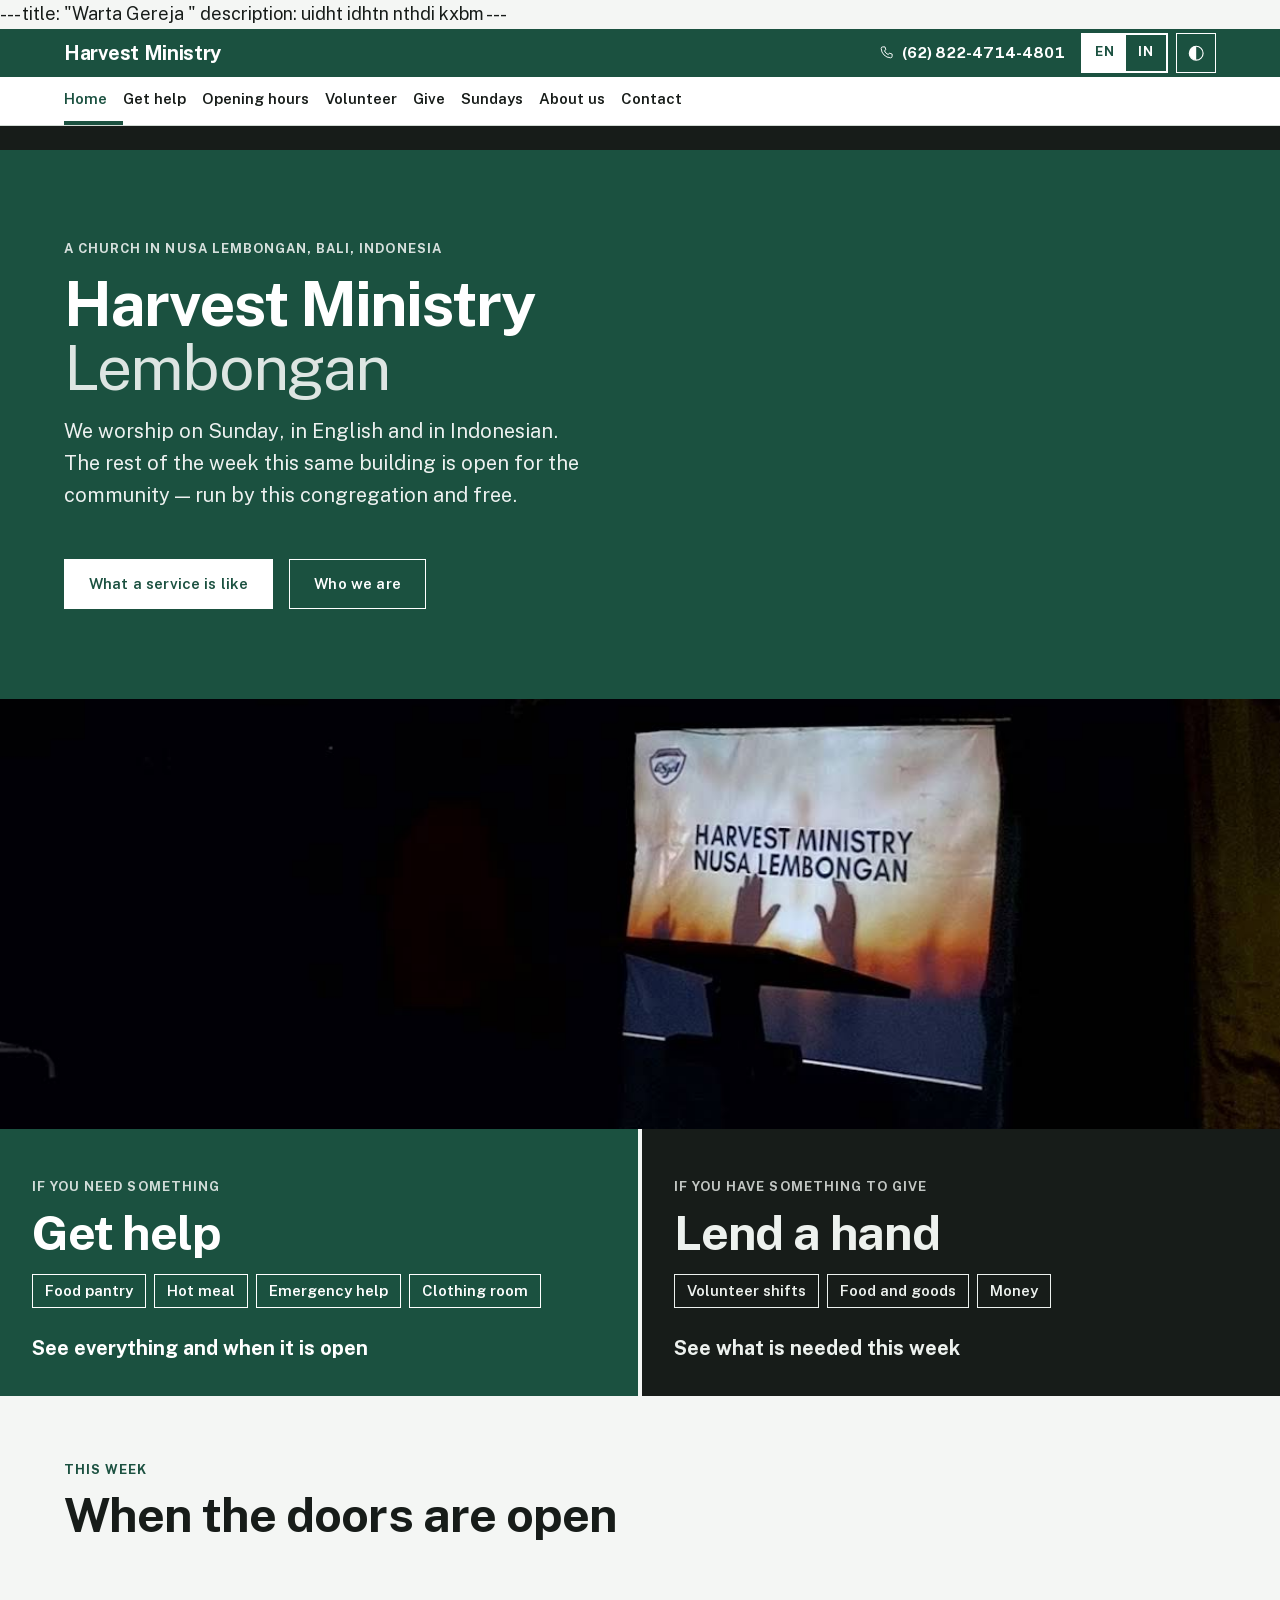
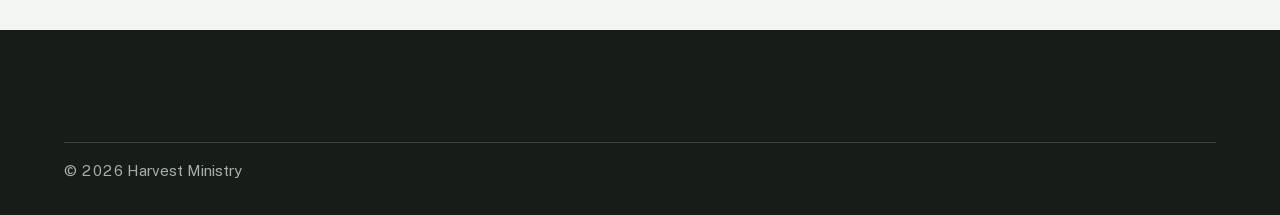
<file: index.html>
---
title: "Warta Gereja "
description: uidht idhtn nthdi kxbm
---
<!doctype html>
<html lang="en">
<head>
<meta charset="utf-8">
<meta name="viewport" content="width=device-width, initial-scale=1">
<title>Harvest Ministry, Nusa Lembongan — worship in Bahasa and English, and open all week</title>
<meta name="description" content="A church in Nusa Lembongan, Bali, Indonesia. Worship every Sunday, in Indonesian and English. Throughout the week, we offer community support and emergency assistance.">

<link rel="preload" href="./core/fonts/publicsans-var.woff2" as="font" type="font/woff2" crossorigin>
<link rel="stylesheet" href="./core/css/fonts.css">
<link rel="stylesheet" href="./core/css/tokens.css">
<link rel="stylesheet" href="./core/css/civic.css">
<link rel="stylesheet" href="./core/css/base.css">
<link rel="stylesheet" href="./core/css/components.css">
<link rel="stylesheet" href="./core/css/motion.css">
<link rel="stylesheet" href="assets/template.css">

<script type="module">
  const t = localStorage.getItem('theme');
  if (t) document.documentElement.dataset.theme = t;
  const l = localStorage.getItem('lang');
  if (l) document.documentElement.lang = l;
</script>
<script src="https://identity.netlify.com/v1/netlify-identity-widget.js"></script> 
</head>

<body>
<a class="skip-link" href="#main" data-en="Skip to content" data-in="Ir al contenido">Skip to content</a>
<svg class="icon-sprite" aria-hidden="true" focusable="false" width="0" height="0">
  <symbol id="i-contrast" viewBox="0 0 24 24"><circle cx="12" cy="12" r="9"/><path d="M12 3a9 9 0 0 0 0 18Z" fill="currentColor" stroke="none"/></symbol>
  <symbol id="i-menu" viewBox="0 0 24 24"><path d="M3 6h18M3 12h18M3 18h18"/></symbol>
  <symbol id="i-close" viewBox="0 0 24 24"><path d="M5 5l14 14M19 5L5 19"/></symbol>
  <symbol id="i-arrow-right" viewBox="0 0 24 24"><path d="M3 12h16M13 6l6 6-6 6"/></symbol>
  <symbol id="i-arrow-up-right" viewBox="0 0 24 24"><path d="M6 18L18 6M8 6h10v10"/></symbol>
  <symbol id="i-chevron-down" viewBox="0 0 24 24"><path d="M4 9l8 7 8-7"/></symbol>
  <symbol id="i-external" viewBox="0 0 24 24"><path d="M14 4h6v6M20 4L11 13M18 14v6H4V6h6"/></symbol>
  <symbol id="i-pin" viewBox="0 0 24 24"><path d="M12 21s7-6.4 7-11a7 7 0 1 0-14 0c0 4.6 7 11 7 11Z"/><circle cx="12" cy="10" r="2.5"/></symbol>
  <symbol id="i-phone" viewBox="0 0 24 24"><path d="M6 3h3.5L11 7.5 8.6 9.2a12.5 12.5 0 0 0 6.2 6.2L16.5 13l4.5 1.5V18a2.5 2.5 0 0 1-2.5 2.5A15.5 15.5 0 0 1 3.5 5.5 2.5 2.5 0 0 1 6 3Z"/></symbol>
  <symbol id="i-mail" viewBox="0 0 24 24"><path d="M3 5h18v14H3zM3 6l9 6.5L21 6"/></symbol>
  <symbol id="i-clock" viewBox="0 0 24 24"><circle cx="12" cy="12" r="9"/><path d="M12 6.5V12l4 2.5"/></symbol>
  <symbol id="i-calendar" viewBox="0 0 24 24"><path d="M4 6h16v15H4zM4 10.5h16M8.5 3v4M15.5 3v4"/></symbol>
  <symbol id="i-print" viewBox="0 0 24 24"><path d="M7 8V3h10v5M4 8h16v8h-3M7 16H4M7 13h10v8H7z"/></symbol>
  <symbol id="i-play" viewBox="0 0 24 24"><path d="M7 4l13 8-13 8Z"/></symbol>
  <symbol id="i-download" viewBox="0 0 24 24"><path d="M12 3v12M7 11l5 5 5-5M3 21h18"/></symbol>
  <symbol id="i-coin" viewBox="0 0 24 24"><path d="M2.5 7h19v10h-19z"/><circle cx="12" cy="12" r="2.6"/><path d="M5.5 7v10M18.5 7v10"/></symbol>
  <symbol id="i-book" viewBox="0 0 24 24"><path d="M12 6v15M12 6a5 5 0 0 0-5-3H3v15h4a5 5 0 0 1 5 3 5 5 0 0 1 5-3h4V3h-4a5 5 0 0 0-5 3Z"/></symbol>
  <symbol id="i-note" viewBox="0 0 24 24"><path d="M9 17V4l11-2v13"/><ellipse cx="6" cy="17.5" rx="3" ry="2.5"/><ellipse cx="17" cy="15.5" rx="3" ry="2.5"/></symbol>
</svg>

<header class="masthead">
  <div class="masthead__bar">
    <div class="frame">
      <a class="masthead__name" href="index.html" data-church="name">Commons Church</a>
      <div class="masthead__tools">
        <a class="masthead__phone" href="#" data-church-href="@tel">
          <svg class="icon" aria-hidden="true" focusable="false"><use href="#i-phone"/></svg><span data-church="phone">&nbsp;</span>
        </a>
        <!-- Tombol pilihan bahasa diubah dari ES ke IN -->
        <div class="lang-toggle" role="group" aria-label="Language / Bahasa">
          <button type="button" data-lang="en" aria-pressed="true">EN</button>
          <button type="button" data-lang="in" aria-pressed="false">IN</button>
        </div>
        <button class="theme-toggle" type="button" aria-label="Switch theme"><svg class="icon" aria-hidden="true" focusable="false"><use href="#i-contrast"/></svg></button>
      </div>
    </div>
  </div>

  <nav class="wayfinder" aria-label="Sections">
    <div class="frame">
      <button class="wayfinder-toggle" type="button" aria-expanded="false">
        <svg class="icon icon--menu" aria-hidden="true" focusable="false"><use href="#i-menu"/></svg><svg class="icon icon--close" aria-hidden="true" focusable="false"><use href="#i-close"/></svg>
        <span data-en="Menu" data-in="Menu">Menu</span>
      </button>
      <ul>
        <li><a href="index.html" data-en="Home" data-in="Beranda">Home</a></li>
        <li><a href="help.html" data-en="Get help" data-in="Bantuan">Get help</a></li>
        <li><a href="timetable.html" data-en="Opening hours" data-in="Jam Buka">Opening hours</a></li>
        <li><a href="volunteer.html" data-en="Volunteer" data-in="Relawan">Volunteer</a></li>
        <li><a href="give.html" data-en="Give" data-in="Donasi">Give</a></li>
        <li><a href="sundays.html" data-en="Sundays" data-in="Ibadah Minggu">Sundays</a></li>
        <li><a href="about.html" data-en="About us" data-in="Tentang Kami">About us</a></li>
        <li><a href="contact.html" data-en="Contact" data-in="Kontak">Contact</a></li>
      </ul>
    </div>
  </nav>
</header>

<div class="status">
  <div class="frame" data-status></div>
</div>

<main id="main">

  <section class="noticeboard">
    <div class="frame">
      <div class="noticeboard__say">
      <p class="noticeboard__kicker" data-en="A church in Nusa Lembongan, Bali, Indonesia" data-in="Sebuah Gereja di Nusa Lembongan, Bali, Indonesia">A church in Nusa Lembongan, Bali, Indonesia</p>
      <h1 class="noticeboard__name">
        <span data-church="name">Harvest Ministry</span>
        <span class="noticeboard__also" data-church="nameEs">Lembongan</span>
      </h1>
      <p class="noticeboard__where" data-en="We worship on Sunday, in English and in Indonesian. The rest of the week this same building is open for the community — run by this congregation and free." data-in="Kami beribadah pada hari Minggu, dalam bahasa Inggris dan Bahasa Indonesia. Selebihnya bangunan ini terbuka untuk melayani masyarakat secara gratis.">We worship on Sunday, in English and in Indonesian. The rest of the week this same building is open for the community — run by this congregation and free.</p>
      <p class="noticeboard__acts row">
        <a class="btn" href="sundays.html" data-en="What a service is like" data-in="Seperti apa ibadah kami">What a service is like</a>
        <a class="btn btn--ghost" href="about.html" data-en="Who we are" data-in="Siapa kami">Who we are</a>
      </p>
      </div>
      <div data-board></div>
    </div>
  </section>

  <picture class="frieze">
    <source type="image/avif" srcset="assets/img/frieze.avif">
    <img src="assets/img/frieze.jpg" data-slot="frieze" width="2000" height="520" fetchpriority="high"
         alt="Harvest Ministry Nusa Lembongan">
  </picture>

  <div class="doorways">
    <a class="door door--help" href="help.html">
      <span class="door__eyebrow" data-en="If you need something" data-in="Jika Anda memerlukan bantuan">If you need something</span>
      <span class="door__title" data-en="Get help" data-in="Minta Bantuan">Get help</span>
      <ul class="door__list">
        <li data-en="Food pantry" data-in="Pelayanan Sembako">Food pantry</li>
        <li data-en="Hot meal" data-in="Makanan Hangat">Hot meal</li>
        <li data-en="Emergency help" data-in="Bantuan Darurat">Emergency help</li>
        <li data-en="Clothing room" data-in="Ropero / Pakaian">Clothing room</li>
      </ul>
      <span class="door__go" data-en="See everything and when it is open" data-in="Lihat semua jadwal buka">See everything and when it is open</span>
    </a>

    <a class="door door--give" href="volunteer.html">
      <span class="door__eyebrow" data-en="If you have something to give" data-in="Jika Anda ingin berbagi">If you have something to give</span>
      <span class="door__title" data-en="Lend a hand" data-in="Ulurkan Tangan">Lend a hand</span>
      <ul class="door__list">
        <li data-en="Volunteer shifts" data-in="Jadwal Relawan">Volunteer shifts</li>
        <li data-en="Food and goods" data-in="Makanan &amp; Barang">Food and goods</li>
        <li data-en="Money" data-in="Donasi Dana">Money</li>
      </ul>
      <span class="door__go" data-en="See what is needed this week" data-in="Lihat kebutuhan minggu ini">See what is needed this week</span>
    </a>
  </div>

  <section class="band" data-reveal>
    <div class="frame">
      <p class="band__label" data-en="This week" data-in="Minggu ini">This week</p>
      <h2 class="band__title" data-en="When the doors are open" data-in="Jam Buka Pintu">When the doors are open</h2>
      <div data-timetable></div>
    </div>
  </section>

</main>

<footer class="signoff">
  <div class="frame">
    <p class="signoff__note">
      <span>&copy; <span data-church="@year">2026</span> <span data-church="name">&nbsp;</span></span>
    </p>
  </div>
</footer>

<script type="module">
  import { loadConfig, hydrate } from './core/js/config.js';
  import { injectSchema } from './core/js/schema.js';
  import { initTheme, initCurrentPage } from './core/js/ui.js';
  import { initReveal } from './core/js/reveal.js';
  import { initCommons } from './assets/commons.js';

  const config = await loadConfig();
  hydrate(config);
  injectSchema(config);
  initTheme();
  initCurrentPage('.wayfinder a');
  initCommons(config);
  initReveal();
</script>
<script>
  if (window.netlifyIdentity) {
    window.netlifyIdentity.on("init", user => {
      if (!user) {
        window.netlifyIdentity.on("login", () => {
          document.location.reload();
        });
      }
    });
  }
</script>
</body>
</html>
</file>
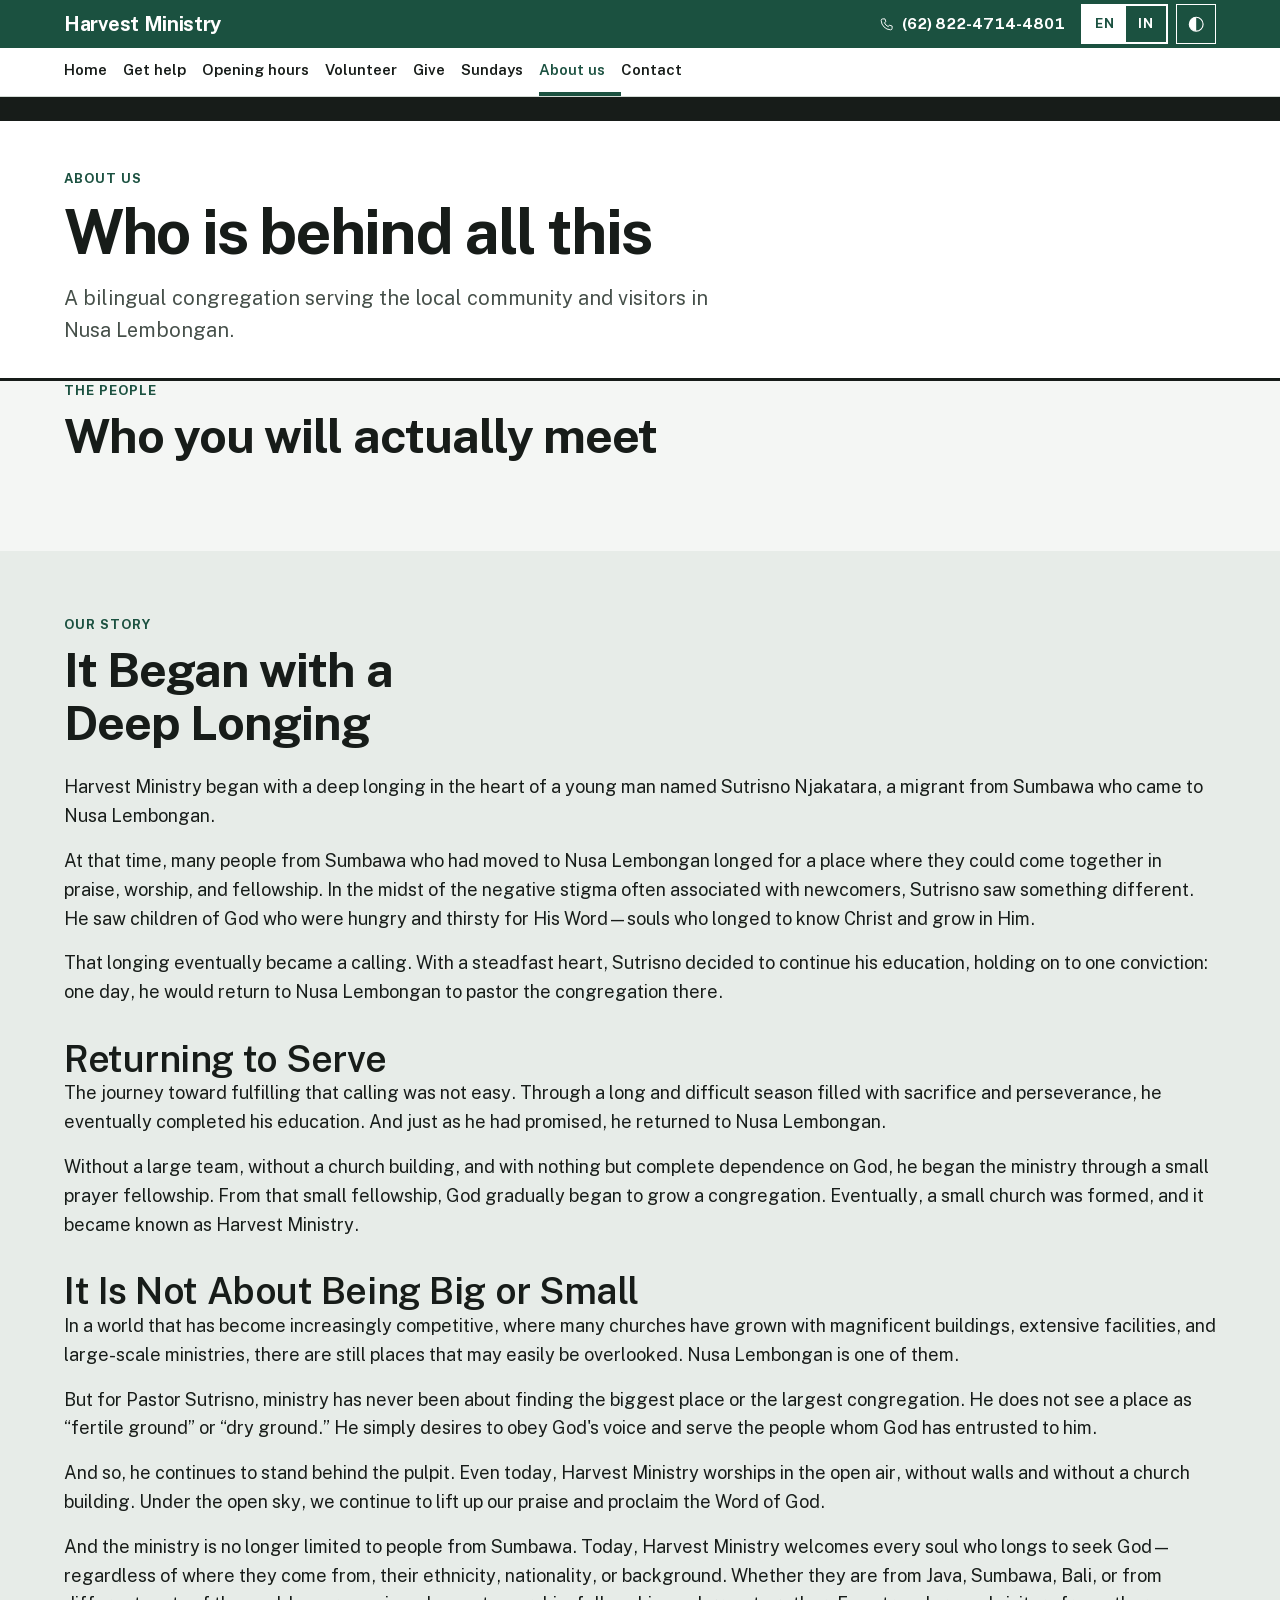
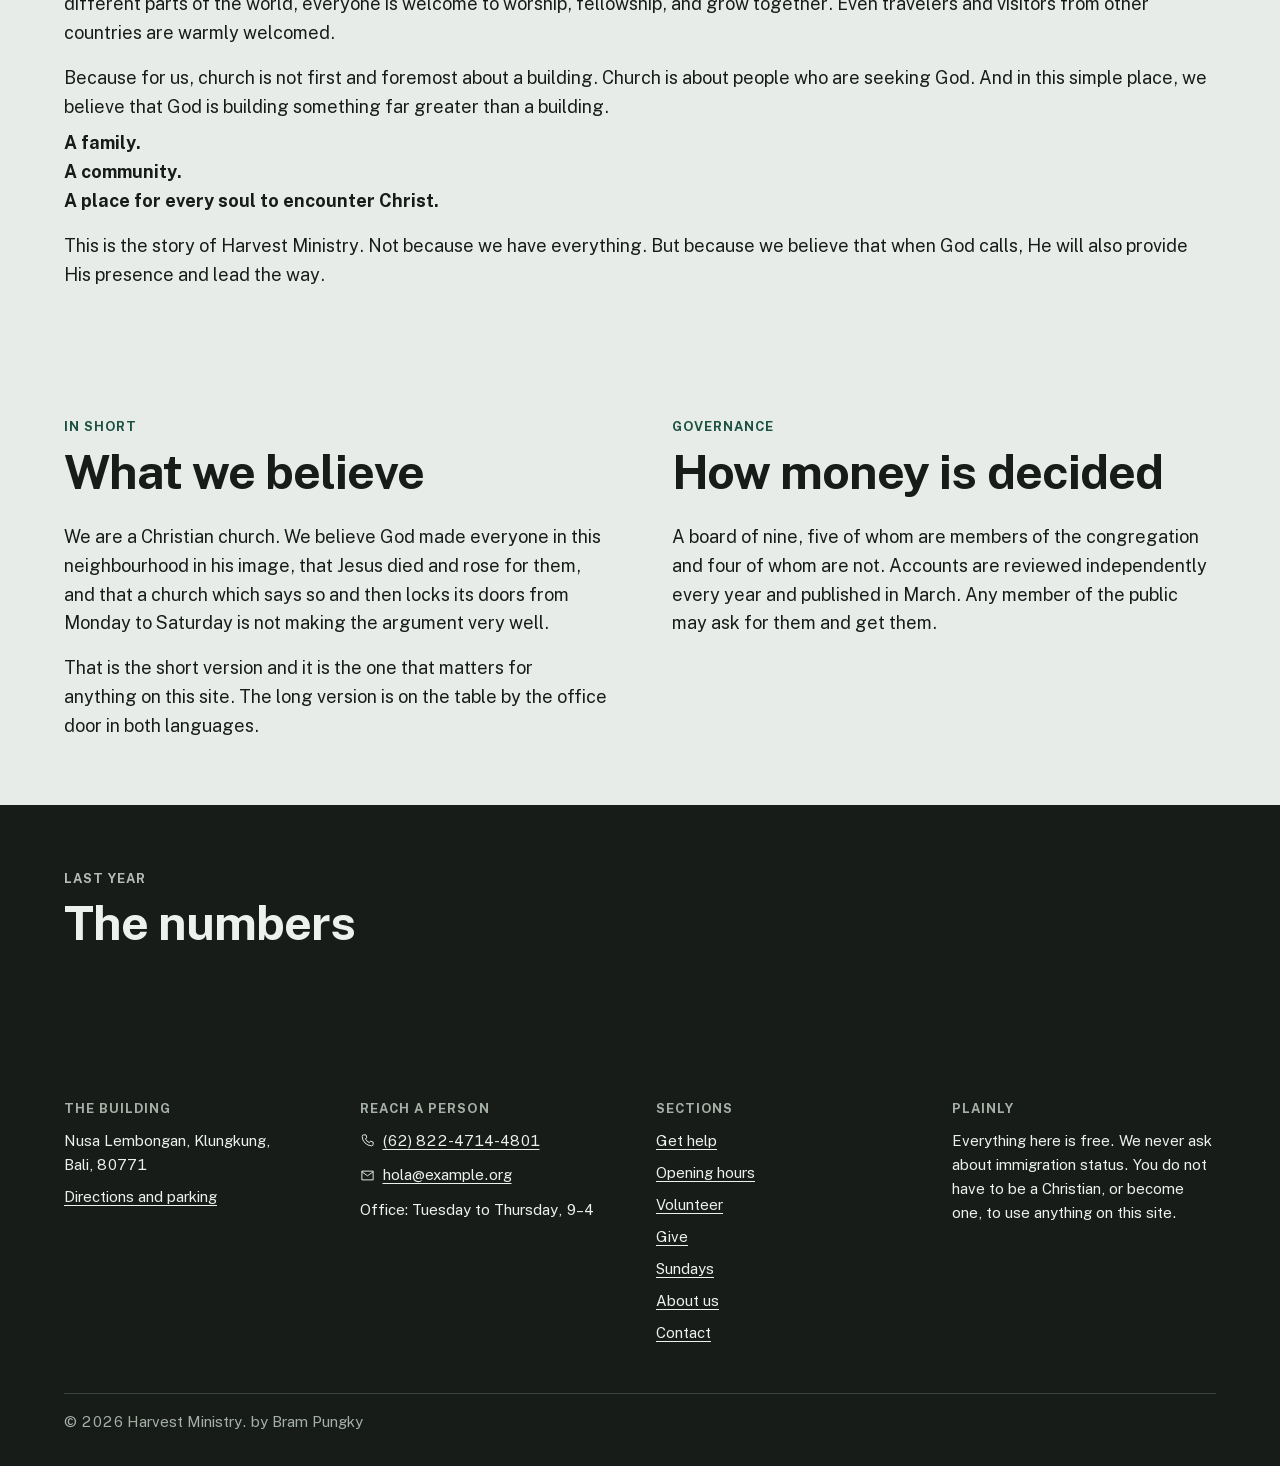
<file: about.html>
<!doctype html>
<html lang="en">
<head>
<meta charset="utf-8">
<meta name="viewport" content="width=device-width, initial-scale=1">
<title>About us — Harvest Ministry, Nusa Lembongan</title>
<meta name="description" content="Who runs Harvest Ministry, what we believe in short, and the numbers from last year. Serving the Nusa Lembongan community.">

<link rel="preload" href="./core/fonts/publicsans-var.woff2" as="font" type="font/woff2" crossorigin>
<link rel="stylesheet" href="./core/css/fonts.css">
<link rel="stylesheet" href="./core/css/tokens.css">
<link rel="stylesheet" href="./core/css/civic.css">
<link rel="stylesheet" href="./core/css/base.css">
<link rel="stylesheet" href="./core/css/components.css">
<link rel="stylesheet" href="./core/css/motion.css">
<link rel="stylesheet" href="assets/template.css">

<script type="module">
  const t = localStorage.getItem('theme');
  if (t) document.documentElement.dataset.theme = t;
  const l = localStorage.getItem('lang');
  if (l) document.documentElement.lang = l;
</script>
</head>

<body>
<a class="skip-link" href="#main" data-en="Skip to content" data-in="Lewati ke konten">Skip to content</a>
<svg class="icon-sprite" aria-hidden="true" focusable="false" width="0" height="0">
  <symbol id="i-contrast" viewBox="0 0 24 24"><circle cx="12" cy="12" r="9"/><path d="M12 3a9 9 0 0 0 0 18Z" fill="currentColor" stroke="none"/></symbol>
  <symbol id="i-menu" viewBox="0 0 24 24"><path d="M3 6h18M3 12h18M3 18h18"/></symbol>
  <symbol id="i-close" viewBox="0 0 24 24"><path d="M5 5l14 14M19 5L5 19"/></symbol>
  <symbol id="i-arrow-right" viewBox="0 0 24 24"><path d="M3 12h16M13 6l6 6-6 6"/></symbol>
  <symbol id="i-arrow-up-right" viewBox="0 0 24 24"><path d="M6 18L18 6M8 6h10v10"/></symbol>
  <symbol id="i-chevron-down" viewBox="0 0 24 24"><path d="M4 9l8 7 8-7"/></symbol>
  <symbol id="i-external" viewBox="0 0 24 24"><path d="M14 4h6v6M20 4L11 13M18 14v6H4V6h6"/></symbol>
  <symbol id="i-pin" viewBox="0 0 24 24"><path d="M12 21s7-6.4 7-11a7 7 0 1 0-14 0c0 4.6 7 11 7 11Z"/><circle cx="12" cy="10" r="2.5"/></symbol>
  <symbol id="i-phone" viewBox="0 0 24 24"><path d="M6 3h3.5L11 7.5 8.6 9.2a12.5 12.5 0 0 0 6.2 6.2L16.5 13l4.5 1.5V18a2.5 2.5 0 0 1-2.5 2.5A15.5 15.5 0 0 1 3.5 5.5 2.5 2.5 0 0 1 6 3Z"/></symbol>
  <symbol id="i-mail" viewBox="0 0 24 24"><path d="M3 5h18v14H3zM3 6l9 6.5L21 6"/></symbol>
  <symbol id="i-clock" viewBox="0 0 24 24"><circle cx="12" cy="12" r="9"/><path d="M12 6.5V12l4 2.5"/></symbol>
  <symbol id="i-calendar" viewBox="0 0 24 24"><path d="M4 6h16v15H4zM4 10.5h16M8.5 3v4M15.5 3v4"/></symbol>
  <symbol id="i-print" viewBox="0 0 24 24"><path d="M7 8V3h10v5M4 8h16v8h-3M7 16H4M7 13h10v8H7z"/></symbol>
  <symbol id="i-play" viewBox="0 0 24 24"><path d="M7 4l13 8-13 8Z"/></symbol>
  <symbol id="i-download" viewBox="0 0 24 24"><path d="M12 3v12M7 11l5 5 5-5M3 21h18"/></symbol>
  <symbol id="i-coin" viewBox="0 0 24 24"><path d="M2.5 7h19v10h-19z"/><circle cx="12" cy="12" r="2.6"/><path d="M5.5 7v10M18.5 7v10"/></symbol>
  <symbol id="i-book" viewBox="0 0 24 24"><path d="M12 6v15M12 6a5 5 0 0 0-5-3H3v15h4a5 5 0 0 1 5 3 5 5 0 0 1 5-3h4V3h-4a5 5 0 0 0-5 3Z"/></symbol>
  <symbol id="i-note" viewBox="0 0 24 24"><path d="M9 17V4l11-2v13"/><ellipse cx="6" cy="17.5" rx="3" ry="2.5"/><ellipse cx="17" cy="15.5" rx="3" ry="2.5"/></symbol>
</svg>

<header class="masthead">
  <div class="masthead__bar">
    <div class="frame">
      <a class="masthead__name" href="index.html" data-church="name">Harvest Ministry</a>
      <div class="masthead__tools">
        <a class="masthead__phone" href="#" data-church-href="@tel">
          <svg class="icon" aria-hidden="true" focusable="false"><use href="#i-phone"/></svg><span data-church="phone">&nbsp;</span>
        </a>
        <div class="lang-toggle" role="group" aria-label="Language / Bahasa">
          <button type="button" data-lang="en" aria-pressed="true">EN</button>
          <button type="button" data-lang="in" aria-pressed="false">IN</button>
        </div>
        <button class="theme-toggle" type="button" aria-label="Switch theme"><svg class="icon" aria-hidden="true" focusable="false"><use href="#i-contrast"/></svg></button>
      </div>
    </div>
  </div>

  <nav class="wayfinder" aria-label="Sections">
    <div class="frame">
      <button class="wayfinder-toggle" type="button" aria-expanded="false">
        <svg class="icon icon--menu" aria-hidden="true" focusable="false"><use href="#i-menu"/></svg><svg class="icon icon--close" aria-hidden="true" focusable="false"><use href="#i-close"/></svg>
        <span data-en="Menu" data-in="Menu">Menu</span>
      </button>
      <ul>
        <li><a href="index.html" data-en="Home" data-in="Beranda">Home</a></li>
        <li><a href="help.html" data-en="Get help" data-in="Bantuan">Get help</a></li>
        <li><a href="timetable.html" data-en="Opening hours" data-in="Jam Buka">Opening hours</a></li>
        <li><a href="volunteer.html" data-en="Volunteer" data-in="Relawan">Volunteer</a></li>
        <li><a href="give.html" data-en="Give" data-in="Donasi">Give</a></li>
        <li><a href="sundays.html" data-en="Sundays" data-in="Ibadah Minggu">Sundays</a></li>
        <li><a href="about.html" data-en="About us" data-in="Tentang Kami">About us</a></li>
        <li><a href="contact.html" data-en="Contact" data-in="Kontak">Contact</a></li>
      </ul>
    </div>
  </nav>
</header>

<div class="status">
  <div class="frame" data-status></div>
</div>

<main id="main">

  <div class="band pagehead">
    <div class="frame">
      <p class="band__label" data-en="About us" data-in="Tentang Kami">About us</p>
      <h1 data-en="Who is behind all this" data-in="Pihak di balik pelayanan ini">Who is behind all this</h1>
      <p class="pagehead__lede" data-en="A bilingual congregation serving the local community and visitors in Nusa Lembongan." data-in="Komunitas jemaat yang melayani masyarakat lokal dan pendatang di Nusa Lembongan dengan penuh kasih.">A bilingual congregation serving the local community and visitors in Nusa Lembongan.</p>
    </div>
  </div>

  <section class="band" data-reveal>
    <div class="frame">
      <p class="band__label" data-en="The people" data-in="Para Pelayan">The people</p>
      <h2 class="band__title" data-en="Who you will actually meet" data-in="Tim yang melayani Anda">Who you will actually meet</h2>
      <div data-staff></div>
    </div>
  </section>

  <!-- BAGIAN SEJARAH / HISTORY -->
  <section class="band band--tint" data-reveal>
    <div class="frame">
      <div class="history-content">
        <p class="band__label" data-en="Our Story" data-in="Kisah Kami">Our Story</p>
        
        <!-- Versi Inggris -->
        <div lang="en">
          <h2 class="band__title">It Began with a Deep Longing</h2>
          <p>Harvest Ministry began with a deep longing in the heart of a young man named Sutrisno Njakatara, a migrant from Sumbawa who came to Nusa Lembongan.</p>
          <p style="margin-block-start:var(--s-4)">At that time, many people from Sumbawa who had moved to Nusa Lembongan longed for a place where they could come together in praise, worship, and fellowship. In the midst of the negative stigma often associated with newcomers, Sutrisno saw something different. He saw children of God who were hungry and thirsty for His Word—souls who longed to know Christ and grow in Him.</p>
          <p style="margin-block-start:var(--s-4)">That longing eventually became a calling. With a steadfast heart, Sutrisno decided to continue his education, holding on to one conviction: one day, he would return to Nusa Lembongan to pastor the congregation there.</p>

          <h3 style="margin-block-start:var(--s-6)">Returning to Serve</h3>
          <p>The journey toward fulfilling that calling was not easy. Through a long and difficult season filled with sacrifice and perseverance, he eventually completed his education. And just as he had promised, he returned to Nusa Lembongan.</p>
          <p style="margin-block-start:var(--s-4)">Without a large team, without a church building, and with nothing but complete dependence on God, he began the ministry through a small prayer fellowship. From that small fellowship, God gradually began to grow a congregation. Eventually, a small church was formed, and it became known as Harvest Ministry.</p>

          <h3 style="margin-block-start:var(--s-6)">It Is Not About Being Big or Small</h3>
          <p>In a world that has become increasingly competitive, where many churches have grown with magnificent buildings, extensive facilities, and large-scale ministries, there are still places that may easily be overlooked. Nusa Lembongan is one of them.</p>
          <p style="margin-block-start:var(--s-4)">But for Pastor Sutrisno, ministry has never been about finding the biggest place or the largest congregation. He does not see a place as “fertile ground” or “dry ground.” He simply desires to obey God's voice and serve the people whom God has entrusted to him.</p>
          <p style="margin-block-start:var(--s-4)">And so, he continues to stand behind the pulpit. Even today, Harvest Ministry worships in the open air, without walls and without a church building. Under the open sky, we continue to lift up our praise and proclaim the Word of God.</p>
          <p style="margin-block-start:var(--s-4)">And the ministry is no longer limited to people from Sumbawa. Today, Harvest Ministry welcomes every soul who longs to seek God—regardless of where they come from, their ethnicity, nationality, or background. Whether they are from Java, Sumbawa, Bali, or from different parts of the world, everyone is welcome to worship, fellowship, and grow together. Even travelers and visitors from other countries are warmly welcomed.</p>
          <p style="margin-block-start:var(--s-4)">Because for us, church is not first and foremost about a building. Church is about people who are seeking God. And in this simple place, we believe that God is building something far greater than a building.</p>
          <p style="margin-block-start:var(--s-2)"><strong>A family.<br>A community.<br>A place for every soul to encounter Christ.</strong></p>
          <p style="margin-block-start:var(--s-4)">This is the story of Harvest Ministry. Not because we have everything. But because we believe that when God calls, He will also provide His presence and lead the way.</p>
        </div>

        <!-- Versi Indonesia -->
        <div lang="in" style="display:none; margin-block-start:var(--s-8);">
          <h2 class="band__title">Berawal dari Sebuah Kerinduan</h2>
          <p>Harvest Ministry berawal dari sebuah kerinduan yang mendalam dalam hati seorang pemuda bernama Sutrisno Njakatara, seorang perantau dari Sumbawa yang datang ke Nusa Lembongan.</p>
          <p style="margin-block-start:var(--s-4)">Pada waktu itu, banyak perantau dari Sumbawa yang memiliki kerinduan untuk berkumpul bersama dalam pujian, penyembahan, dan persekutuan. Di tengah berbagai stigma negatif yang sering melekat kepada para pendatang, Sutrisno justru melihat sesuatu yang berbeda. Ia melihat anak-anak Tuhan yang haus dan lapar akan Firman Tuhan—jiwa-jiwa yang rindu mengenal dan bertumbuh di dalam Kristus.</p>
          <p style="margin-block-start:var(--s-4)">Kerinduan itu kemudian menjadi sebuah panggilan. Dengan keteguhan hati, Sutrisno memutuskan untuk melanjutkan pendidikannya, dengan satu tekad: suatu hari ia akan kembali ke Nusa Lembongan untuk menggembalakan jemaat di sana.</p>

          <h3 style="margin-block-start:var(--s-6)">Kembali untuk Melayani</h3>
          <p>Perjalanan untuk mewujudkan tekad tersebut tidaklah mudah. Dengan perjuangan yang panjang dan penuh pengorbanan, ia akhirnya berhasil menyelesaikan pendidikannya. Dan sebagaimana yang telah ia tekadkan, ia kembali ke Nusa Lembongan.</p>
          <p style="margin-block-start:var(--s-4)">Tanpa sebuah tim besar, tanpa fasilitas yang memadai, dan hanya dengan berserah sepenuhnya kepada Tuhan, ia mengawali pelayanan melalui sebuah persekutuan doa. Dari sebuah persekutuan kecil itu, Tuhan perlahan menumbuhkan sebuah jemaat. Hingga akhirnya lahirlah sebuah gereja kecil yang kemudian dikenal sebagai Harvest Ministry.</p>

          <h3 style="margin-block-start:var(--s-6)">Bukan Tentang Besar atau Kecil</h3>
          <p>Di tengah zaman yang semakin kompetitif, ketika banyak gereja bertumbuh dengan gedung yang megah, berbagai fasilitas, dan pelayanan yang besar, masih ada tempat-tempat yang mungkin luput dari perhatian. Nusa Lembongan adalah salah satunya.</p>
          <p style="margin-block-start:var(--s-4)">Namun bagi Pdt. Sutrisno, pelayanan bukan tentang mencari tempat yang besar atau jemaat yang banyak. Ia tidak melihat sebuah tempat sebagai “lahan basah” atau “lahan kering”. Ia hanya ingin menaati suara Tuhan dan melayani jiwa-jiwa yang dipercayakan kepadanya.</p>
          <p style="margin-block-start:var(--s-4)">Karena itu, ia tetap berdiri di mimbar. Bahkan hingga hari ini, Harvest Ministry masih beribadah di ruang terbuka, tanpa dinding dan tanpa gedung gereja. Di bawah langit terbuka, pujian tetap dinaikkan dan Firman Tuhan tetap diberitakan.</p>
          <p style="margin-block-start:var(--s-4)">Dan pelayanan ini tidak lagi terbatas bagi para perantau dari Sumbawa. Hari ini, Harvest Ministry membuka pintunya bagi setiap jiwa yang rindu mencari Tuhan—tanpa memandang dari mana mereka berasal, suku, bangsa, maupun latar belakang mereka. Baik dari Jawa, Sumbawa, Bali, maupun dari berbagai belahan dunia. Bahkan siapa pun yang datang sebagai pendatang atau wisatawan, termasuk para foreigners, dipersilakan untuk bersekutu dan bertumbuh bersama.</p>
          <p style="margin-block-start:var(--s-4)">Sebab bagi kami, gereja bukan pertama-tama tentang bangunan. Gereja adalah tentang orang-orang yang mencari Tuhan. Dan di tempat yang sederhana ini, kami percaya Tuhan sedang membangun sesuatu yang jauh lebih besar daripada sebuah gedung.</p>
          <p style="margin-block-start:var(--s-2)"><strong>Sebuah keluarga.<br>Sebuah komunitas.<br>Sebuah tempat bagi setiap jiwa untuk mengenal Kristus.</strong></p>
          <p style="margin-block-start:var(--s-4)">Inilah perjalanan Harvest Ministry. Bukan karena kami memiliki segala sesuatu. Tetapi karena kami percaya bahwa ketika Tuhan memanggil, Ia juga akan menyertai.</p>
        </div>

      </div>
    </div>
  </section>

  <section class="band band--tint" data-reveal>
    <div class="frame">
      <div class="helpdesk">
        <div>
          <p class="band__label" data-en="In short" data-in="Sekilas">In short</p>
          <h2 class="band__title" data-en="What we believe" data-in="Kepercayaan Kami">What we believe</h2>
          <p data-en="We are a Christian church. We believe God made everyone in this neighbourhood in his image, that Jesus died and rose for them, and that a church which says so and then locks its doors from Monday to Saturday is not making the argument very well." data-in="Kami adalah gereja Kristen. Kami percaya Tuhan menciptakan setiap orang di komunitas ini menurut gambar-Nya, bahwa Yesus mati dan bangkit bagi mereka, dan gereja harus hadir melayani setiap hari, bukan hanya pada hari Minggu.">We are a Christian church. We believe God made everyone in this neighbourhood in his image, that Jesus died and rose for them, and that a church which says so and then locks its doors from Monday to Saturday is not making the argument very well.</p>
          <p style="margin-block-start:var(--s-4)" data-en="That is the short version and it is the one that matters for anything on this site. The long version is on the table by the office door in both languages." data-in="Itu adalah ringkasan singkatnya. Versi lengkap tersedia di meja dekat kantor gereja dalam berbagai bahasa.">That is the short version and it is the one that matters for anything on this site. The long version is on the table by the office door in both languages.</p>
        </div>
        <div>
          <p class="band__label" data-en="Governance" data-in="Tata Kelola">Governance</p>
          <h2 class="band__title" data-en="How money is decided" data-in="Pengelolaan Keuangan">How money is decided</h2>
          <p data-en="A board of nine, five of whom are members of the congregation and four of whom are not. Accounts are reviewed independently every year and published in March. Any member of the public may ask for them and get them." data-in="Dewan pengurus yang terdiri dari para pemimpin jemaat dan perwakilan masyarakat. Laporan keuangan ditinjau secara independen setiap tahun dan terbuka untuk umum.">A board of nine, five of whom are members of the congregation and four of whom are not. Accounts are reviewed independently every year and published in March. Any member of the public may ask for them and get them.</p>
        </div>
      </div>
    </div>
  </section>

  <section class="band band--ink" data-reveal>
    <div class="frame">
      <p class="band__label" data-en="Last year" data-in="Tahun Lalu">Last year</p>
      <h2 class="band__title" data-en="The numbers" data-in="Laporan Angka">The numbers</h2>
      <div data-impact></div>
    </div>
  </section>

</main>

<footer class="signoff">
  <div class="frame">
    <div class="signoff__grid">
      <div>
        <h2 data-en="The building" data-in="Lokasi Bangunan">The building</h2>
        <p data-church="@address">&nbsp;</p>
        <p style="margin-block-start:var(--s-2)">
          <a class="with-icon" href="#" data-church-href="@maps" data-en="Directions and parking" data-in="Petunjuk arah dan parkir">Directions and parking</a>
        </p>
      </div>
      <div>
        <h2 data-en="Reach a person" data-in="Hubungi Kami">Reach a person</h2>
        <ul>
          <li><a class="with-icon" href="#" data-church-href="@tel"><svg class="icon" aria-hidden="true" focusable="false"><use href="#i-phone"/></svg><span data-church="phone">&nbsp;</span></a></li>
          <li><a class="with-icon" href="#" data-church-href="@email"><svg class="icon" aria-hidden="true" focusable="false"><use href="#i-mail"/></svg><span data-church="email">&nbsp;</span></a></li>
          <li data-en="Office: Tuesday to Thursday, 9–4" data-in="Kantor: Selasa sampai Kamis, 09.00–16.00">Office: Tuesday to Thursday, 9–4</li>
        </ul>
      </div>
      <div>
        <h2 data-en="Sections" data-in="Bagian">Sections</h2>
        <ul>
          <li><a href="help.html" data-en="Get help" data-in="Minta Bantuan">Get help</a></li>
          <li><a href="timetable.html" data-en="Opening hours" data-in="Jam Buka">Opening hours</a></li>
          <li><a href="volunteer.html" data-en="Volunteer" data-in="Relawan">Volunteer</a></li>
          <li><a href="give.html" data-en="Give" data-in="Pemberian">Give</a></li>
          <li><a href="sundays.html" data-en="Sundays" data-in="Ibadah Minggu">Sundays</a></li>
          <li><a href="about.html" data-en="About us" data-in="Tentang Kami">About us</a></li>
          <li><a href="contact.html" data-en="Contact" data-in="Kontak">Contact</a></li>
        </ul>
      </div>
      <div>
        <h2 data-en="Plainly" data-in="Secara Terbuka">Plainly</h2>
        <p data-en="Everything here is free. We never ask about immigration status. You do not have to be a Christian, or become one, to use anything on this site." data-in="Semua layanan di sini gratis. Anda tidak harus menjadi seorang Kristen untuk menggunakan fasilitas yang tersedia.">Everything here is free. We never ask about immigration status. You do not have to be a Christian, or become one, to use anything on this site.</p>
      </div>
    </div>

    <p class="signoff__note">
      <span>&copy; <span data-church="@year">2026</span> <span data-church="name">&nbsp;</span>. by Bram Pungky</span>
    </p>
  </div>
</footer>

<script type="module">
  import { loadConfig, hydrate } from './core/js/config.js';
  import { injectSchema } from './core/js/schema.js';
  import { initTheme, initCurrentPage } from './core/js/ui.js';
  import { initReveal } from './core/js/reveal.js';
  import { initCommons } from './assets/commons.js';

  const config = await loadConfig();
  hydrate(config);
  injectSchema(config);
  initTheme();
  initCurrentPage('.wayfinder a');
  initCommons(config);
  initReveal();
</script>
<script>
  // Fungsi sederhana untuk menyembunyikan/menampilkan teks berdasarkan atribut lang di tag <html>
  function updateLanguageDisplay() {
    const currentLang = document.documentElement.lang || 'en';
    document.querySelectorAll('[lang]').forEach(el => {
      if (el.getAttribute('lang') === currentLang) {
        el.style.display = 'block';
      } else {
        el.style.display = 'none';
      }
    });
  }

  // Jalankan saat halaman dimuat
  document.addEventListener('DOMContentLoaded', updateLanguageDisplay);

  // Pantau jika tombol bahasa diklik
  document.querySelectorAll('.lang-toggle button').forEach(btn => {
    btn.addEventListener('click', () => {
      setTimeout(updateLanguageDisplay, 50); // Beri jeda sedikit agar atribut lang di html sempat berubah
    });
  });
</script>
</body>
</html>
</file>
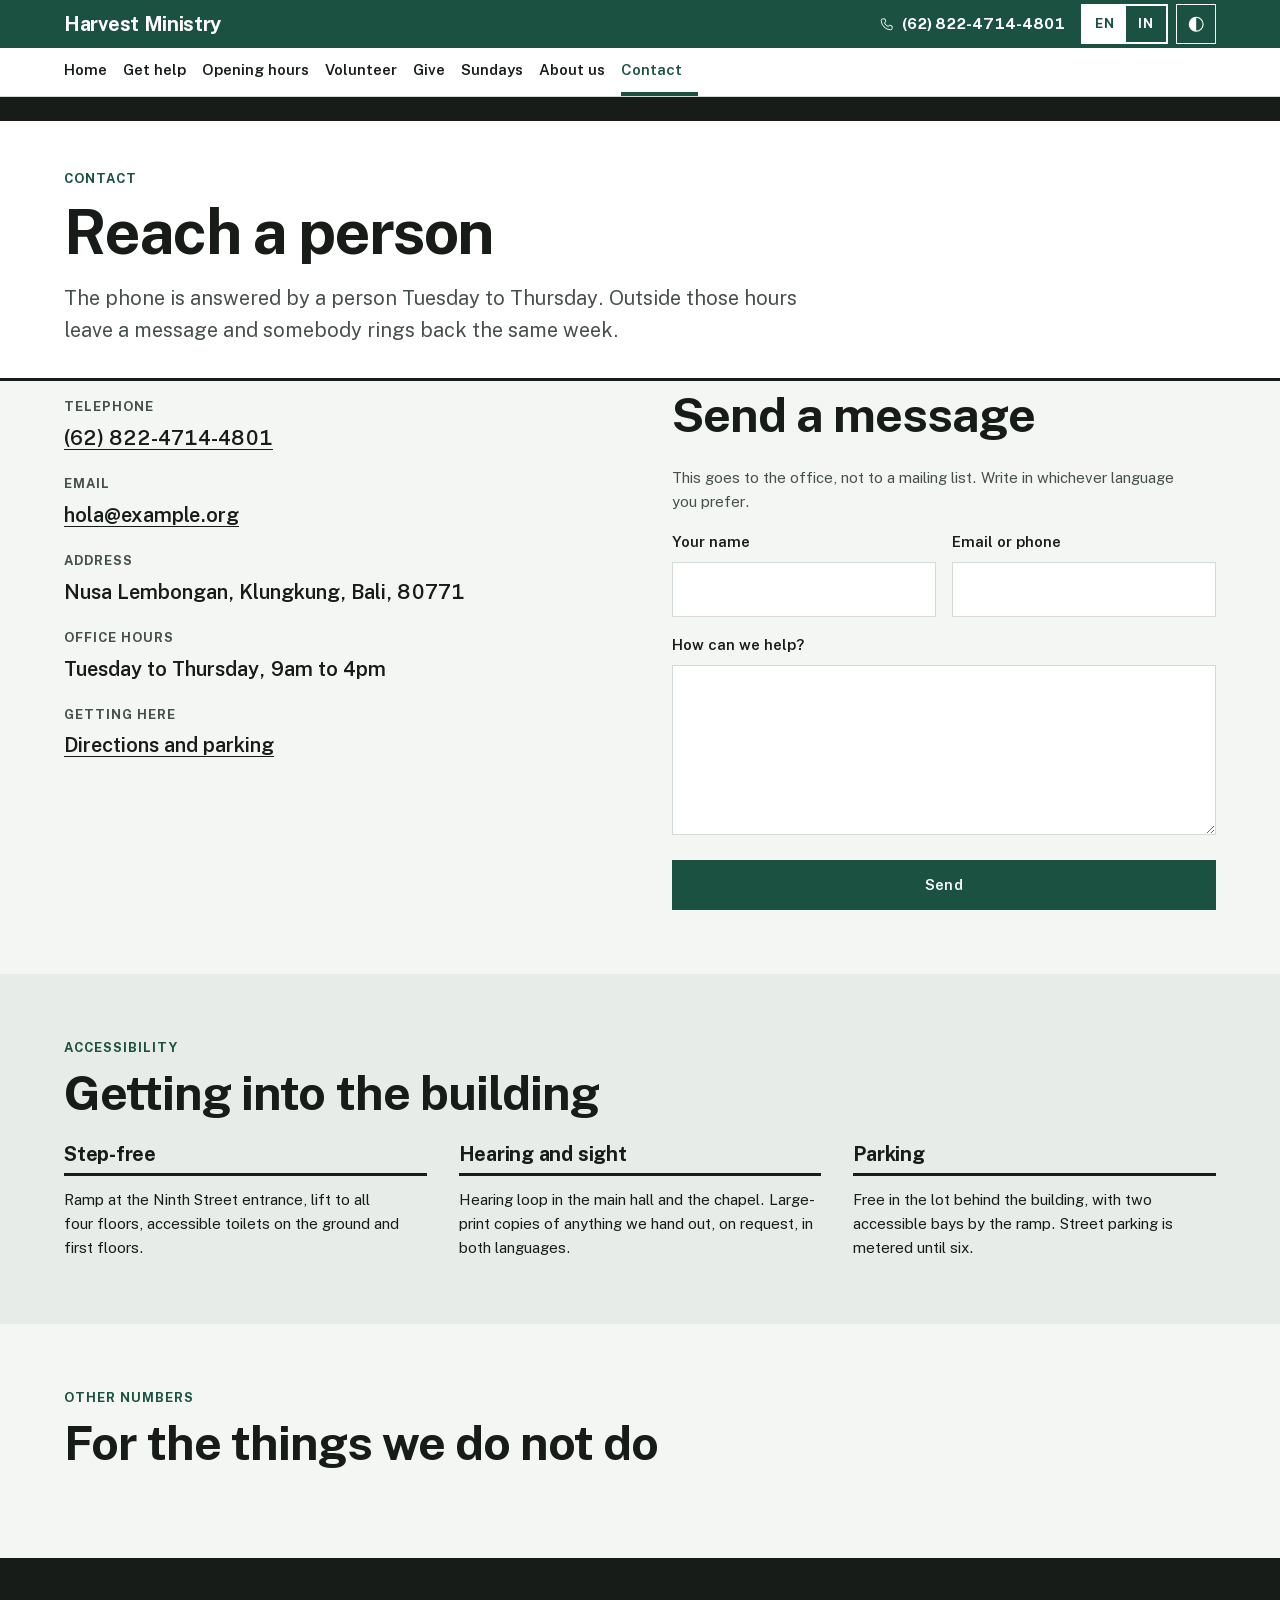
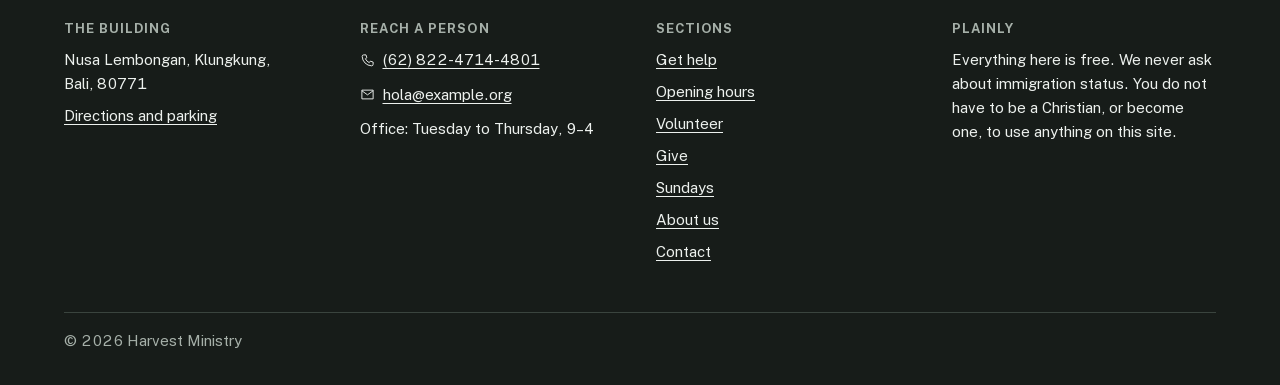
<file: contact.html>
<!doctype html>
<html lang="en">
<head>
<meta charset="utf-8">
<meta name="viewport" content="width=device-width, initial-scale=1">
<title>Contact — Harvest Ministry, Nusa Lembongan</title>
<meta name="description" content="Phone, email, address, office hours and accessibility for Harvest Ministry, Nusa Lembongan. Plus who to call for the things we do not do.">

<link rel="preload" href="./core/fonts/publicsans-var.woff2" as="font" type="font/woff2" crossorigin>
<link rel="stylesheet" href="./core/css/fonts.css">
<link rel="stylesheet" href="./core/css/tokens.css">
<link rel="stylesheet" href="./core/css/civic.css">
<link rel="stylesheet" href="./core/css/base.css">
<link rel="stylesheet" href="./core/css/components.css">
<link rel="stylesheet" href="./core/css/motion.css">
<link rel="stylesheet" href="assets/template.css">

<script type="module">
  const t = localStorage.getItem('theme');
  if (t) document.documentElement.dataset.theme = t;
  const l = localStorage.getItem('lang');
  if (l) document.documentElement.lang = l;
</script>
</head>

<body>
<a class="skip-link" href="#main" data-en="Skip to content" data-in="Lewati ke konten">Skip to content</a>
<svg class="icon-sprite" aria-hidden="true" focusable="false" width="0" height="0">
  <symbol id="i-contrast" viewBox="0 0 24 24"><circle cx="12" cy="12" r="9"/><path d="M12 3a9 9 0 0 0 0 18Z" fill="currentColor" stroke="none"/></symbol>
  <symbol id="i-menu" viewBox="0 0 24 24"><path d="M3 6h18M3 12h18M3 18h18"/></symbol>
  <symbol id="i-close" viewBox="0 0 24 24"><path d="M5 5l14 14M19 5L5 19"/></symbol>
  <symbol id="i-arrow-right" viewBox="0 0 24 24"><path d="M3 12h16M13 6l6 6-6 6"/></symbol>
  <symbol id="i-arrow-up-right" viewBox="0 0 24 24"><path d="M6 18L18 6M8 6h10v10"/></symbol>
  <symbol id="i-chevron-down" viewBox="0 0 24 24"><path d="M4 9l8 7 8-7"/></symbol>
  <symbol id="i-external" viewBox="0 0 24 24"><path d="M14 4h6v6M20 4L11 13M18 14v6H4V6h6"/></symbol>
  <symbol id="i-pin" viewBox="0 0 24 24"><path d="M12 21s7-6.4 7-11a7 7 0 1 0-14 0c0 4.6 7 11 7 11Z"/><circle cx="12" cy="10" r="2.5"/></symbol>
  <symbol id="i-phone" viewBox="0 0 24 24"><path d="M6 3h3.5L11 7.5 8.6 9.2a12.5 12.5 0 0 0 6.2 6.2L16.5 13l4.5 1.5V18a2.5 2.5 0 0 1-2.5 2.5A15.5 15.5 0 0 1 3.5 5.5 2.5 2.5 0 0 1 6 3Z"/></symbol>
  <symbol id="i-mail" viewBox="0 0 24 24"><path d="M3 5h18v14H3zM3 6l9 6.5L21 6"/></symbol>
  <symbol id="i-clock" viewBox="0 0 24 24"><circle cx="12" cy="12" r="9"/><path d="M12 6.5V12l4 2.5"/></symbol>
  <symbol id="i-calendar" viewBox="0 0 24 24"><path d="M4 6h16v15H4zM4 10.5h16M8.5 3v4M15.5 3v4"/></symbol>
  <symbol id="i-print" viewBox="0 0 24 24"><path d="M7 8V3h10v5M4 8h16v8h-3M7 16H4M7 13h10v8H7z"/></symbol>
  <symbol id="i-play" viewBox="0 0 24 24"><path d="M7 4l13 8-13 8Z"/></symbol>
  <symbol id="i-download" viewBox="0 0 24 24"><path d="M12 3v12M7 11l5 5 5-5M3 21h18"/></symbol>
  <symbol id="i-coin" viewBox="0 0 24 24"><path d="M2.5 7h19v10h-19z"/><circle cx="12" cy="12" r="2.6"/><path d="M5.5 7v10M18.5 7v10"/></symbol>
  <symbol id="i-book" viewBox="0 0 24 24"><path d="M12 6v15M12 6a5 5 0 0 0-5-3H3v15h4a5 5 0 0 1 5 3 5 5 0 0 1 5-3h4V3h-4a5 5 0 0 0-5 3Z"/></symbol>
  <symbol id="i-note" viewBox="0 0 24 24"><path d="M9 17V4l11-2v13"/><ellipse cx="6" cy="17.5" rx="3" ry="2.5"/><ellipse cx="17" cy="15.5" rx="3" ry="2.5"/></symbol>
</svg>

<header class="masthead">
  <div class="masthead__bar">
    <div class="frame">
      <a class="masthead__name" href="index.html" data-church="name">Harvest Ministry</a>
      <div class="masthead__tools">
        <a class="masthead__phone" href="#" data-church-href="@tel">
          <svg class="icon" aria-hidden="true" focusable="false"><use href="#i-phone"/></svg><span data-church="phone">&nbsp;</span>
        </a>
        <div class="lang-toggle" role="group" aria-label="Language / Bahasa">
          <button type="button" data-lang="en" aria-pressed="true">EN</button>
          <button type="button" data-lang="in" aria-pressed="false">IN</button>
        </div>
        <button class="theme-toggle" type="button" aria-label="Switch theme"><svg class="icon" aria-hidden="true" focusable="false"><use href="#i-contrast"/></svg></button>
      </div>
    </div>
  </div>

  <nav class="wayfinder" aria-label="Sections">
    <div class="frame">
      <button class="wayfinder-toggle" type="button" aria-expanded="false">
        <svg class="icon icon--menu" aria-hidden="true" focusable="false"><use href="#i-menu"/></svg><svg class="icon icon--close" aria-hidden="true" focusable="false"><use href="#i-close"/></svg>
        <span data-en="Menu" data-in="Menu">Menu</span>
      </button>
      <ul>
        <li><a href="index.html" data-en="Home" data-in="Beranda">Home</a></li>
        <li><a href="help.html" data-en="Get help" data-in="Bantuan">Get help</a></li>
        <li><a href="timetable.html" data-en="Opening hours" data-in="Jam Buka">Opening hours</a></li>
        <li><a href="volunteer.html" data-en="Volunteer" data-in="Relawan">Volunteer</a></li>
        <li><a href="give.html" data-en="Give" data-in="Donasi">Give</a></li>
        <li><a href="sundays.html" data-en="Sundays" data-in="Ibadah Minggu">Sundays</a></li>
        <li><a href="about.html" data-en="About us" data-in="Tentang Kami">About us</a></li>
        <li><a href="contact.html" data-en="Contact" data-in="Kontak">Contact</a></li>
      </ul>
    </div>
  </nav>
</header>

<div class="status">
  <div class="frame" data-status></div>
</div>

<main id="main">

  <div class="band pagehead">
    <div class="frame">
      <p class="band__label" data-en="Contact" data-in="Kontak">Contact</p>
      <h1 data-en="Reach a person" data-in="Hubungi Kami">Reach a person</h1>
      <p class="pagehead__lede" data-en="The phone is answered by a person Tuesday to Thursday. Outside those hours leave a message and somebody rings back the same week." data-in="Telepon akan dijawab oleh staf kami dari hari Selasa hingga Kamis. Di luar jam tersebut, silakan tinggalkan pesan dan kami akan segera menghubungi Anda kembali.">The phone is answered by a person Tuesday to Thursday. Outside those hours leave a message and somebody rings back the same week.</p>
    </div>
  </div>

  <section class="band" data-reveal>
    <div class="frame">
      <div class="helpdesk">
        <div>
          <dl>
            <dt data-en="Telephone" data-in="Telepon">Telephone</dt>
            <dd><a href="#" data-church-href="@tel" data-church="phone">&nbsp;</a></dd>
            <dt data-en="Email" data-in="Email">Email</dt>
            <dd><a href="#" data-church-href="@email" data-church="email">&nbsp;</a></dd>
            <dt data-en="Address" data-in="Alamat">Address</dt>
            <dd data-church="@address">&nbsp;</dd>
            <dt data-en="Office hours" data-in="Jam Kantor">Office hours</dt>
            <dd data-en="Tuesday to Thursday, 9am to 4pm" data-in="Selasa sampai Kamis, pukul 09.00 - 16.00">Tuesday to Thursday, 9am to 4pm</dd>
            <dt data-en="Getting here" data-in="Petunjuk Arah">Getting here</dt>
            <dd><a href="#" data-church-href="@maps" data-en="Directions and parking" data-in="Petunjuk arah dan area parkir">Directions and parking</a></dd>
          </dl>
        </div>
        <div>
          <h2 class="band__title" data-en="Send a message" data-in="Kirim Pesan">Send a message</h2>
          <form class="stack" action="#" method="post">
            <p style="font-size:var(--t-sm);color:var(--fg-muted)"
               data-en="This goes to the office, not to a mailing list. Write in whichever language you prefer." data-in="Pesan ini akan langsung dikirim ke kantor, bukan ke milis. Silakan tulis dalam bahasa pilihan Anda.">This goes to the office, not to a mailing list. Write in whichever language you prefer.</p>
            <div class="form-grid">
              <div><label for="n" data-en="Your name" data-in="Nama Anda">Your name</label><input id="n" name="name" type="text" autocomplete="name" required></div>
              <div><label for="e" data-en="Email or phone" data-in="Email atau nomor telepon">Email or phone</label><input id="e" name="contact" type="text" required></div>
              <div class="form-field--full"><label for="m" data-en="How can we help?" data-in="Ada yang bisa kami bantu?">How can we help?</label><textarea id="m" name="message" rows="5"></textarea></div>
            </div>
            <button class="btn" type="submit" data-en="Send" data-in="Kirim">Send</button>
          </form>
        </div>
      </div>
    </div>
  </section>

  <section class="band band--tint" data-reveal>
    <div class="frame">
      <p class="band__label" data-en="Accessibility" data-in="Aksesibilitas">Accessibility</p>
      <h2 class="band__title" data-en="Getting into the building" data-in="Akses Masuk Gedung">Getting into the building</h2>
      <div class="plainly">
        <div>
          <h3 data-en="Step-free" data-in="Bebas Tangga / Rampa">Step-free</h3>
          <p data-en="Ramp at the Ninth Street entrance, lift to all four floors, accessible toilets on the ground and first floors." data-in="Tersedia jalur rampa di akses utama, lift menuju lantai atas, serta toilet ramah disabilitas di area lantai dasar.">Ramp at the Ninth Street entrance, lift to all four floors, accessible toilets on the ground and first floors.</p>
        </div>
        <div>
          <h3 data-en="Hearing and sight" data-in="Pendengaran dan Penglihatan">Hearing and sight</h3>
          <p data-en="Hearing loop in the main hall and the chapel. Large-print copies of anything we hand out, on request, in both languages." data-en="Sistem pengeras suara dan loop pendengaran di aula utama. Salinan cetakan berhuruf besar tersedia atas permintaan dalam berbagai bahasa.">Hearing loop in the main hall and the chapel. Large-print copies of anything we hand out, on request, in both languages.</p>
        </div>
        <div>
          <h3 data-en="Parking" data-in="Parkir">Parking</h3>
          <p data-en="Free in the lot behind the building, with two accessible bays by the ramp. Street parking is metered until six." data-in="Area parkir gratis tersedia di bagian belakang gedung dengan slot khusus disabilitas dan kendaraan bermotor.">Free in the lot behind the building, with two accessible bays by the ramp. Street parking is metered until six.</p>
        </div>
      </div>
    </div>
  </section>

  <section class="band" data-reveal>
    <div class="frame">
      <p class="band__label" data-en="Other numbers" data-in="Kontak Lainnya">Other numbers</p>
      <h2 class="band__title" data-en="For the things we do not do" data-in="Untuk Layanan Lain di Luar Kapasitas Kami">For the things we do not do</h2>
      <div data-partners></div>
    </div>
  </section>

</main>

<footer class="signoff">
  <div class="frame">
    <div class="signoff__grid">
      <div>
        <h2 data-en="The building" data-in="Lokasi Bangunan">The building</h2>
        <p data-church="@address">&nbsp;</p>
        <p style="margin-block-start:var(--s-2)">
          <a class="with-icon" href="#" data-church-href="@maps" data-en="Directions and parking" data-in="Petunjuk arah dan parkir">Directions and parking</a>
        </p>
      </div>
      <div>
        <h2 data-en="Reach a person" data-in="Hubungi Kami">Reach a person</h2>
        <ul>
          <li><a class="with-icon" href="#" data-church-href="@tel"><svg class="icon" aria-hidden="true" focusable="false"><use href="#i-phone"/></svg><span data-church="phone">&nbsp;</span></a></li>
          <li><a class="with-icon" href="#" data-church-href="@email"><svg class="icon" aria-hidden="true" focusable="false"><use href="#i-mail"/></svg><span data-church="email">&nbsp;</span></a></li>
          <li data-en="Office: Tuesday to Thursday, 9–4" data-in="Kantor: Selasa sampai Kamis, 09.00–16.00">Office: Tuesday to Thursday, 9–4</li>
        </ul>
      </div>
      <div>
        <h2 data-en="Sections" data-in="Bagian">Sections</h2>
        <ul>
          <li><a href="help.html" data-en="Get help" data-in="Minta Bantuan">Get help</a></li>
          <li><a href="timetable.html" data-en="Opening hours" data-in="Jam Buka">Opening hours</a></li>
          <li><a href="volunteer.html" data-en="Volunteer" data-in="Relawan">Volunteer</a></li>
          <li><a href="give.html" data-en="Give" data-in="Pemberian">Give</a></li>
          <li><a href="sundays.html" data-en="Sundays" data-in="Ibadah Minggu">Sundays</a></li>
          <li><a href="about.html" data-en="About us" data-in="Tentang Kami">About us</a></li>
          <li><a href="contact.html" data-en="Contact" data-in="Kontak">Contact</a></li>
        </ul>
      </div>
      <div>
        <h2 data-en="Plainly" data-in="Secara Terbuka">Plainly</h2>
        <p data-en="Everything here is free. We never ask about immigration status. You do not have to be a Christian, or become one, to use anything on this site." data-in="Semua layanan di sini gratis. Anda tidak harus menjadi seorang Kristen untuk menggunakan fasilitas yang tersedia.">Everything here is free. We never ask about immigration status. You do not have to be a Christian, or become one, to use anything on this site.</p>
      </div>
    </div>

    <p class="signoff__note">
      <span>&copy; <span data-church="@year">2026</span> <span data-church="name">&nbsp;</span></span>
    </p>
  </div>
</footer>

<script type="module">
  import { loadConfig, hydrate } from './core/js/config.js';
  import { injectSchema } from './core/js/schema.js';
  import { initTheme, initCurrentPage } from './core/js/ui.js';
  import { initReveal } from './core/js/reveal.js';
  import { initCommons } from './assets/commons.js';

  const config = await loadConfig();
  hydrate(config);
  injectSchema(config);
  initTheme();
  initCurrentPage('.wayfinder a');
  initCommons(config);
  initReveal();
</script>
</body>
</html>
</file>
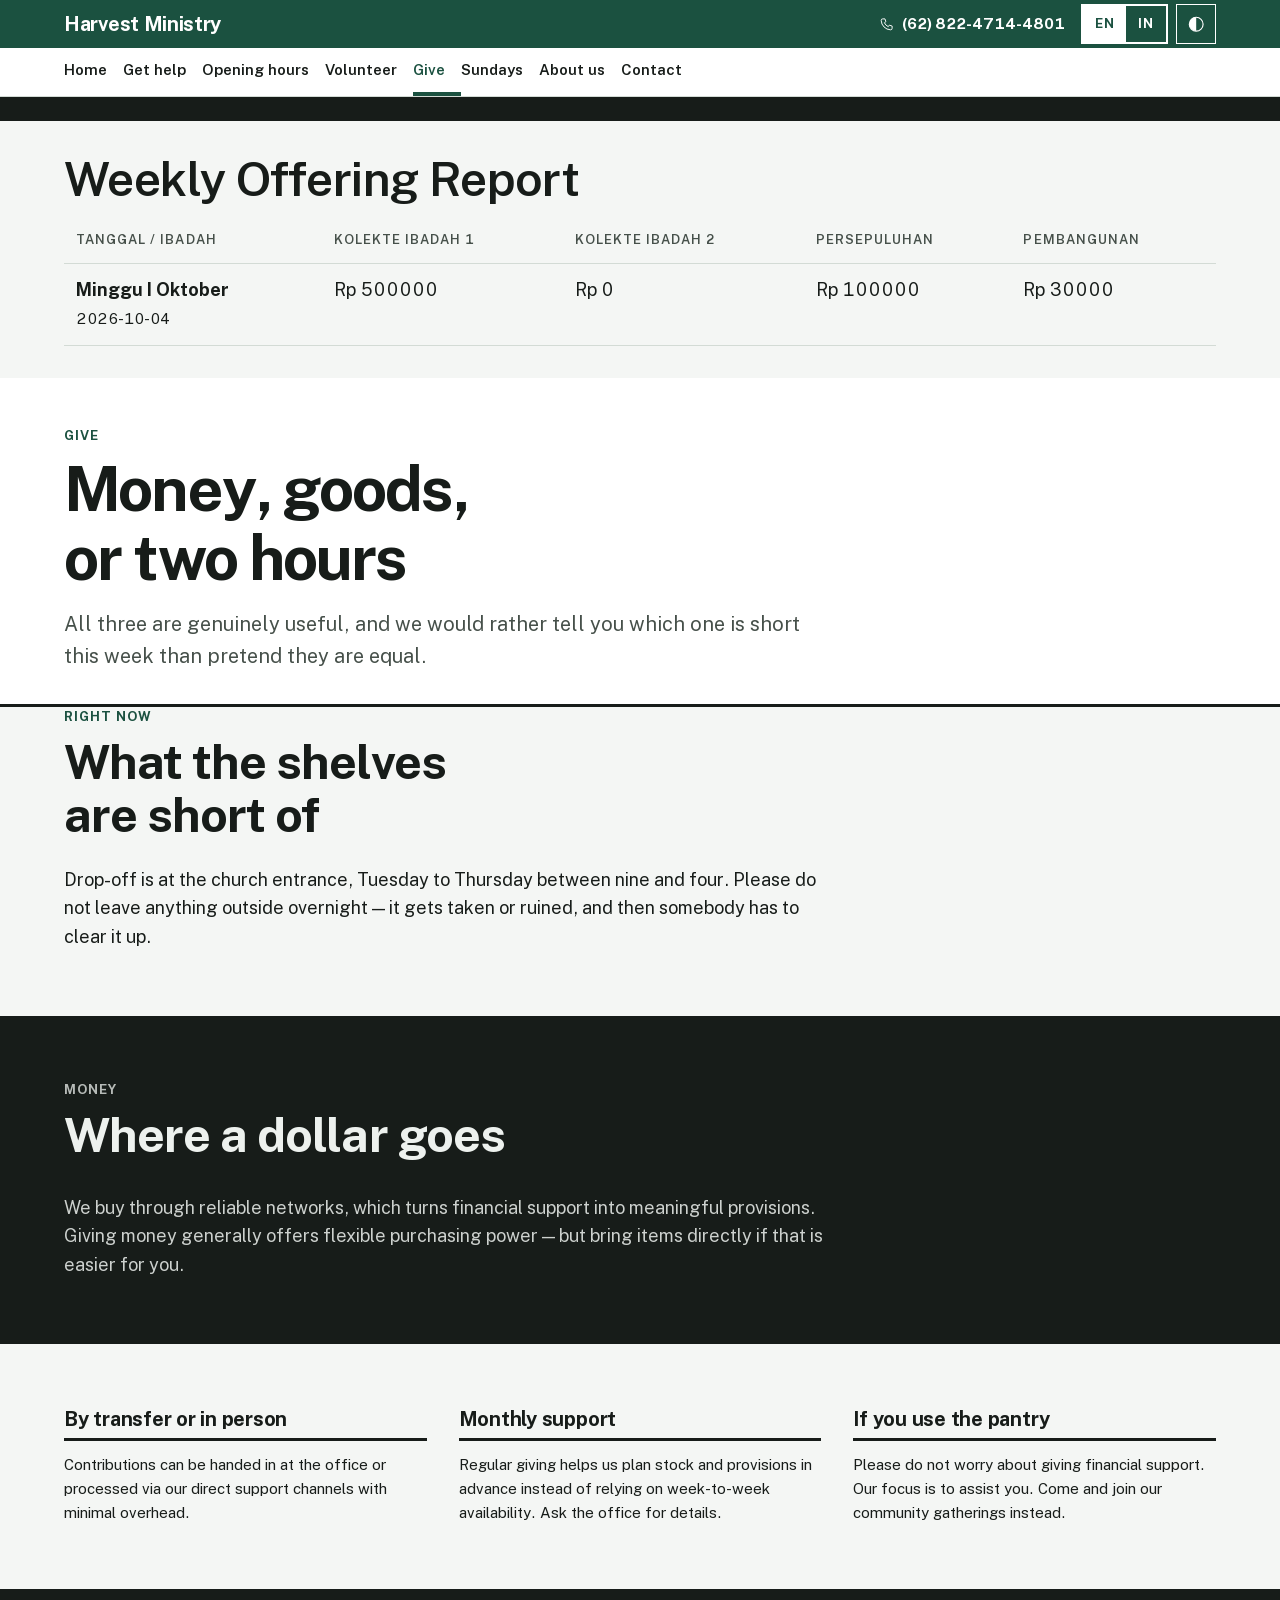
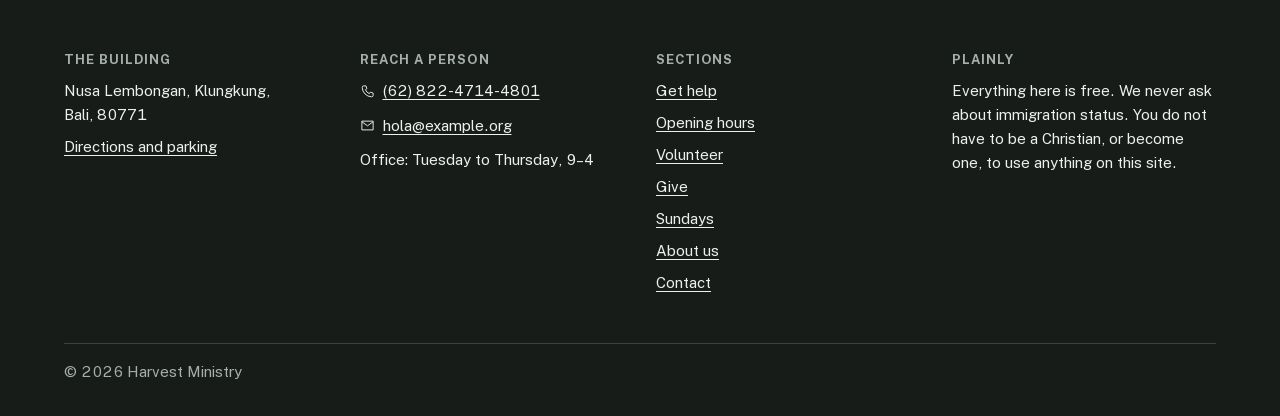
<file: give.html>
<!doctype html>
<html lang="en">
<head>
<meta charset="utf-8">
<meta name="viewport" content="width=device-width, initial-scale=1">
<title>Give — Harvest Ministry, Nusa Lembongan</title>
<meta name="description" content="Give money, food or goods to Harvest Ministry. What the shelves are short of this week, where the money goes, and how to drop things off.">

<link rel="preload" href="./core/fonts/publicsans-var.woff2" as="font" type="font/woff2" crossorigin>
<link rel="stylesheet" href="./core/css/fonts.css">
<link rel="stylesheet" href="./core/css/tokens.css">
<link rel="stylesheet" href="./core/css/civic.css">
<link rel="stylesheet" href="./core/css/base.css">
<link rel="stylesheet" href="./core/css/components.css">
<link rel="stylesheet" href="./core/css/motion.css">
<link rel="stylesheet" href="assets/template.css">

<script type="module">
  const t = localStorage.getItem('theme');
  if (t) document.documentElement.dataset.theme = t;
  const l = localStorage.getItem('lang');
  if (l) document.documentElement.lang = l;
</script>
</head>

<body>
<a class="skip-link" href="#main" data-en="Skip to content" data-in="Lewati ke konten">Skip to content</a>
<svg class="icon-sprite" aria-hidden="true" focusable="false" width="0" height="0">
  <symbol id="i-contrast" viewBox="0 0 24 24"><circle cx="12" cy="12" r="9"/><path d="M12 3a9 9 0 0 0 0 18Z" fill="currentColor" stroke="none"/></symbol>
  <symbol id="i-menu" viewBox="0 0 24 24"><path d="M3 6h18M3 12h18M3 18h18"/></symbol>
  <symbol id="i-close" viewBox="0 0 24 24"><path d="M5 5l14 14M19 5L5 19"/></symbol>
  <symbol id="i-arrow-right" viewBox="0 0 24 24"><path d="M3 12h16M13 6l6 6-6 6"/></symbol>
  <symbol id="i-arrow-up-right" viewBox="0 0 24 24"><path d="M6 18L18 6M8 6h10v10"/></symbol>
  <symbol id="i-chevron-down" viewBox="0 0 24 24"><path d="M4 9l8 7 8-7"/></symbol>
  <symbol id="i-external" viewBox="0 0 24 24"><path d="M14 4h6v6M20 4L11 13M18 14v6H4V6h6"/></symbol>
  <symbol id="i-pin" viewBox="0 0 24 24"><path d="M12 21s7-6.4 7-11a7 7 0 1 0-14 0c0 4.6 7 11 7 11Z"/><circle cx="12" cy="10" r="2.5"/></symbol>
  <symbol id="i-phone" viewBox="0 0 24 24"><path d="M6 3h3.5L11 7.5 8.6 9.2a12.5 12.5 0 0 0 6.2 6.2L16.5 13l4.5 1.5V18a2.5 2.5 0 0 1-2.5 2.5A15.5 15.5 0 0 1 3.5 5.5 2.5 2.5 0 0 1 6 3Z"/></symbol>
  <symbol id="i-mail" viewBox="0 0 24 24"><path d="M3 5h18v14H3zM3 6l9 6.5L21 6"/></symbol>
  <symbol id="i-clock" viewBox="0 0 24 24"><circle cx="12" cy="12" r="9"/><path d="M12 6.5V12l4 2.5"/></symbol>
  <symbol id="i-calendar" viewBox="0 0 24 24"><path d="M4 6h16v15H4zM4 10.5h16M8.5 3v4M15.5 3v4"/></symbol>
  <symbol id="i-print" viewBox="0 0 24 24"><path d="M7 8V3h10v5M4 8h16v8h-3M7 16H4M7 13h10v8H7z"/></symbol>
  <symbol id="i-play" viewBox="0 0 24 24"><path d="M7 4l13 8-13 8Z"/></symbol>
  <symbol id="i-download" viewBox="0 0 24 24"><path d="M12 3v12M7 11l5 5 5-5M3 21h18"/></symbol>
  <symbol id="i-coin" viewBox="0 0 24 24"><path d="M2.5 7h19v10h-19z"/><circle cx="12" cy="12" r="2.6"/><path d="M5.5 7v10M18.5 7v10"/></symbol>
  <symbol id="i-book" viewBox="0 0 24 24"><path d="M12 6v15M12 6a5 5 0 0 0-5-3H3v15h4a5 5 0 0 1 5 3 5 5 0 0 1 5-3h4V3h-4a5 5 0 0 0-5 3Z"/></symbol>
  <symbol id="i-note" viewBox="0 0 24 24"><path d="M9 17V4l11-2v13"/><ellipse cx="6" cy="17.5" rx="3" ry="2.5"/><ellipse cx="17" cy="15.5" rx="3" ry="2.5"/></symbol>
</svg>

<header class="masthead">
  <div class="masthead__bar">
    <div class="frame">
      <a class="masthead__name" href="index.html" data-church="name">Harvest Ministry</a>
      <div class="masthead__tools">
        <a class="masthead__phone" href="#" data-church-href="@tel">
          <svg class="icon" aria-hidden="true" focusable="false"><use href="#i-phone"/></svg><span data-church="phone">&nbsp;</span>
        </a>
        <div class="lang-toggle" role="group" aria-label="Language / Bahasa">
          <button type="button" data-lang="en" aria-pressed="true">EN</button>
          <button type="button" data-lang="in" aria-pressed="false">IN</button>
        </div>
        <button class="theme-toggle" type="button" aria-label="Switch theme"><svg class="icon" aria-hidden="true" focusable="false"><use href="#i-contrast"/></svg></button>
      </div>
    </div>
  </div>

  <nav class="wayfinder" aria-label="Sections">
    <div class="frame">
      <button class="wayfinder-toggle" type="button" aria-expanded="false">
        <svg class="icon icon--menu" aria-hidden="true" focusable="false"><use href="#i-menu"/></svg><svg class="icon icon--close" aria-hidden="true" focusable="false"><use href="#i-close"/></svg>
        <span data-en="Menu" data-in="Menu">Menu</span>
      </button>
      <ul>
        <li><a href="index.html" data-en="Home" data-in="Beranda">Home</a></li>
        <li><a href="help.html" data-en="Get help" data-in="Bantuan">Get help</a></li>
        <li><a href="timetable.html" data-en="Opening hours" data-in="Jam Buka">Opening hours</a></li>
        <li><a href="volunteer.html" data-en="Volunteer" data-in="Relawan">Volunteer</a></li>
        <li><a href="give.html" data-en="Give" data-in="Donasi">Give</a></li>
        <li><a href="sundays.html" data-en="Sundays" data-in="Ibadah Minggu">Sundays</a></li>
        <li><a href="about.html" data-en="About us" data-in="Tentang Kami">About us</a></li>
        <li><a href="contact.html" data-en="Contact" data-in="Kontak">Contact</a></li>
      </ul>
    </div>
  </nav>
</header>

<div class="status">
  <div class="frame" data-status></div>
</div>

<!-- Tempat tabel kolekte akan dimuat secara otomatis -->
<!-- Tempat tabel kolekte -->
<div class="table-responsive" style="margin-block: var(--s-6);">
  <div class="frame">
    <h2 style="margin-block-end: var(--s-3);" data-en="Weekly Offering Report" data-in="Laporan Kolekte Mingguan">Laporan Kolekte Mingguan</h2>
    <table class="table" id="tabel-kolekte">
      <thead>
        <tr>
          <th>Tanggal / Ibadah</th>
          <th>Kolekte Ibadah 1</th>
          <th>Kolekte Ibadah 2</th>
          <th>Persepuluhan</th>
          <th>Pembangunan</th>
        </tr>
      </thead>
      <tbody id="isi-kolekte">
        <tr>
          <td colspan="5" style="text-align: center;">Memuat laporan kolekte...</td>
        </tr>
      </tbody>
    </table>
  </div>
</div>

<script>
  async function muatKolekte() {
    const tbody = document.getElementById('isi-kolekte');
    
    // Daftar tanggal laporan yang Anda buat via CMS. 
    // Sesuaikan tanggalnya (format: YYYY-MM-DD) setiap kali membuat laporan baru.
    const daftarTanggal = [
      "2026-10-05"
    ]; 
    
    let htmlContent = '';
    
    for (const tgl of daftarTanggal) {
      try {
        const res = await fetch(`content/kolekte/${tgl}.json`);
        if (res.ok) {
          const data = await res.json();
          htmlContent += `
            <tr>
              <td><strong>${data.title || tgl}</strong><br><small>${data.date || tgl}</small></td>
              <td>Rp ${data.kolekte_1 || '0'}</td>
              <td>Rp ${data.kolekte_2 || '0'}</td>
              <td>Rp ${data.persepuluhan || '0'}</td>
              <td>Rp ${data.pembangunan || '0'}</td>
            </tr>
          `;
        }
      } catch (e) {
        console.error("Gagal memuat file:", tgl);
      }
    }
    
    if (htmlContent) {
      tbody.innerHTML = htmlContent;
    } else {
      tbody.innerHTML = '<tr><td colspan="5" style="text-align: center;">Belum ada laporan kolekte yang cocok.</td></tr>';
    }
  }

  document.addEventListener('DOMContentLoaded', muatKolekte);
</script>
  
<main id="main">

  <div class="band pagehead">
    <div class="frame">
      <p class="band__label" data-en="Give" data-in="Pemberian">Give</p>
      <h1 data-en="Money, goods, or two hours" data-in="Donasi dana, barang, atau waktu luang">Money, goods, or two hours</h1>
      <p class="pagehead__lede" data-en="All three are genuinely useful, and we would rather tell you which one is short this week than pretend they are equal." data-in="Ketiganya sangat bermanfaat bagi pelayanan kami, dan kami ingin terbuka mengenai kebutuhan utama yang paling mendesak minggu ini.">All three are genuinely useful, and we would rather tell you which one is short this week than pretend they are equal.</p>
    </div>
  </div>

  <section class="band" data-reveal>
    <div class="frame">
      <p class="band__label" data-en="Right now" data-in="Saat Ini">Right now</p>
      <h2 class="band__title" data-en="What the shelves are short of" data-in="Kebutuhan mendesak di rak pelayanan">What the shelves are short of</h2>
      <div data-needs></div>
      <p style="margin-block-start:var(--s-5);max-inline-size:var(--measure-wide)"
         data-en="Drop-off is at the church entrance, Tuesday to Thursday between nine and four. Please do not leave anything outside overnight — it gets taken or ruined, and then somebody has to clear it up." data-in="Penyerahan barang dapat dilakukan di pintu masuk gereja, hari Selasa sampai Kamis antara pukul 09.00 hingga 16.00. Harap tidak meninggalkan barang di luar semalaman.">Drop-off is at the church entrance, Tuesday to Thursday between nine and four. Please do not leave anything outside overnight — it gets taken or ruined, and then somebody has to clear it up.</p>
    </div>
  </section>

  <section class="band band--ink" data-reveal>
    <div class="frame">
      <p class="band__label" data-en="Money" data-in="Dana">Money</p>
      <h2 class="band__title" data-en="Where a dollar goes" data-in="Pemanfaatan donasi finansial">Where a dollar goes</h2>
      <div data-impact></div>
      <p style="margin-block-start:var(--s-6);opacity:.85;max-inline-size:var(--measure-wide)"
         data-en="We buy through reliable networks, which turns financial support into meaningful provisions. Giving money generally offers flexible purchasing power — but bring items directly if that is easier for you." data-in="Kami mengelola donasi finansial secara transparan untuk memenuhi kebutuhan komunitas secara optimal. Anda tetap dapat mendonasikan barang secara langsung jika itu lebih mudah bagi Anda.">We buy through reliable networks, which turns financial support into meaningful provisions. Giving money generally offers flexible purchasing power — but bring items directly if that is easier for you.</p>
    </div>
  </section>

  <section class="band" data-reveal>
    <div class="frame">
      <div class="plainly">
        <div>
          <h3 data-en="By transfer or in person" data-in="Transfer Bank atau Langsung">By cheque or in person</h3>
          <p data-en="Contributions can be handed in at the office or processed via our direct support channels with minimal overhead." data-en="Kontribusi dapat diserahkan langsung di kantor gereja atau melalui saluran dukungan resmi kami dengan aman dan transparan.">Contributions can be handed in at the office or processed via our direct support channels with minimal overhead.</p>
        </div>
        <div>
          <h3 data-en="Monthly support" data-in="Dukungan Rutin Bulanan">Monthly</h3>
          <p data-en="Regular giving helps us plan stock and provisions in advance instead of relying on week-to-week availability. Ask the office for details." data-in="Dukungan rutin membantu kami merencanakan persediaan bahan pokok dengan lebih baik. Silakan hubungi kantor untuk informasi lebih lanjut mengenai cara berpartisipasi.">A standing order is what lets the pantry order stock in advance instead of buying week to week. Ask the office for the form.</p>
        </div>
        <div>
          <h3 data-en="If you use the pantry" data-in="Bagi Penerima Manfaat Bantuan">If you use the pantry</h3>
          <p data-en="Please do not worry about giving financial support. Our focus is to assist you. Come and join our community gatherings instead." data-in="Anda tidak perlu khawatir memberikan dukungan finansial jika Anda merupakan penerima manfaat. Fokus kami adalah membantu Anda; silakan bergabung dalam kegiatan komunitas kami.">Please do not give money. Several people have tried and we have sent it back. Come and eat on a Wednesday instead.</p>
        </div>
      </div>
    </div>
  </section>

</main>

<footer class="signoff">
  <div class="frame">
    <div class="signoff__grid">
      <div>
        <h2 data-en="The building" data-in="Lokasi Bangunan">The building</h2>
        <p data-church="@address">&nbsp;</p>
        <p style="margin-block-start:var(--s-2)">
          <a class="with-icon" href="#" data-church-href="@maps" data-en="Directions and parking" data-in="Petunjuk arah dan parkir">Directions and parking</a>
        </p>
      </div>
      <div>
        <h2 data-en="Reach a person" data-in="Hubungi Kami">Reach a person</h2>
        <ul>
          <li><a class="with-icon" href="#" data-church-href="@tel"><svg class="icon" aria-hidden="true" focusable="false"><use href="#i-phone"/></svg><span data-church="phone">&nbsp;</span></a></li>
          <li><a class="with-icon" href="#" data-church-href="@email"><svg class="icon" aria-hidden="true" focusable="false"><use href="#i-mail"/></svg><span data-church="email">&nbsp;</span></a></li>
          <li data-en="Office: Tuesday to Thursday, 9–4" data-in="Kantor: Selasa sampai Kamis, 09.00–16.00">Office: Tuesday to Thursday, 9–4</li>
        </ul>
      </div>
      <div>
        <h2 data-en="Sections" data-in="Bagian">Sections</h2>
        <ul>
          <li><a href="help.html" data-en="Get help" data-in="Minta Bantuan">Get help</a></li>
          <li><a href="timetable.html" data-en="Opening hours" data-in="Jam Buka">Opening hours</a></li>
          <li><a href="volunteer.html" data-en="Volunteer" data-in="Relawan">Volunteer</a></li>
          <li><a href="give.html" data-en="Give" data-in="Pemberian">Give</a></li>
          <li><a href="sundays.html" data-en="Sundays" data-in="Ibadah Minggu">Sundays</a></li>
          <li><a href="about.html" data-en="About us" data-in="Tentang Kami">About us</a></li>
          <li><a href="contact.html" data-en="Contact" data-in="Kontak">Contact</a></li>
        </ul>
      </div>
      <div>
        <h2 data-en="Plainly" data-in="Secara Terbuka">Plainly</h2>
        <p data-en="Everything here is free. We never ask about immigration status. You do not have to be a Christian, or become one, to use anything on this site." data-in="Semua layanan di sini gratis. Anda tidak harus menjadi seorang Kristen untuk menggunakan fasilitas yang tersedia.">Everything here is free. We never ask about immigration status. You do not have to be a Christian, or become one, to use anything on this site.</p>
      </div>
    </div>

    <p class="signoff__note">
      <span>&copy; <span data-church="@year">2026</span> <span data-church="name">&nbsp;</span></span>
    </p>
  </div>
</footer>

<script type="module">
  import { loadConfig, hydrate } from './core/js/config.js';
  import { injectSchema } from './core/js/schema.js';
  import { initTheme, initCurrentPage } from './core/js/ui.js';
  import { initReveal } from './core/js/reveal.js';
  import { initCommons } from './assets/commons.js';

  const config = await loadConfig();
  hydrate(config);
  injectSchema(config);
  initTheme();
  initCurrentPage('.wayfinder a');
  initCommons(config);
  initReveal();
</script>
</body>
</html>
</file>
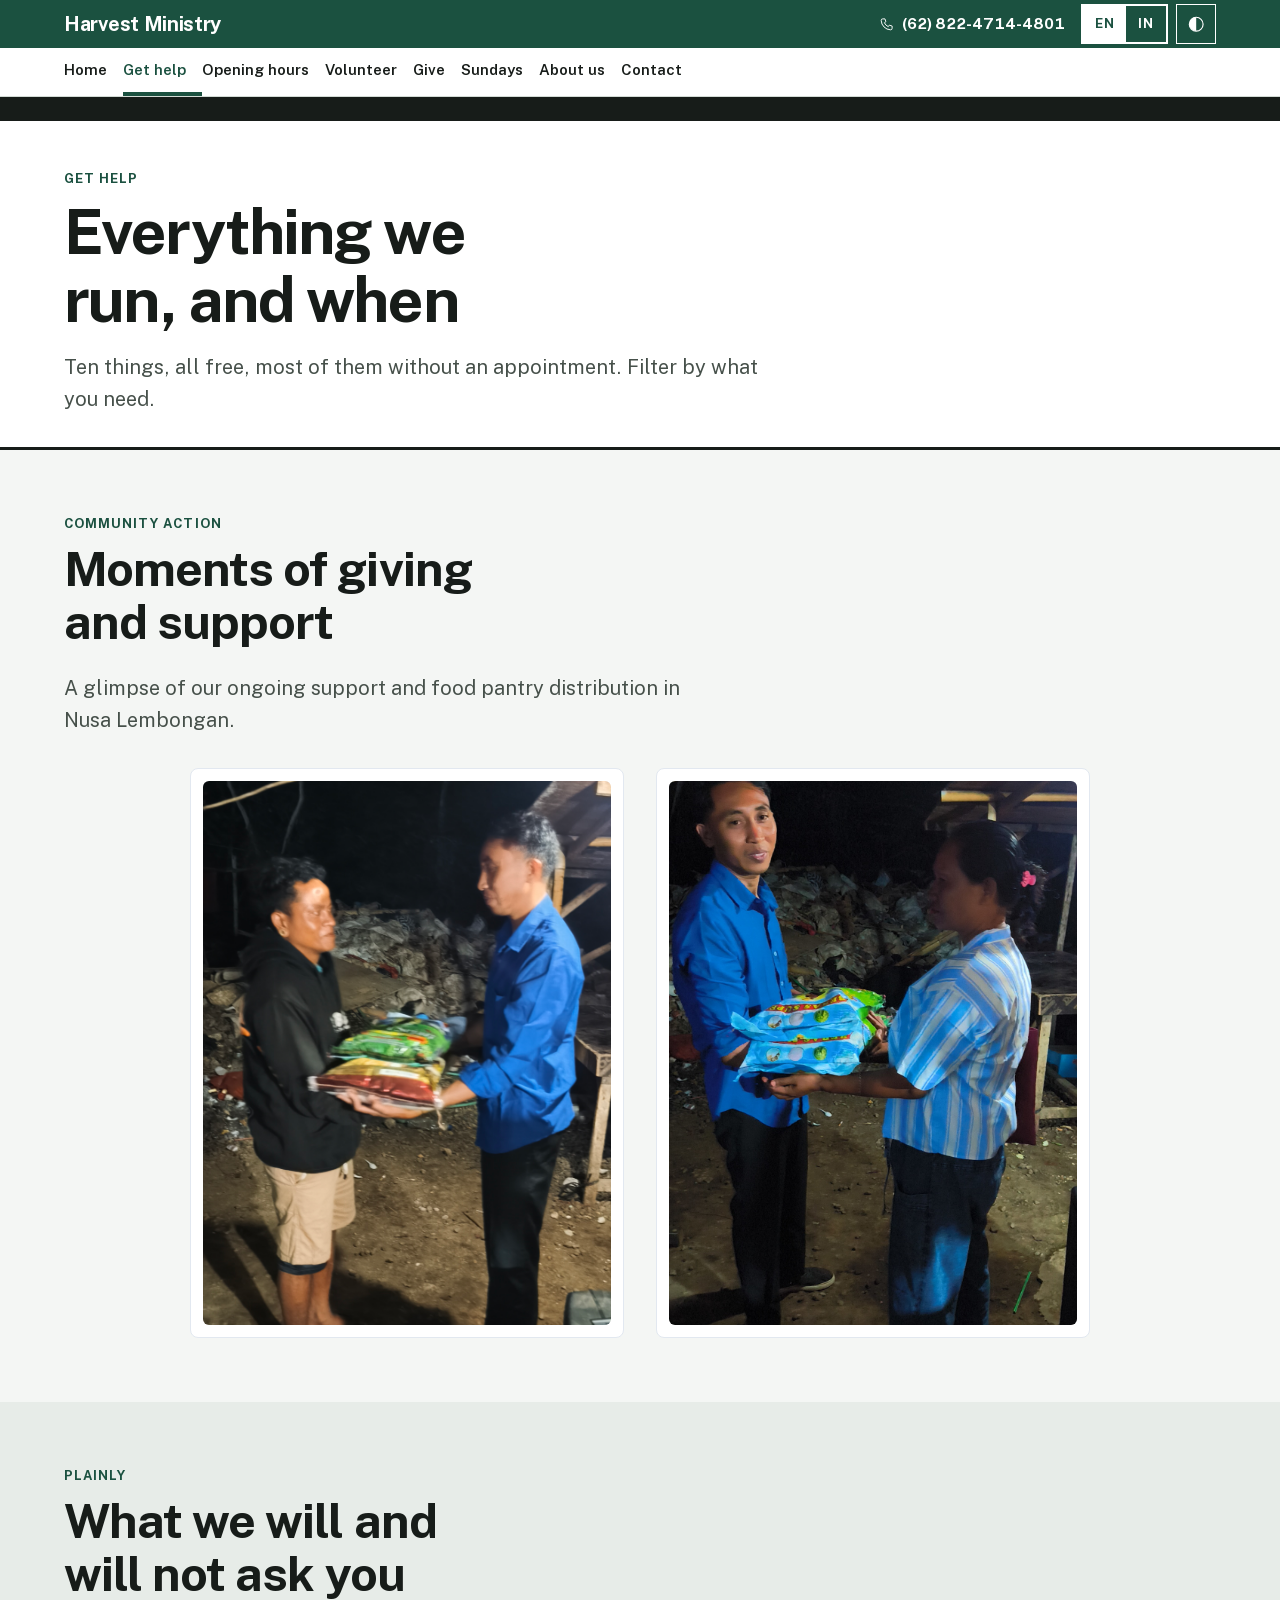
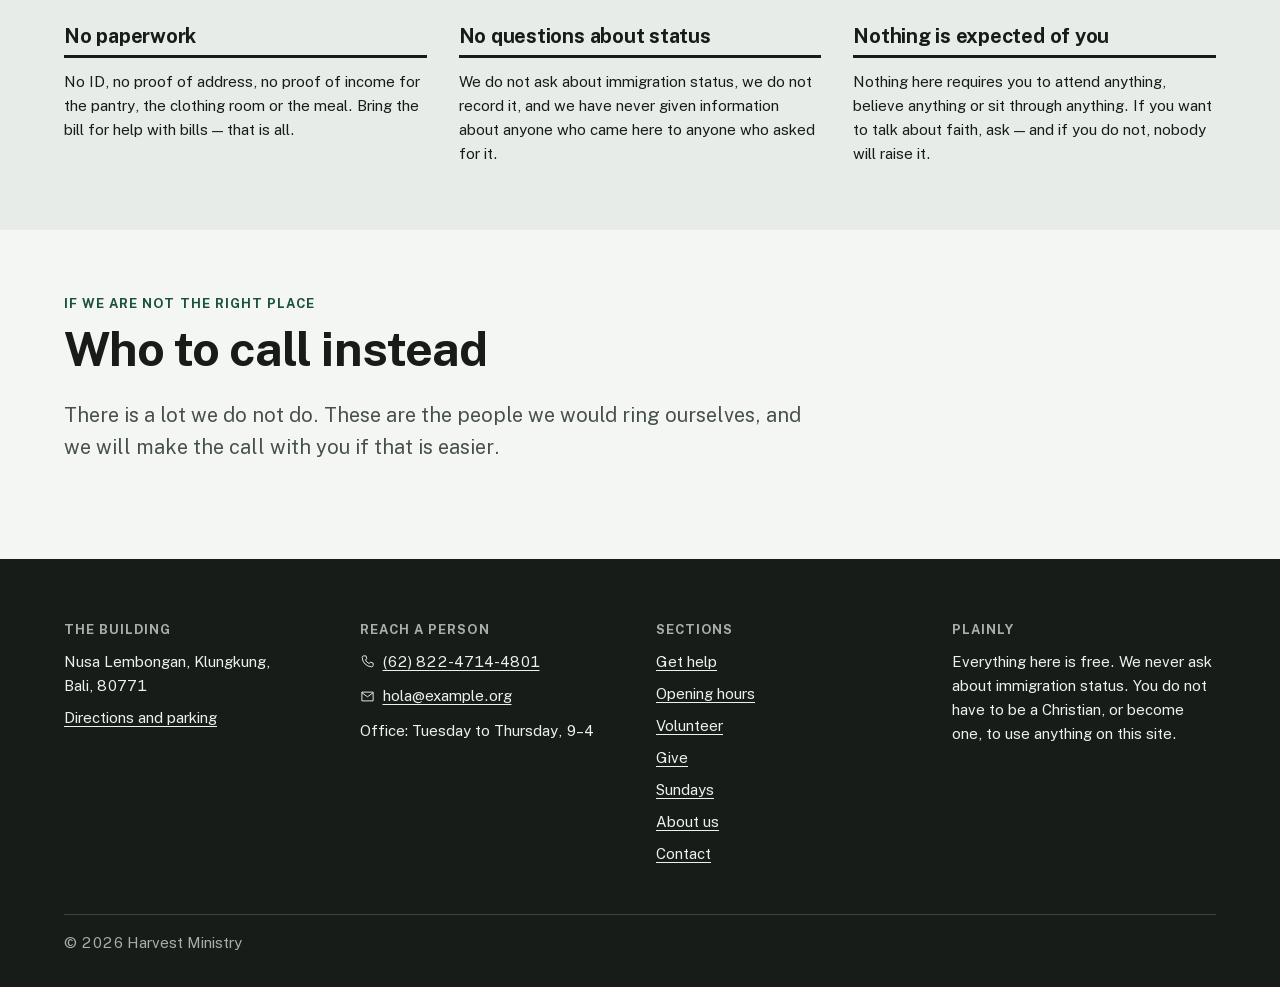
<file: help.html>
<!doctype html>
<html lang="en">
<head>
<meta charset="utf-8">
<meta name="viewport" content="width=device-width, initial-scale=1">
<title>Get help — Harvest Ministry, Nusa Lembongan</title>
<meta name="description" content="Food pantry, English classes, emergency help with bills, clothing, diapers, recovery and community support. Free, no ID, English and Indonesian.">

<link rel="preload" href="./core/fonts/publicsans-var.woff2" as="font" type="font/woff2" crossorigin>
<link rel="stylesheet" href="./core/css/fonts.css">
<link rel="stylesheet" href="./core/css/tokens.css">
<link rel="stylesheet" href="./core/css/civic.css">
<link rel="stylesheet" href="./core/css/base.css">
<link rel="stylesheet" href="./core/css/components.css">
<link rel="stylesheet" href="./core/css/motion.css">
<link rel="stylesheet" href="assets/template.css">

<script type="module">
  const t = localStorage.getItem('theme');
  if (t) document.documentElement.dataset.theme = t;
  const l = localStorage.getItem('lang');
  if (l) document.documentElement.lang = l;
</script>
</head>

<body>
<a class="skip-link" href="#main" data-en="Skip to content" data-in="Lewati ke konten">Skip to content</a>
<svg class="icon-sprite" aria-hidden="true" focusable="false" width="0" height="0">
  <symbol id="i-contrast" viewBox="0 0 24 24"><circle cx="12" cy="12" r="9"/><path d="M12 3a9 9 0 0 0 0 18Z" fill="currentColor" stroke="none"/></symbol>
  <symbol id="i-menu" viewBox="0 0 24 24"><path d="M3 6h18M3 12h18M3 18h18"/></symbol>
  <symbol id="i-close" viewBox="0 0 24 24"><path d="M5 5l14 14M19 5L5 19"/></symbol>
  <symbol id="i-arrow-right" viewBox="0 0 24 24"><path d="M3 12h16M13 6l6 6-6 6"/></symbol>
  <symbol id="i-arrow-up-right" viewBox="0 0 24 24"><path d="M6 18L18 6M8 6h10v10"/></symbol>
  <symbol id="i-chevron-down" viewBox="0 0 24 24"><path d="M4 9l8 7 8-7"/></symbol>
  <symbol id="i-external" viewBox="0 0 24 24"><path d="M14 4h6v6M20 4L11 13M18 14v6H4V6h6"/></symbol>
  <symbol id="i-pin" viewBox="0 0 24 24"><path d="M12 21s7-6.4 7-11a7 7 0 1 0-14 0c0 4.6 7 11 7 11Z"/><circle cx="12" cy="10" r="2.5"/></symbol>
  <symbol id="i-phone" viewBox="0 0 24 24"><path d="M6 3h3.5L11 7.5 8.6 9.2a12.5 12.5 0 0 0 6.2 6.2L16.5 13l4.5 1.5V18a2.5 2.5 0 0 1-2.5 2.5A15.5 15.5 0 0 1 3.5 5.5 2.5 2.5 0 0 1 6 3Z"/></symbol>
  <symbol id="i-mail" viewBox="0 0 24 24"><path d="M3 5h18v14H3zM3 6l9 6.5L21 6"/></symbol>
  <symbol id="i-clock" viewBox="0 0 24 24"><circle cx="12" cy="12" r="9"/><path d="M12 6.5V12l4 2.5"/></symbol>
  <symbol id="i-calendar" viewBox="0 0 24 24"><path d="M4 6h16v15H4zM4 10.5h16M8.5 3v4M15.5 3v4"/></symbol>
  <symbol id="i-print" viewBox="0 0 24 24"><path d="M7 8V3h10v5M4 8h16v8h-3M7 16H4M7 13h10v8H7z"/></symbol>
  <symbol id="i-play" viewBox="0 0 24 24"><path d="M7 4l13 8-13 8Z"/></symbol>
  <symbol id="i-download" viewBox="0 0 24 24"><path d="M12 3v12M7 11l5 5 5-5M3 21h18"/></symbol>
  <symbol id="i-coin" viewBox="0 0 24 24"><path d="M2.5 7h19v10h-19z"/><circle cx="12" cy="12" r="2.6"/><path d="M5.5 7v10M18.5 7v10"/></symbol>
  <symbol id="i-book" viewBox="0 0 24 24"><path d="M12 6v15M12 6a5 5 0 0 0-5-3H3v15h4a5 5 0 0 1 5 3 5 5 0 0 1 5-3h4V3h-4a5 5 0 0 0-5 3Z"/></symbol>
  <symbol id="i-note" viewBox="0 0 24 24"><path d="M9 17V4l11-2v13"/><ellipse cx="6" cy="17.5" rx="3" ry="2.5"/><ellipse cx="17" cy="15.5" rx="3" ry="2.5"/></symbol>
</svg>

<header class="masthead">
  <div class="masthead__bar">
    <div class="frame">
      <a class="masthead__name" href="index.html" data-church="name">Harvest Ministry</a>
      <div class="masthead__tools">
        <a class="masthead__phone" href="#" data-church-href="@tel">
          <svg class="icon" aria-hidden="true" focusable="false"><use href="#i-phone"/></svg><span data-church="phone">&nbsp;</span>
        </a>
        <div class="lang-toggle" role="group" aria-label="Language / Bahasa">
          <button type="button" data-lang="en" aria-pressed="true">EN</button>
          <button type="button" data-lang="in" aria-pressed="false">IN</button>
        </div>
        <button class="theme-toggle" type="button" aria-label="Switch theme"><svg class="icon" aria-hidden="true" focusable="false"><use href="#i-contrast"/></svg></button>
      </div>
    </div>
  </div>

  <nav class="wayfinder" aria-label="Sections">
    <div class="frame">
      <button class="wayfinder-toggle" type="button" aria-expanded="false">
        <svg class="icon icon--menu" aria-hidden="true" focusable="false"><use href="#i-menu"/></svg><svg class="icon icon--close" aria-hidden="true" focusable="false"><use href="#i-close"/></svg>
        <span data-en="Menu" data-in="Menu">Menu</span>
      </button>
      <ul>
        <li><a href="index.html" data-en="Home" data-in="Beranda">Home</a></li>
        <li><a href="help.html" data-en="Get help" data-in="Bantuan">Get help</a></li>
        <li><a href="timetable.html" data-en="Opening hours" data-in="Jam Buka">Opening hours</a></li>
        <li><a href="volunteer.html" data-en="Volunteer" data-in="Relawan">Volunteer</a></li>
        <li><a href="give.html" data-en="Give" data-in="Donasi">Give</a></li>
        <li><a href="sundays.html" data-en="Sundays" data-in="Ibadah Minggu">Sundays</a></li>
        <li><a href="about.html" data-en="About us" data-in="Tentang Kami">About us</a></li>
        <li><a href="contact.html" data-en="Contact" data-in="Kontak">Contact</a></li>
      </ul>
    </div>
  </nav>
</header>

<div class="status">
  <div class="frame" data-status></div>
</div>

<main id="main">

  <div class="band pagehead">
    <div class="frame">
      <p class="band__label" data-en="Get help" data-in="Minta Bantuan">Get help</p>
      <h1 data-en="Everything we run, and when" data-in="Semua layanan kami dan jadwalnya">Everything we run, and when</h1>
      <p class="pagehead__lede" data-en="Ten things, all free, most of them without an appointment. Filter by what you need." data-in="Berbagai layanan gratis, sebagian besar tanpa perjanjian. Saring sesuai kebutuhan Anda.">Ten things, all free, most of them without an appointment. Filter by what you need.</p>
    </div>
  </div>

  <section class="band" data-reveal>
    <div class="frame">
      <div data-directory-filters></div>
      <div data-directory></div>
    </div>
  </section>

  <!-- BAGIAN 2 FOTO PORTRAIT BERBINGKAI -->
  <section class="band" data-reveal>
    <div class="frame">
      <p class="band__label" data-en="Community Action" data-in="Aksi Komunitas">Community Action</p>
      <h2 class="band__title" data-en="Moments of giving and support" data-in="Momen pemberian dan dukungan">Moments of giving and support</h2>
      <p class="band__lede" data-en="A glimpse of our ongoing support and food pantry distribution in Nusa Lembongan." data-in="Sekilas momen dukungan dan penyaluran bantuan di Nusa Lembongan.">A glimpse of our ongoing support and food pantry distribution in Nusa Lembongan.</p>
      
      <!-- Grid khusus 2 foto portrait dengan frame -->
      <div style="display: grid; grid-template-columns: repeat(auto-fit, minmax(280px, 1fr)); gap: var(--s-6); margin-block-start: var(--s-6); max-width: 900px; margin-inline: auto;">
        
        <!-- Foto 1 dengan Card/Frame -->
        <div style="background: var(--surface-card, #fff); border: 1px solid var(--border-color, #e2e8f0); border-radius: var(--radius-base, 8px); padding: var(--s-3); box-shadow: var(--shadow-sm, 0 4px 12px rgba(0,0,0,0.05);">
          <img src="assets/img/bantuan-1.jpg" alt="Penyerahan bantuan 1" style="width: 100%; border-radius: 6px; object-fit: cover; aspect-ratio: 3/4; display: block;">
        </div>

        <!-- Foto 2 dengan Card/Frame -->
        <div style="background: var(--surface-card, #fff); border: 1px solid var(--border-color, #e2e8f0); border-radius: var(--radius-base, 8px); padding: var(--s-3); box-shadow: var(--shadow-sm, 0 4px 12px rgba(0,0,0,0.05);">
          <img src="assets/img/bantuan-2.jpg" alt="Penyerahan bantuan 2" style="width: 100%; border-radius: 6px; object-fit: cover; aspect-ratio: 3/4; display: block;">
        </div>

      </div>
    </div>
  </section>

  <section class="band band--tint" data-reveal>
    <div class="frame">
      <p class="band__label" data-en="Plainly" data-in="Dengan Jelas">Plainly</p>
      <h2 class="band__title" data-en="What we will and will not ask you" data-in="Hal yang akan dan tidak akan kami tanyakan">What we will and will not ask you</h2>
      <div class="plainly">
        <div>
          <h3 data-en="No paperwork" data-in="Tanpa Berkas/Pencatatan Rumit">No paperwork</h3>
          <p data-en="No ID, no proof of address, no proof of income for the pantry, the clothing room or the meal. Bring the bill for help with bills — that is all." data-in="Tanpa KTP, tanpa bukti alamat, dan tanpa bukti penghasilan untuk sembako, pakaian, atau makanan.">No ID, no proof of address, no proof of income for the pantry, the clothing room or the meal. Bring the bill for help with bills — that is all.</p>
        </div>
        <div>
          <h3 data-en="No questions about status" data-in="Tanpa Pertanyaan Pribadi">No questions about status</h3>
          <p data-en="We do not ask about immigration status, we do not record it, and we have never given information about anyone who came here to anyone who asked for it." data-in="Kami tidak menanyakan status atau mencatat hal pribadi yang sensitif, serta menjaga kerahasiaan setiap orang yang datang.">We do not ask about immigration status, we do not record it, and we have never given information about anyone who came here to anyone who asked for it.</p>
        </div>
        <div>
          <h3 data-en="Nothing is expected of you" data-in="Tidak ada syarat apapun">Nothing is expected of you</h3>
          <p data-en="Nothing here requires you to attend anything, believe anything or sit through anything. If you want to talk about faith, ask — and if you do not, nobody will raise it." data-in="Tidak ada keharusan untuk mengikuti kegiatan tertentu atau mempercayai sesuatu. Jika Anda ingin berbicara tentang iman, silakan bertanya — jika tidak, tidak akan dipaksakan.">Nothing here requires you to attend anything, believe anything or sit through anything. If you want to talk about faith, ask — and if you do not, nobody will raise it.</p>
        </div>
      </div>
    </div>
  </section>
  
  <section class="band" data-reveal>
    <div class="frame">
      <p class="band__label" data-en="If we are not the right place" data-in="Jika kami bukan tempat yang tepat">If we are not the right place</p>
      <h2 class="band__title" data-en="Who to call instead" data-in="Pihak lain yang dapat dihubungi">Who to call instead</h2>
      <p class="band__lede" data-en="There is a lot we do not do. These are the people we would ring ourselves, and we will make the call with you if that is easier." data-in="Ada banyak hal di luar kapasitas kami. Ini adalah pihak-pihak lain yang kami rekomendasikan, dan kami siap membantu Anda menghubungi mereka.">There is a lot we do not do. These are the people we would ring ourselves, and we will make the call with you if that is easier.</p>
      <div data-partners></div>
    </div>
  </section>

</main>

<footer class="signoff">
  <div class="frame">
    <div class="signoff__grid">
      <div>
        <h2 data-en="The building" data-in="Lokasi Bangunan">The building</h2>
        <p data-church="@address">&nbsp;</p>
        <p style="margin-block-start:var(--s-2)">
          <a class="with-icon" href="#" data-church-href="@maps" data-en="Directions and parking" data-in="Petunjuk arah dan parkir">Directions and parking</a>
        </p>
      </div>
      <div>
        <h2 data-en="Reach a person" data-in="Hubungi Kami">Reach a person</h2>
        <ul>
          <li><a class="with-icon" href="#" data-church-href="@tel"><svg class="icon" aria-hidden="true" focusable="false"><use href="#i-phone"/></svg><span data-church="phone">&nbsp;</span></a></li>
          <li><a class="with-icon" href="#" data-church-href="@email"><svg class="icon" aria-hidden="true" focusable="false"><use href="#i-mail"/></svg><span data-church="email">&nbsp;</span></a></li>
          <li data-en="Office: Tuesday to Thursday, 9–4" data-in="Kantor: Selasa sampai Kamis, 09.00–16.00">Office: Tuesday to Thursday, 9–4</li>
        </ul>
      </div>
      <div>
        <h2 data-en="Sections" data-in="Bagian">Sections</h2>
        <ul>
          <li><a href="help.html" data-en="Get help" data-in="Minta Bantuan">Get help</a></li>
          <li><a href="timetable.html" data-en="Opening hours" data-in="Jam Buka">Opening hours</a></li>
          <li><a href="volunteer.html" data-en="Volunteer" data-in="Relawan">Volunteer</a></li>
          <li><a href="give.html" data-en="Give" data-in="Pemberian">Give</a></li>
          <li><a href="sundays.html" data-en="Sundays" data-in="Ibadah Minggu">Sundays</a></li>
          <li><a href="about.html" data-en="About us" data-in="Tentang Kami">About us</a></li>
          <li><a href="contact.html" data-en="Contact" data-in="Kontak">Contact</a></li>
        </ul>
      </div>
      <div>
        <h2 data-en="Plainly" data-in="Secara Terbuka">Plainly</h2>
        <p data-en="Everything here is free. We never ask about immigration status. You do not have to be a Christian, or become one, to use anything on this site." data-in="Semua layanan di sini gratis. Anda tidak harus menjadi seorang Kristen untuk menggunakan fasilitas yang tersedia.">Everything here is free. We never ask about immigration status. You do not have to be a Christian, or become one, to use anything on this site.</p>
      </div>
    </div>

    <p class="signoff__note">
      <span>&copy; <span data-church="@year">2026</span> <span data-church="name">&nbsp;</span></span>
    </p>
  </div>
</footer>

<script type="module">
  import { loadConfig, hydrate } from './core/js/config.js';
  import { injectSchema } from './core/js/schema.js';
  import { initTheme, initCurrentPage } from './core/js/ui.js';
  import { initReveal } from './core/js/reveal.js';
  import { initCommons } from './assets/commons.js';

  const config = await loadConfig();
  hydrate(config);
  injectSchema(config);
  initTheme();
  initCurrentPage('.wayfinder a');
  initCommons(config);
  initReveal();
</script>
</body>
</html>
</file>
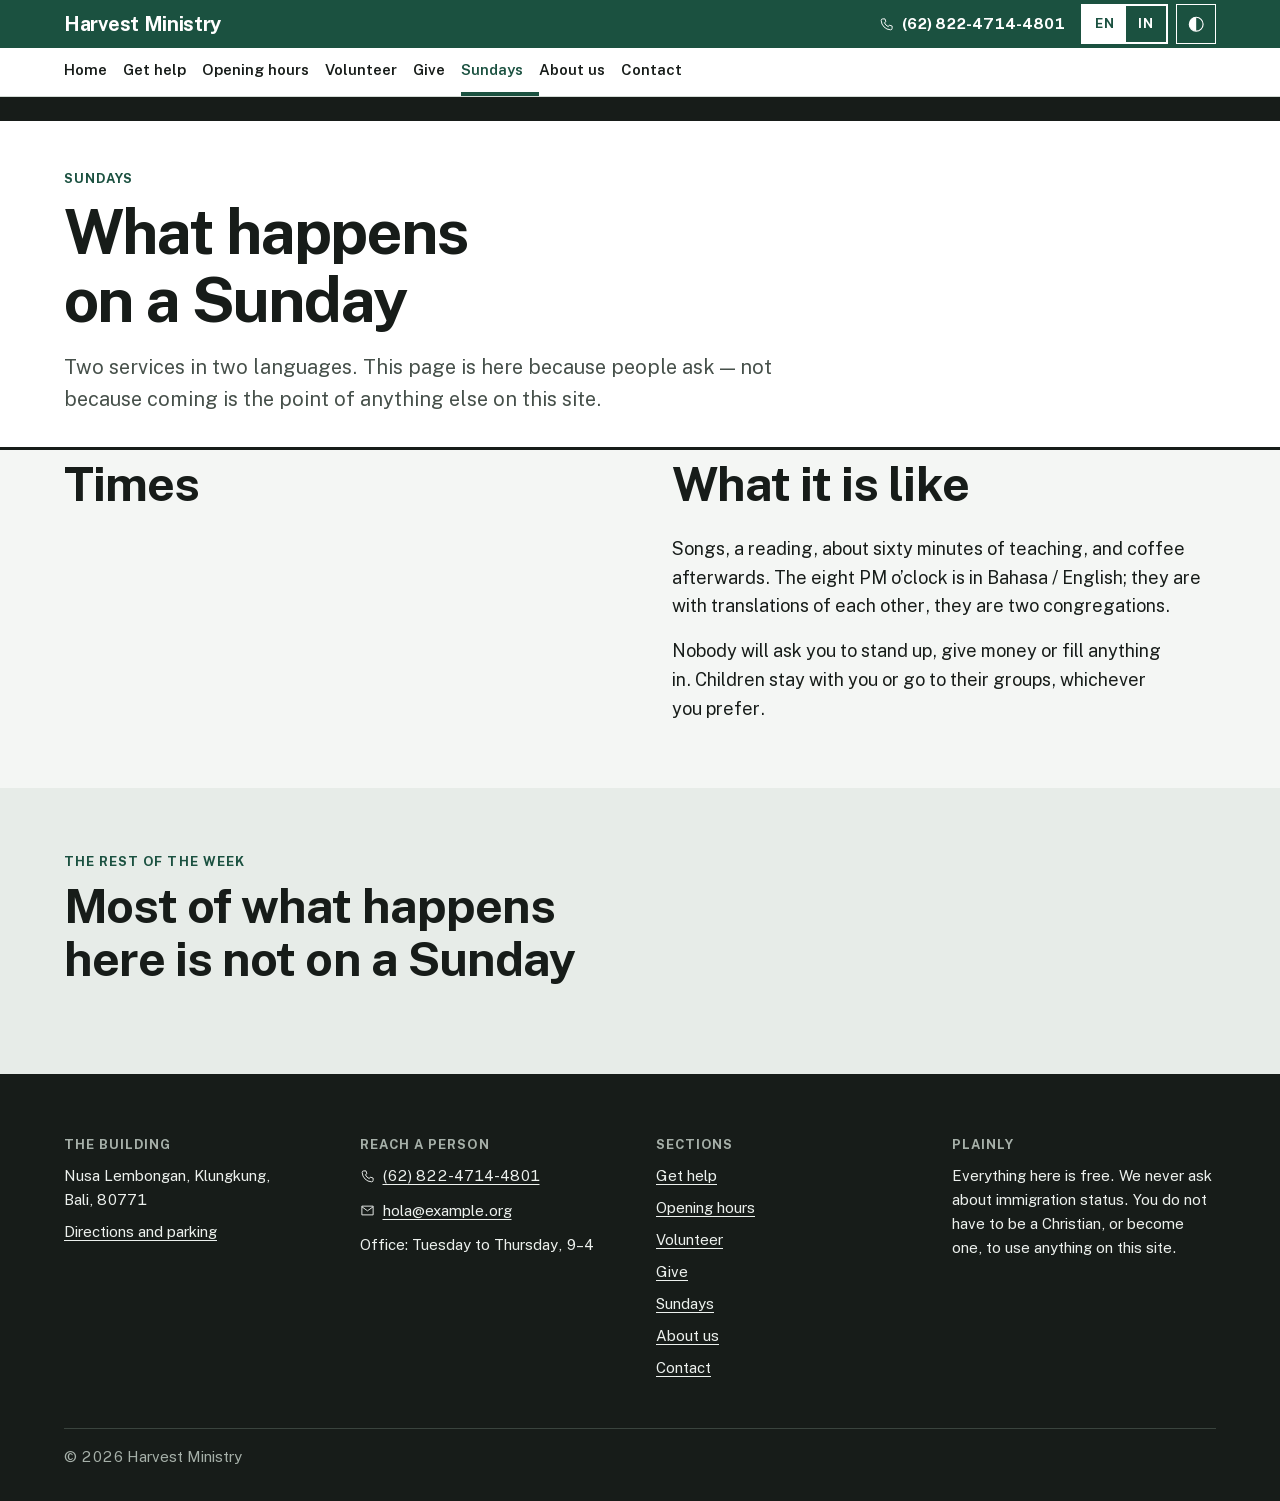
<file: sundays.html>
<!doctype html>
<html lang="en">
<head>
<meta charset="utf-8">
<meta name="viewport" content="width=device-width, initial-scale=1">
<title>Sundays — Harvest Ministry, Nusa Lembongan</title>
<meta name="description" content="Worship at Harvest Ministry: English and Indonesian services, prayer gatherings. What a service is like and what happens with children.">

<link rel="preload" href="./core/fonts/publicsans-var.woff2" as="font" type="font/woff2" crossorigin>
<link rel="stylesheet" href="./core/css/fonts.css">
<link rel="stylesheet" href="./core/css/tokens.css">
<link rel="stylesheet" href="./core/css/civic.css">
<link rel="stylesheet" href="./core/css/base.css">
<link rel="stylesheet" href="./core/css/components.css">
<link rel="stylesheet" href="./core/css/motion.css">
<link rel="stylesheet" href="assets/template.css">

<script type="module">
  const t = localStorage.getItem('theme');
  if (t) document.documentElement.dataset.theme = t;
  const l = localStorage.getItem('lang');
  if (l) document.documentElement.lang = l;
</script>
</head>

<body>
<a class="skip-link" href="#main" data-en="Skip to content" data-in="Lewati ke konten">Skip to content</a>
<svg class="icon-sprite" aria-hidden="true" focusable="false" width="0" height="0">
  <symbol id="i-contrast" viewBox="0 0 24 24"><circle cx="12" cy="12" r="9"/><path d="M12 3a9 9 0 0 0 0 18Z" fill="currentColor" stroke="none"/></symbol>
  <symbol id="i-menu" viewBox="0 0 24 24"><path d="M3 6h18M3 12h18M3 18h18"/></symbol>
  <symbol id="i-close" viewBox="0 0 24 24"><path d="M5 5l14 14M19 5L5 19"/></symbol>
  <symbol id="i-arrow-right" viewBox="0 0 24 24"><path d="M3 12h16M13 6l6 6-6 6"/></symbol>
  <symbol id="i-arrow-up-right" viewBox="0 0 24 24"><path d="M6 18L18 6M8 6h10v10"/></symbol>
  <symbol id="i-chevron-down" viewBox="0 0 24 24"><path d="M4 9l8 7 8-7"/></symbol>
  <symbol id="i-external" viewBox="0 0 24 24"><path d="M14 4h6v6M20 4L11 13M18 14v6H4V6h6"/></symbol>
  <symbol id="i-pin" viewBox="0 0 24 24"><path d="M12 21s7-6.4 7-11a7 7 0 1 0-14 0c0 4.6 7 11 7 11Z"/><circle cx="12" cy="10" r="2.5"/></symbol>
  <symbol id="i-phone" viewBox="0 0 24 24"><path d="M6 3h3.5L11 7.5 8.6 9.2a12.5 12.5 0 0 0 6.2 6.2L16.5 13l4.5 1.5V18a2.5 2.5 0 0 1-2.5 2.5A15.5 15.5 0 0 1 3.5 5.5 2.5 2.5 0 0 1 6 3Z"/></symbol>
  <symbol id="i-mail" viewBox="0 0 24 24"><path d="M3 5h18v14H3zM3 6l9 6.5L21 6"/></symbol>
  <symbol id="i-clock" viewBox="0 0 24 24"><circle cx="12" cy="12" r="9"/><path d="M12 6.5V12l4 2.5"/></symbol>
  <symbol id="i-calendar" viewBox="0 0 24 24"><path d="M4 6h16v15H4zM4 10.5h16M8.5 3v4M15.5 3v4"/></symbol>
  <symbol id="i-print" viewBox="0 0 24 24"><path d="M7 8V3h10v5M4 8h16v8h-3M7 16H4M7 13h10v8H7z"/></symbol>
  <symbol id="i-play" viewBox="0 0 24 24"><path d="M7 4l13 8-13 8Z"/></symbol>
  <symbol id="i-download" viewBox="0 0 24 24"><path d="M12 3v12M7 11l5 5 5-5M3 21h18"/></symbol>
  <symbol id="i-coin" viewBox="0 0 24 24"><path d="M2.5 7h19v10h-19z"/><circle cx="12" cy="12" r="2.6"/><path d="M5.5 7v10M18.5 7v10"/></symbol>
  <symbol id="i-book" viewBox="0 0 24 24"><path d="M12 6v15M12 6a5 5 0 0 0-5-3H3v15h4a5 5 0 0 1 5 3 5 5 0 0 1 5-3h4V3h-4a5 5 0 0 0-5 3Z"/></symbol>
  <symbol id="i-note" viewBox="0 0 24 24"><path d="M9 17V4l11-2v13"/><ellipse cx="6" cy="17.5" rx="3" ry="2.5"/><ellipse cx="17" cy="15.5" rx="3" ry="2.5"/></symbol>
</svg>

<header class="masthead">
  <div class="masthead__bar">
    <div class="frame">
      <a class="masthead__name" href="index.html" data-church="name">Harvest Ministry</a>
      <div class="masthead__tools">
        <a class="masthead__phone" href="#" data-church-href="@tel">
          <svg class="icon" aria-hidden="true" focusable="false"><use href="#i-phone"/></svg><span data-church="phone">&nbsp;</span>
        </a>
        <div class="lang-toggle" role="group" aria-label="Language / Bahasa">
          <button type="button" data-lang="en" aria-pressed="true">EN</button>
          <button type="button" data-lang="in" aria-pressed="false">IN</button>
        </div>
        <button class="theme-toggle" type="button" aria-label="Switch theme"><svg class="icon" aria-hidden="true" focusable="false"><use href="#i-contrast"/></svg></button>
      </div>
    </div>
  </div>

  <nav class="wayfinder" aria-label="Sections">
    <div class="frame">
      <button class="wayfinder-toggle" type="button" aria-expanded="false">
        <svg class="icon icon--menu" aria-hidden="true" focusable="false"><use href="#i-menu"/></svg><svg class="icon icon--close" aria-hidden="true" focusable="false"><use href="#i-close"/></svg>
        <span data-en="Menu" data-in="Menu">Menu</span>
      </button>
      <ul>
        <li><a href="index.html" data-en="Home" data-in="Beranda">Home</a></li>
        <li><a href="help.html" data-en="Get help" data-in="Bantuan">Get help</a></li>
        <li><a href="timetable.html" data-en="Opening hours" data-in="Jam Buka">Opening hours</a></li>
        <li><a href="volunteer.html" data-en="Volunteer" data-in="Relawan">Volunteer</a></li>
        <li><a href="give.html" data-en="Give" data-in="Donasi">Give</a></li>
        <li><a href="sundays.html" data-en="Sundays" data-in="Ibadah Minggu">Sundays</a></li>
        <li><a href="about.html" data-en="About us" data-in="Tentang Kami">About us</a></li>
        <li><a href="contact.html" data-en="Contact" data-in="Kontak">Contact</a></li>
      </ul>
    </div>
  </nav>
</header>

<div class="status">
  <div class="frame" data-status></div>
</div>

<main id="main">

  <div class="band pagehead">
    <div class="frame">
      <p class="band__label" data-en="Sundays" data-in="Ibadah Minggu">Sundays</p>
      <h1 data-en="What happens on a Sunday" data-in="Rangkaian Ibadah Hari Minggu">What happens on a Sunday</h1>
      <p class="pagehead__lede" data-en="Two services in two languages. This page is here because people ask — not because coming is the point of anything else on this site." data-in="Ibadah dalam bahasa Inggris dan Indonesia. Informasi ini disediakan bagi yang ingin tahu, bukan sebagai syarat untuk mengakses layanan sosial kami.">Two services in two languages. This page is here because people ask — not because coming is the point of anything else on this site.</p>
    </div>
  </div>

  <section class="band" data-reveal>
    <div class="frame">
      <div class="helpdesk">
        <div>
          <h2 class="band__title" data-en="Times" data-in="Waktu Ibadah">Times</h2>
          <div data-services></div>
        </div>
        <div>
          <h2 class="band__title" data-en="What it is like" data-en="Suasana Ibadah">What it is like</h2>
          <p data-en="Songs, a reading, about sixty minutes of teaching, and coffee afterwards. The eight PM o&rsquo;clock is in Bahasa / English; they are with translations of each other, they are two congregations." data-in="Pujian, pembacaan Alkitab, khotbah sekitar 60 menit, dan ramah tamah dengan kopi setelahnya. Ibadah dalam bahasa Indonesia / English.">Songs, a reading, about sixty minutes of teaching, and coffee afterwards. The eight PM o&rsquo;clock is in English / Bahasa; they are with translations of each other, they are two congregations.</p>
          <p style="margin-block-start:var(--s-4)" data-en="Nobody will ask you to stand up, give money or fill anything in. Children stay with you or go to their groups, whichever you prefer." data-in="Tidak ada keharusan untuk berdiri, memberikan sumbangan, atau mengisi formulir tertentu. Anak-anak dapat mengikuti kelas khusus atau bersama Anda di ruangan utama.">Nobody will ask you to stand up, give money or fill anything in. Children stay with you or go to their groups, whichever you prefer.</p>
        </div>
      </div>
    </div>
  </section>

  <section class="band band--tint" data-reveal>
    <div class="frame">
      <p class="band__label" data-en="The rest of the week" data-in="Kegiatan Pekanan Lainnya">The rest of the week</p>
      <h2 class="band__title" data-en="Most of what happens here is not on a Sunday" data-in="Sebagian besar kegiatan pelayanan kami berlangsung sepanjang hari kerja">Most of what happens here is not on a Sunday</h2>
      <div data-timetable></div>
    </div>
  </section>

</main>

<footer class="signoff">
  <div class="frame">
    <div class="signoff__grid">
      <div>
        <h2 data-en="The building" data-in="Lokasi Bangunan">The building</h2>
        <p data-church="@address">&nbsp;</p>
        <p style="margin-block-start:var(--s-2)">
          <a class="with-icon" href="#" data-church-href="@maps" data-en="Directions and parking" data-in="Petunjuk arah dan parkir">Directions and parking</a>
        </p>
      </div>
      <div>
        <h2 data-en="Reach a person" data-in="Hubungi Kami">Reach a person</h2>
        <ul>
          <li><a class="with-icon" href="#" data-church-href="@tel"><svg class="icon" aria-hidden="true" focusable="false"><use href="#i-phone"/></svg><span data-church="phone">&nbsp;</span></a></li>
          <li><a class="with-icon" href="#" data-church-href="@email"><svg class="icon" aria-hidden="true" focusable="false"><use href="#i-mail"/></svg><span data-church="email">&nbsp;</span></a></li>
          <li data-en="Office: Tuesday to Thursday, 9–4" data-in="Kantor: Selasa sampai Kamis, 09.00–16.00">Office: Tuesday to Thursday, 9–4</li>
        </ul>
      </div>
      <div>
        <h2 data-en="Sections" data-in="Bagian">Sections</h2>
        <ul>
          <li><a href="help.html" data-en="Get help" data-in="Minta Bantuan">Get help</a></li>
          <li><a href="timetable.html" data-en="Opening hours" data-in="Jam Buka">Opening hours</a></li>
          <li><a href="volunteer.html" data-en="Volunteer" data-in="Relawan">Volunteer</a></li>
          <li><a href="give.html" data-en="Give" data-in="Pemberian">Give</a></li>
          <li><a href="sundays.html" data-en="Sundays" data-in="Ibadah Minggu">Sundays</a></li>
          <li><a href="about.html" data-en="About us" data-in="Tentang Kami">About us</a></li>
          <li><a href="contact.html" data-en="Contact" data-in="Kontak">Contact</a></li>
        </ul>
      </div>
      <div>
        <h2 data-en="Plainly" data-in="Secara Terbuka">Plainly</h2>
        <p data-en="Everything here is free. We never ask about immigration status. You do not have to be a Christian, or become one, to use anything on this site." data-in="Semua layanan di sini gratis. Anda tidak harus menjadi seorang Kristen untuk menggunakan fasilitas yang tersedia.">Everything here is free. We never ask about immigration status. You do not have to be a Christian, or become one, to use anything on this site.</p>
      </div>
    </div>

    <p class="signoff__note">
      <span>&copy; <span data-church="@year">2026</span> <span data-church="name">&nbsp;</span></span>
    </p>
  </div>
</footer>

<script type="module">
  import { loadConfig, hydrate } from './core/js/config.js';
  import { injectSchema } from './core/js/schema.js';
  import { initTheme, initCurrentPage } from './core/js/ui.js';
  import { initReveal } from './core/js/reveal.js';
  import { initCommons } from './assets/commons.js';

  const config = await loadConfig();
  hydrate(config);
  injectSchema(config);
  initTheme();
  initCurrentPage('.wayfinder a');
  initCommons(config);
  initReveal();
</script>
</body>
</html>
</file>
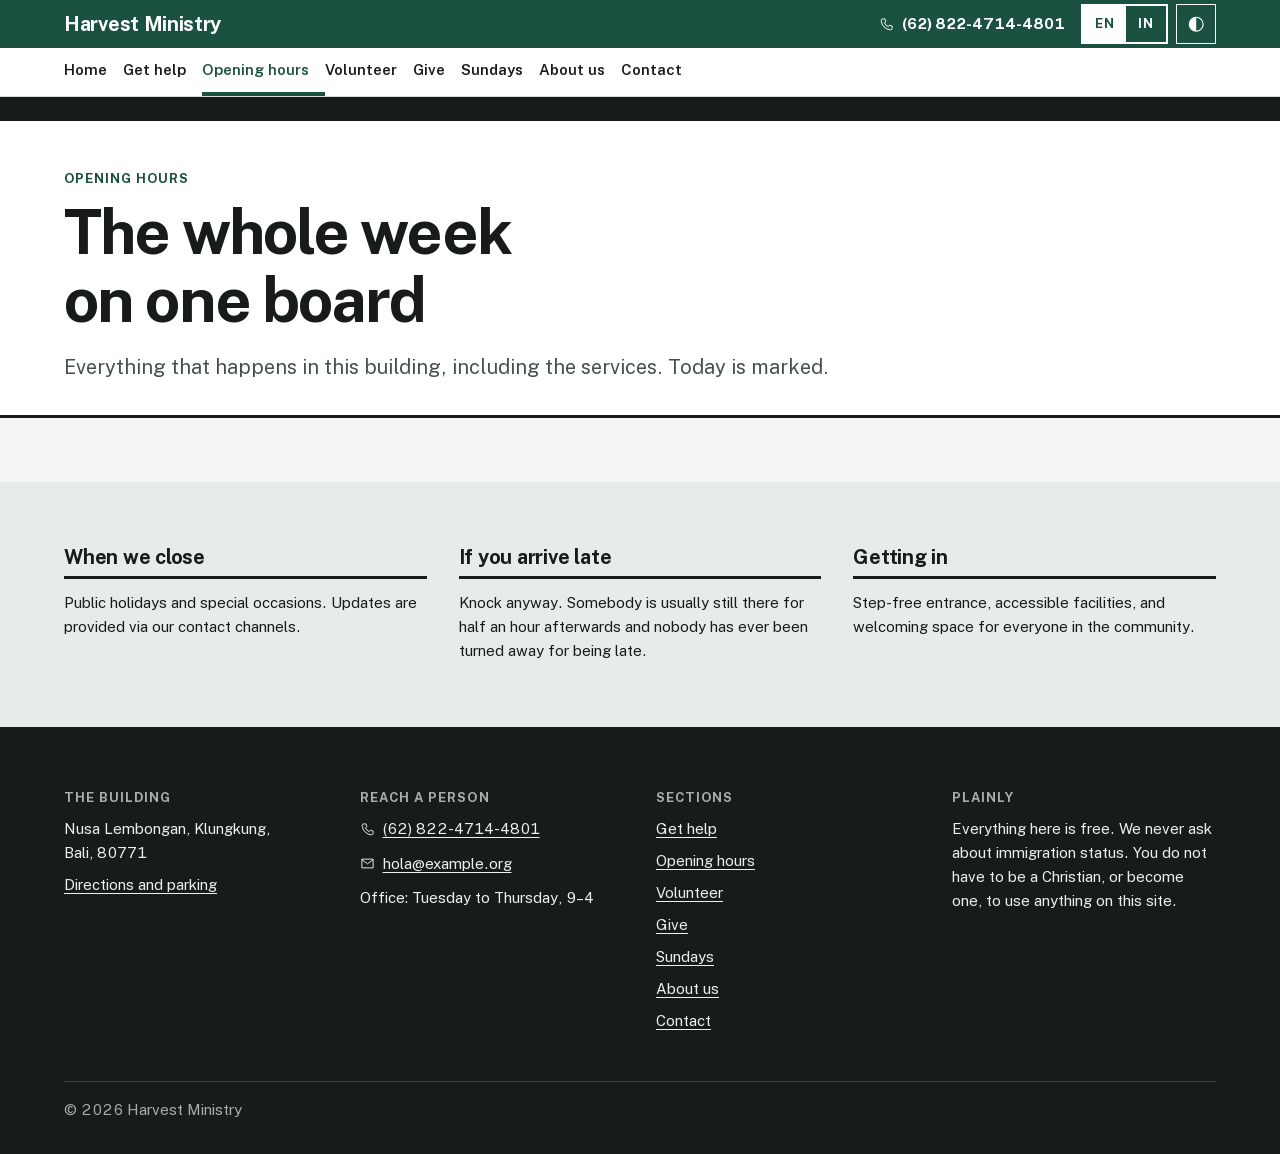
<file: timetable.html>
<!doctype html>
<html lang="en">
<head>
<meta charset="utf-8">
<meta name="viewport" content="width=device-width, initial-scale=1">
<title>Opening hours — Harvest Ministry, Nusa Lembongan</title>
<meta name="description" content="Every programme at Harvest Ministry by day of the week: pantry, meals, community support, recovery and worship.">

<link rel="preload" href="./core/fonts/publicsans-var.woff2" as="font" type="font/woff2" crossorigin>
<link rel="stylesheet" href="./core/css/fonts.css">
<link rel="stylesheet" href="./core/css/tokens.css">
<link rel="stylesheet" href="./core/css/civic.css">
<link rel="stylesheet" href="./core/css/base.css">
<link rel="stylesheet" href="./core/css/components.css">
<link rel="stylesheet" href="./core/css/motion.css">
<link rel="stylesheet" href="assets/template.css">

<script type="module">
  const t = localStorage.getItem('theme');
  if (t) document.documentElement.dataset.theme = t;
  const l = localStorage.getItem('lang');
  if (l) document.documentElement.lang = l;
</script>
</head>

<body>
<a class="skip-link" href="#main" data-en="Skip to content" data-in="Lewati ke konten">Skip to content</a>
<svg class="icon-sprite" aria-hidden="true" focusable="false" width="0" height="0">
  <symbol id="i-contrast" viewBox="0 0 24 24"><circle cx="12" cy="12" r="9"/><path d="M12 3a9 9 0 0 0 0 18Z" fill="currentColor" stroke="none"/></symbol>
  <symbol id="i-menu" viewBox="0 0 24 24"><path d="M3 6h18M3 12h18M3 18h18"/></symbol>
  <symbol id="i-close" viewBox="0 0 24 24"><path d="M5 5l14 14M19 5L5 19"/></symbol>
  <symbol id="i-arrow-right" viewBox="0 0 24 24"><path d="M3 12h16M13 6l6 6-6 6"/></symbol>
  <symbol id="i-arrow-up-right" viewBox="0 0 24 24"><path d="M6 18L18 6M8 6h10v10"/></symbol>
  <symbol id="i-chevron-down" viewBox="0 0 24 24"><path d="M4 9l8 7 8-7"/></symbol>
  <symbol id="i-external" viewBox="0 0 24 24"><path d="M14 4h6v6M20 4L11 13M18 14v6H4V6h6"/></symbol>
  <symbol id="i-pin" viewBox="0 0 24 24"><path d="M12 21s7-6.4 7-11a7 7 0 1 0-14 0c0 4.6 7 11 7 11Z"/><circle cx="12" cy="10" r="2.5"/></symbol>
  <symbol id="i-phone" viewBox="0 0 24 24"><path d="M6 3h3.5L11 7.5 8.6 9.2a12.5 12.5 0 0 0 6.2 6.2L16.5 13l4.5 1.5V18a2.5 2.5 0 0 1-2.5 2.5A15.5 15.5 0 0 1 3.5 5.5 2.5 2.5 0 0 1 6 3Z"/></symbol>
  <symbol id="i-mail" viewBox="0 0 24 24"><path d="M3 5h18v14H3zM3 6l9 6.5L21 6"/></symbol>
  <symbol id="i-clock" viewBox="0 0 24 24"><circle cx="12" cy="12" r="9"/><path d="M12 6.5V12l4 2.5"/></symbol>
  <symbol id="i-calendar" viewBox="0 0 24 24"><path d="M4 6h16v15H4zM4 10.5h16M8.5 3v4M15.5 3v4"/></symbol>
  <symbol id="i-print" viewBox="0 0 24 24"><path d="M7 8V3h10v5M4 8h16v8h-3M7 16H4M7 13h10v8H7z"/></symbol>
  <symbol id="i-play" viewBox="0 0 24 24"><path d="M7 4l13 8-13 8Z"/></symbol>
  <symbol id="i-download" viewBox="0 0 24 24"><path d="M12 3v12M7 11l5 5 5-5M3 21h18"/></symbol>
  <symbol id="i-coin" viewBox="0 0 24 24"><path d="M2.5 7h19v10h-19z"/><circle cx="12" cy="12" r="2.6"/><path d="M5.5 7v10M18.5 7v10"/></symbol>
  <symbol id="i-book" viewBox="0 0 24 24"><path d="M12 6v15M12 6a5 5 0 0 0-5-3H3v15h4a5 5 0 0 1 5 3 5 5 0 0 1 5-3h4V3h-4a5 5 0 0 0-5 3Z"/></symbol>
  <symbol id="i-note" viewBox="0 0 24 24"><path d="M9 17V4l11-2v13"/><ellipse cx="6" cy="17.5" rx="3" ry="2.5"/><ellipse cx="17" cy="15.5" rx="3" ry="2.5"/></symbol>
</svg>

<header class="masthead">
  <div class="masthead__bar">
    <div class="frame">
      <a class="masthead__name" href="index.html" data-church="name">Harvest Ministry</a>
      <div class="masthead__tools">
        <a class="masthead__phone" href="#" data-church-href="@tel">
          <svg class="icon" aria-hidden="true" focusable="false"><use href="#i-phone"/></svg><span data-church="phone">&nbsp;</span>
        </a>
        <div class="lang-toggle" role="group" aria-label="Language / Bahasa">
          <button type="button" data-lang="en" aria-pressed="true">EN</button>
          <button type="button" data-lang="in" aria-pressed="false">IN</button>
        </div>
        <button class="theme-toggle" type="button" aria-label="Switch theme"><svg class="icon" aria-hidden="true" focusable="false"><use href="#i-contrast"/></svg></button>
      </div>
    </div>
  </div>

  <nav class="wayfinder" aria-label="Sections">
    <div class="frame">
      <button class="wayfinder-toggle" type="button" aria-expanded="false">
        <svg class="icon icon--menu" aria-hidden="true" focusable="false"><use href="#i-menu"/></svg><svg class="icon icon--close" aria-hidden="true" focusable="false"><use href="#i-close"/></svg>
        <span data-en="Menu" data-in="Menu">Menu</span>
      </button>
      <ul>
        <li><a href="index.html" data-en="Home" data-in="Beranda">Home</a></li>
        <li><a href="help.html" data-en="Get help" data-in="Bantuan">Get help</a></li>
        <li><a href="timetable.html" data-en="Opening hours" data-in="Jam Buka">Opening hours</a></li>
        <li><a href="volunteer.html" data-en="Volunteer" data-in="Relawan">Volunteer</a></li>
        <li><a href="give.html" data-en="Give" data-in="Donasi">Give</a></li>
        <li><a href="sundays.html" data-en="Sundays" data-in="Ibadah Minggu">Sundays</a></li>
        <li><a href="about.html" data-en="About us" data-in="Tentang Kami">About us</a></li>
        <li><a href="contact.html" data-en="Contact" data-in="Kontak">Contact</a></li>
      </ul>
    </div>
  </nav>
</header>

<div class="status">
  <div class="frame" data-status></div>
</div>

<main id="main">

  <div class="band pagehead">
    <div class="frame">
      <p class="band__label" data-en="Opening hours" data-in="Jam Buka">Opening hours</p>
      <h1 data-en="The whole week on one board" data-in="Jadwal lengkap selama seminggu">The whole week on one board</h1>
      <p class="pagehead__lede" data-en="Everything that happens in this building, including the services. Today is marked." data-in="Semua kegiatan yang berlangsung di gedung ini, termasuk ibadah. Hari ini ditandai khusus.">Everything that happens in this building, including the services. Today is marked.</p>
    </div>
  </div>

  <section class="band" data-reveal>
    <div class="frame">
      <div data-timetable></div>
    </div>
  </section>

  <section class="band band--tint" data-reveal>
    <div class="frame">
      <div class="plainly">
        <div>
          <h3 data-en="When we close" data-in="Waktu Tutup">When we close</h3>
          <p data-en="Public holidays and special occasions. Updates are provided via our contact channels." data-in="Hari libur nasional dan acara khusus. Pembaruan informasi dapat dilihat melalui saluran kontak kami.">Public holidays and special occasions. Updates are provided via our contact channels.</p>
        </div>
        <div>
          <h3 data-en="If you arrive late" data-in="Jika Anda Datang Terlambat">If you arrive late</h3>
          <p data-en="Knock anyway. Somebody is usually still there for half an hour afterwards and nobody has ever been turned away for being late." data-in="Ketuk saja pintunya. Biasanya masih ada orang yang berjaga dan tidak seorang pun pernah ditolak karena datang terlambat.">Knock anyway. Somebody is usually still there for half an hour afterwards and nobody has ever been turned away for being late.</p>
        </div>
        <div>
          <h3 data-en="Getting in" data-en="Akses Masuk">Getting in</h3>
          <p data-en="Step-free entrance, accessible facilities, and welcoming space for everyone in the community." data-in="Jalur masuk tanpa tangga, fasilitas yang ramah disabilitas, dan ruang terbuka bagi seluruh masyarakat.">Step-free entrance, accessible facilities, and welcoming space for everyone in the community.</p>
        </div>
      </div>
    </div>
  </section>

</main>

<footer class="signoff">
  <div class="frame">
    <div class="signoff__grid">
      <div>
        <h2 data-en="The building" data-in="Lokasi Bangunan">The building</h2>
        <p data-church="@address">&nbsp;</p>
        <p style="margin-block-start:var(--s-2)">
          <a class="with-icon" href="#" data-church-href="@maps" data-en="Directions and parking" data-in="Petunjuk arah dan parkir">Directions and parking</a>
        </p>
      </div>
      <div>
        <h2 data-en="Reach a person" data-in="Hubungi Kami">Reach a person</h2>
        <ul>
          <li><a class="with-icon" href="#" data-church-href="@tel"><svg class="icon" aria-hidden="true" focusable="false"><use href="#i-phone"/></svg><span data-church="phone">&nbsp;</span></a></li>
          <li><a class="with-icon" href="#" data-church-href="@email"><svg class="icon" aria-hidden="true" focusable="false"><use href="#i-mail"/></svg><span data-church="email">&nbsp;</span></a></li>
          <li data-en="Office: Tuesday to Thursday, 9–4" data-in="Kantor: Selasa sampai Kamis, 09.00–16.00">Office: Tuesday to Thursday, 9–4</li>
        </ul>
      </div>
      <div>
        <h2 data-en="Sections" data-in="Bagian">Sections</h2>
        <ul>
          <li><a href="help.html" data-en="Get help" data-in="Minta Bantuan">Get help</a></li>
          <li><a href="timetable.html" data-en="Opening hours" data-in="Jam Buka">Opening hours</a></li>
          <li><a href="volunteer.html" data-en="Volunteer" data-in="Relawan">Volunteer</a></li>
          <li><a href="give.html" data-en="Give" data-in="Pemberian">Give</a></li>
          <li><a href="sundays.html" data-en="Sundays" data-in="Ibadah Minggu">Sundays</a></li>
          <li><a href="about.html" data-en="About us" data-in="Tentang Kami">About us</a></li>
          <li><a href="contact.html" data-en="Contact" data-in="Kontak">Contact</a></li>
        </ul>
      </div>
      <div>
        <h2 data-en="Plainly" data-in="Secara Terbuka">Plainly</h2>
        <p data-en="Everything here is free. We never ask about immigration status. You do not have to be a Christian, or become one, to use anything on this site." data-in="Semua layanan di sini gratis. Anda tidak harus menjadi seorang Kristen untuk menggunakan fasilitas yang tersedia.">Everything here is free. We never ask about immigration status. You do not have to be a Christian, or become one, to use anything on this site.</p>
      </div>
    </div>

    <p class="signoff__note">
      <span>&copy; <span data-church="@year">2026</span> <span data-church="name">&nbsp;</span></span>
    </p>
  </div>
</footer>

<script type="module">
  import { loadConfig, hydrate } from './core/js/config.js';
  import { injectSchema } from './core/js/schema.js';
  import { initTheme, initCurrentPage } from './core/js/ui.js';
  import { initReveal } from './core/js/reveal.js';
  import { initCommons } from './assets/commons.js';

  const config = await loadConfig();
  hydrate(config);
  injectSchema(config);
  initTheme();
  initCurrentPage('.wayfinder a');
  initCommons(config);
  initReveal();
</script>
</body>
</html>
</file>
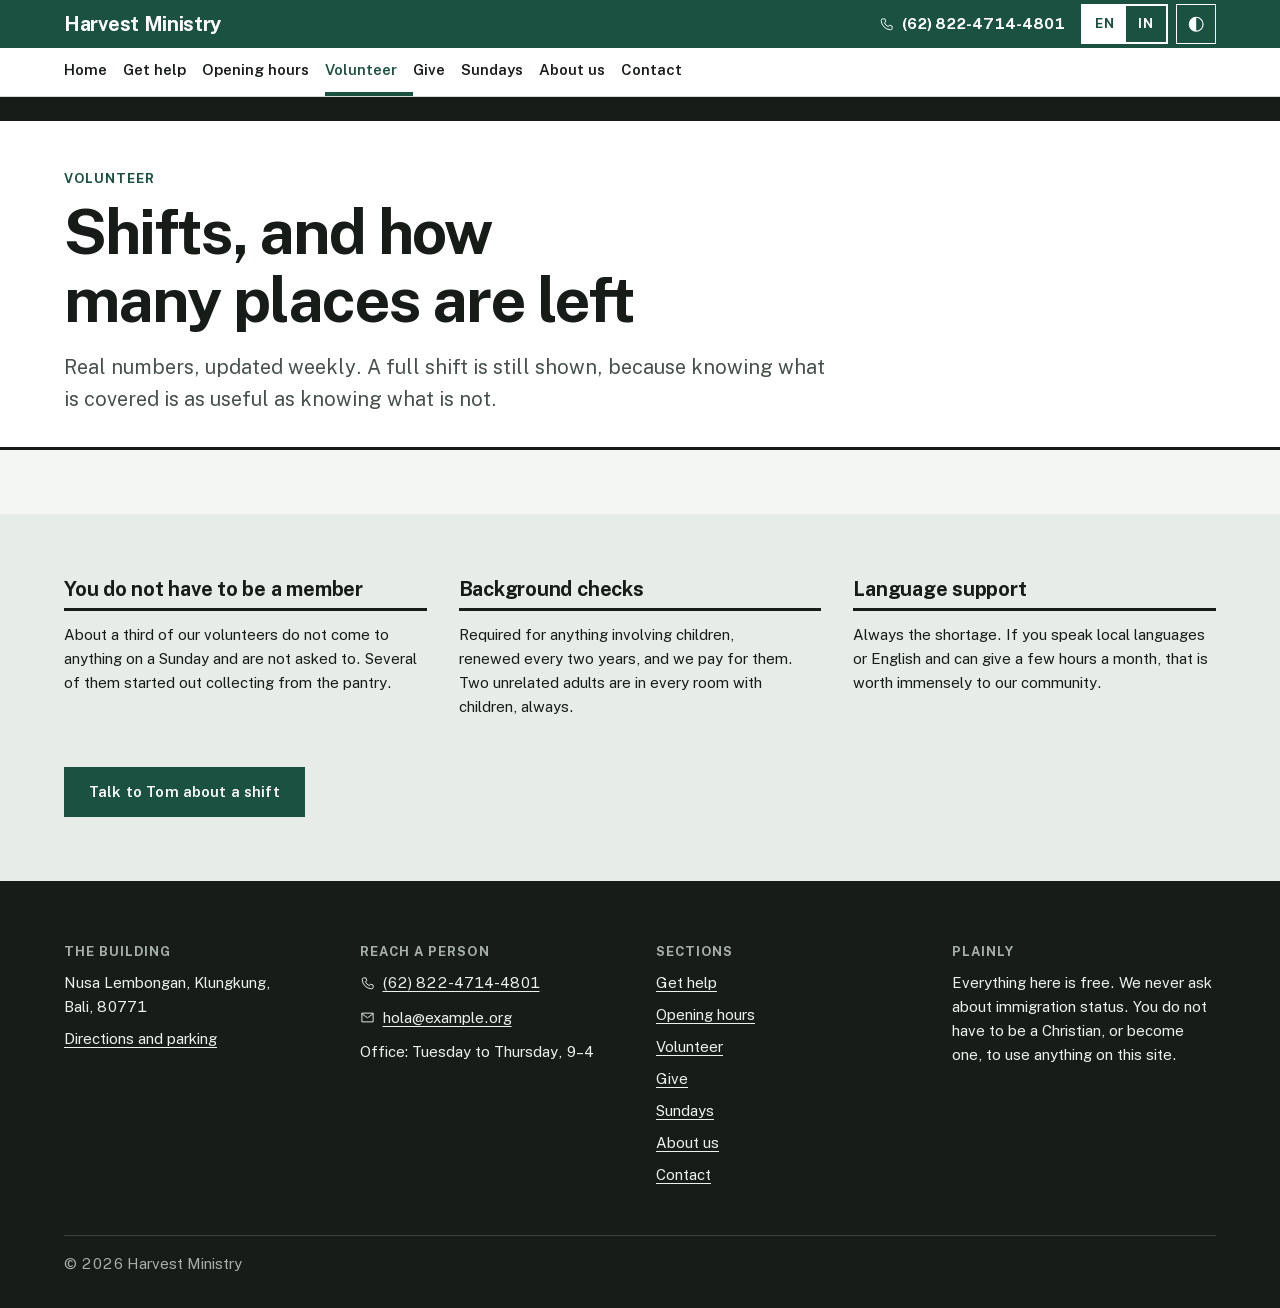
<file: volunteer.html>
<!doctype html>
<html lang="en">
<head>
<meta charset="utf-8">
<meta name="viewport" content="width=device-width, initial-scale=1">
<title>Volunteer — Harvest Ministry, Nusa Lembongan</title>
<meta name="description" content="Volunteer shifts at Harvest Ministry with the number of places actually left: pantry sorting and distribution, childcare, community support, driving and tutoring.">

<link rel="preload" href="./core/fonts/publicsans-var.woff2" as="font" type="font/woff2" crossorigin>
<link rel="stylesheet" href="./core/css/fonts.css">
<link rel="stylesheet" href="./core/css/tokens.css">
<link rel="stylesheet" href="./core/css/civic.css">
<link rel="stylesheet" href="./core/css/base.css">
<link rel="stylesheet" href="./core/css/components.css">
<link rel="stylesheet" href="./core/css/motion.css">
<link rel="stylesheet" href="assets/template.css">

<script type="module">
  const t = localStorage.getItem('theme');
  if (t) document.documentElement.dataset.theme = t;
  const l = localStorage.getItem('lang');
  if (l) document.documentElement.lang = l;
</script>
</head>

<body>
<a class="skip-link" href="#main" data-en="Skip to content" data-in="Lewati ke konten">Skip to content</a>
<svg class="icon-sprite" aria-hidden="true" focusable="false" width="0" height="0">
  <symbol id="i-contrast" viewBox="0 0 24 24"><circle cx="12" cy="12" r="9"/><path d="M12 3a9 9 0 0 0 0 18Z" fill="currentColor" stroke="none"/></symbol>
  <symbol id="i-menu" viewBox="0 0 24 24"><path d="M3 6h18M3 12h18M3 18h18"/></symbol>
  <symbol id="i-close" viewBox="0 0 24 24"><path d="M5 5l14 14M19 5L5 19"/></symbol>
  <symbol id="i-arrow-right" viewBox="0 0 24 24"><path d="M3 12h16M13 6l6 6-6 6"/></symbol>
  <symbol id="i-arrow-up-right" viewBox="0 0 24 24"><path d="M6 18L18 6M8 6h10v10"/></symbol>
  <symbol id="i-chevron-down" viewBox="0 0 24 24"><path d="M4 9l8 7 8-7"/></symbol>
  <symbol id="i-external" viewBox="0 0 24 24"><path d="M14 4h6v6M20 4L11 13M18 14v6H4V6h6"/></symbol>
  <symbol id="i-pin" viewBox="0 0 24 24"><path d="M12 21s7-6.4 7-11a7 7 0 1 0-14 0c0 4.6 7 11 7 11Z"/><circle cx="12" cy="10" r="2.5"/></symbol>
  <symbol id="i-phone" viewBox="0 0 24 24"><path d="M6 3h3.5L11 7.5 8.6 9.2a12.5 12.5 0 0 0 6.2 6.2L16.5 13l4.5 1.5V18a2.5 2.5 0 0 1-2.5 2.5A15.5 15.5 0 0 1 3.5 5.5 2.5 2.5 0 0 1 6 3Z"/></symbol>
  <symbol id="i-mail" viewBox="0 0 24 24"><path d="M3 5h18v14H3zM3 6l9 6.5L21 6"/></symbol>
  <symbol id="i-clock" viewBox="0 0 24 24"><circle cx="12" cy="12" r="9"/><path d="M12 6.5V12l4 2.5"/></symbol>
  <symbol id="i-calendar" viewBox="0 0 24 24"><path d="M4 6h16v15H4zM4 10.5h16M8.5 3v4M15.5 3v4"/></symbol>
  <symbol id="i-print" viewBox="0 0 24 24"><path d="M7 8V3h10v5M4 8h16v8h-3M7 16H4M7 13h10v8H7z"/></symbol>
  <symbol id="i-play" viewBox="0 0 24 24"><path d="M7 4l13 8-13 8Z"/></symbol>
  <symbol id="i-download" viewBox="0 0 24 24"><path d="M12 3v12M7 11l5 5 5-5M3 21h18"/></symbol>
  <symbol id="i-coin" viewBox="0 0 24 24"><path d="M2.5 7h19v10h-19z"/><circle cx="12" cy="12" r="2.6"/><path d="M5.5 7v10M18.5 7v10"/></symbol>
  <symbol id="i-book" viewBox="0 0 24 24"><path d="M12 6v15M12 6a5 5 0 0 0-5-3H3v15h4a5 5 0 0 1 5 3 5 5 0 0 1 5-3h4V3h-4a5 5 0 0 0-5 3Z"/></symbol>
  <symbol id="i-note" viewBox="0 0 24 24"><path d="M9 17V4l11-2v13"/><ellipse cx="6" cy="17.5" rx="3" ry="2.5"/><ellipse cx="17" cy="15.5" rx="3" ry="2.5"/></symbol>
</svg>

<header class="masthead">
  <div class="masthead__bar">
    <div class="frame">
      <a class="masthead__name" href="index.html" data-church="name">Harvest Ministry</a>
      <div class="masthead__tools">
        <a class="masthead__phone" href="#" data-church-href="@tel">
          <svg class="icon" aria-hidden="true" focusable="false"><use href="#i-phone"/></svg><span data-church="phone">&nbsp;</span>
        </a>
        <div class="lang-toggle" role="group" aria-label="Language / Bahasa">
          <button type="button" data-lang="en" aria-pressed="true">EN</button>
          <button type="button" data-lang="in" aria-pressed="false">IN</button>
        </div>
        <button class="theme-toggle" type="button" aria-label="Switch theme"><svg class="icon" aria-hidden="true" focusable="false"><use href="#i-contrast"/></svg></button>
      </div>
    </div>
  </div>

  <nav class="wayfinder" aria-label="Sections">
    <div class="frame">
      <button class="wayfinder-toggle" type="button" aria-expanded="false">
        <svg class="icon icon--menu" aria-hidden="true" focusable="false"><use href="#i-menu"/></svg><svg class="icon icon--close" aria-hidden="true" focusable="false"><use href="#i-close"/></svg>
        <span data-en="Menu" data-in="Menu">Menu</span>
      </button>
      <ul>
        <li><a href="index.html" data-en="Home" data-in="Beranda">Home</a></li>
        <li><a href="help.html" data-en="Get help" data-in="Bantuan">Get help</a></li>
        <li><a href="timetable.html" data-en="Opening hours" data-in="Jam Buka">Opening hours</a></li>
        <li><a href="volunteer.html" data-en="Volunteer" data-in="Relawan">Volunteer</a></li>
        <li><a href="give.html" data-en="Give" data-in="Donasi">Give</a></li>
        <li><a href="sundays.html" data-en="Sundays" data-in="Ibadah Minggu">Sundays</a></li>
        <li><a href="about.html" data-en="About us" data-in="Tentang Kami">About us</a></li>
        <li><a href="contact.html" data-en="Contact" data-in="Kontak">Contact</a></li>
      </ul>
    </div>
  </nav>
</header>

<div class="status">
  <div class="frame" data-status></div>
</div>

<main id="main">

  <div class="band pagehead">
    <div class="frame">
      <p class="band__label" data-en="Volunteer" data-in="Relawan">Volunteer</p>
      <h1 data-en="Shifts, and how many places are left" data-in="Jadwal tugas dan kuota relawan yang tersisa">Shifts, and how many places are left</h1>
      <p class="pagehead__lede" data-en="Real numbers, updated weekly. A full shift is still shown, because knowing what is covered is as useful as knowing what is not." data-in="Angka aktual yang diperbarui setiap minggu. Shift yang sudah penuh tetap ditampilkan untuk transparansi jadwal kegiatan.">Real numbers, updated weekly. A full shift is still shown, because knowing what is covered is as useful as knowing what is not.</p>
    </div>
  </div>

  <section class="band" data-reveal>
    <div class="frame">
      <div data-shifts></div>
    </div>
  </section>

  <section class="band band--tint" data-reveal>
    <div class="frame">
      <div class="plainly">
        <div>
          <h3 data-en="You do not have to be a member" data-in="Tidak Harus Menjadi Anggota Jemaat">You do not have to be a member</h3>
          <p data-en="About a third of our volunteers do not come to anything on a Sunday and are not asked to. Several of them started out collecting from the pantry." data-in="Sekitar sepertiga relawan kami tidak mengikuti kegiatan hari Minggu dan tidak diwajibkan untuk itu. Beberapa dari mereka mulai bergabung dari kegiatan pelayanan sosial.">About a third of our volunteers do not come to anything on a Sunday and are not asked to. Several of them started out collecting from the pantry.</p>
        </div>
        <div>
          <h3 data-en="Background checks" data-in="Verifikasi Latar Belakang">Background checks</h3>
          <p data-en="Required for anything involving children, renewed every two years, and we pay for them. Two unrelated adults are in every room with children, always." data-in="Dibutuhkan untuk kegiatan yang melibatkan anak-anak dan diperbarui secara berkala. Selalu ada dua orang dewasa di setiap ruangan anak demi keamanan.">Required for anything involving children, renewed every two years, and we pay for them. Two unrelated adults are in every room with children, always.</p>
        </div>
        <div>
          <h3 data-en="Language support" data-in="Dukungan Bahasa Lokal & Asing">Language support</h3>
          <p data-en="Always the shortage. If you speak local languages or English and can give a few hours a month, that is worth immensely to our community." data-in="Selalu dibutuhkan bantuan komunikasi. Jika Anda fasih berbahasa Indonesia atau Inggris serta memiliki waktu luang, kontribusi Anda sangat berarti bagi pelayanan kami.">Always the shortage. If you speak local languages or English and can give a few hours a month, that is worth immensely to our community.</p>
        </div>
      </div>
      <p class="row" style="margin-block-start:var(--s-7)">
        <a class="btn" href="contact.html" data-en="Talk to Tom about a shift" data-in="Diskusikan jadwal shift dengan Tom">Talk to Tom about a shift</a>
      </p>
    </div>
  </section>

</main>

<footer class="signoff">
  <div class="frame">
    <div class="signoff__grid">
      <div>
        <h2 data-en="The building" data-in="Lokasi Bangunan">The building</h2>
        <p data-church="@address">&nbsp;</p>
        <p style="margin-block-start:var(--s-2)">
          <a class="with-icon" href="#" data-church-href="@maps" data-en="Directions and parking" data-in="Petunjuk arah dan parkir">Directions and parking</a>
        </p>
      </div>
      <div>
        <h2 data-en="Reach a person" data-in="Hubungi Kami">Reach a person</h2>
        <ul>
          <li><a class="with-icon" href="#" data-church-href="@tel"><svg class="icon" aria-hidden="true" focusable="false"><use href="#i-phone"/></svg><span data-church="phone">&nbsp;</span></a></li>
          <li><a class="with-icon" href="#" data-church-href="@email"><svg class="icon" aria-hidden="true" focusable="false"><use href="#i-mail"/></svg><span data-church="email">&nbsp;</span></a></li>
          <li data-en="Office: Tuesday to Thursday, 9–4" data-in="Kantor: Selasa sampai Kamis, 09.00–16.00">Office: Tuesday to Thursday, 9–4</li>
        </ul>
      </div>
      <div>
        <h2 data-en="Sections" data-in="Bagian">Sections</h2>
        <ul>
          <li><a href="help.html" data-en="Get help" data-in="Minta Bantuan">Get help</a></li>
          <li><a href="timetable.html" data-en="Opening hours" data-in="Jam Buka">Opening hours</a></li>
          <li><a href="volunteer.html" data-en="Volunteer" data-in="Relawan">Volunteer</a></li>
          <li><a href="give.html" data-en="Give" data-in="Pemberian">Give</a></li>
          <li><a href="sundays.html" data-en="Sundays" data-in="Ibadah Minggu">Sundays</a></li>
          <li><a href="about.html" data-en="About us" data-in="Tentang Kami">About us</a></li>
          <li><a href="contact.html" data-en="Contact" data-in="Kontak">Contact</a></li>
        </ul>
      </div>
      <div>
        <h2 data-en="Plainly" data-in="Secara Terbuka">Plainly</h2>
        <p data-en="Everything here is free. We never ask about immigration status. You do not have to be a Christian, or become one, to use anything on this site." data-in="Semua layanan di sini gratis. Anda tidak harus menjadi seorang Kristen untuk menggunakan fasilitas yang tersedia.">Everything here is free. We never ask about immigration status. You do not have to be a Christian, or become one, to use anything on this site.</p>
      </div>
    </div>

    <p class="signoff__note">
      <span>&copy; <span data-church="@year">2026</span> <span data-church="name">&nbsp;</span></span>
    </p>
  </div>
</footer>

<script type="module">
  import { loadConfig, hydrate } from './core/js/config.js';
  import { injectSchema } from './core/js/schema.js';
  import { initTheme, initCurrentPage } from './core/js/ui.js';
  import { initReveal } from './core/js/reveal.js';
  import { initCommons } from './assets/commons.js';

  const config = await loadConfig();
  hydrate(config);
  injectSchema(config);
  initTheme();
  initCurrentPage('.wayfinder a');
  initCommons(config);
  initReveal();
</script>
</body>
</html>
</file>
<file: core/css/fonts.css>
/* Self-hosted Latin subsets — no CDN, no third-party request, no tracking.
   EB Garamond · Vollkorn · Archivo Narrow · Public Sans · Libre Caslon Display · Libre Franklin · Bitter · Source Sans 3 · Cormorant Garamond · Cinzel · Newsreader · Instrument Serif — all SIL OFL 1.1.
   Regenerate with: node build/fetch-fonts.mjs */

@font-face {
  font-family: "Public Sans";
  font-style: normal;
  font-weight: 400 700;
  font-display: swap;
  src: url("../fonts/publicsans-var.woff2") format("woff2");
  unicode-range: U+0000-00FF, U+0131, U+0152-0153, U+02BB-02BC, U+02C6, U+02DA,
    U+02DC, U+0304, U+0308, U+0329, U+2000-206F, U+2074, U+20AC, U+2122, U+2191,
    U+2193, U+2212, U+2215, U+FEFF, U+FFFD;
}
</file>
<file: core/css/tokens.css>
/* ═══════════════════════════════════════════════════════════════════════════
   TOKENS — the whole design system's vocabulary.

   Every template reads from these. A family stylesheet (families/*.css) may
   override the type and neutral tokens; nothing else should.

   Colour comes from church materials — pigment, glass, gold leaf, lead came —
   not from a UI kit. There are no gradients in this system, anywhere.
   ═══════════════════════════════════════════════════════════════════════════ */

:root {
  /* ── The liturgical five ────────────────────────────────────────────────
     Canonical colours of the Western church year. Verified against the
     Episcopal Church and USCCB guidance. These are the accent set; a
     non-liturgical template simply uses one of them as a static brand colour. */
  --lit-violet:  #5B3E7E;  /* Advent, Lent                      */
  --lit-sarum:   #2E4A7D;  /* Advent, where Sarum use is kept   */
  --lit-gold:    #74580E;  /* Christmas, Easter (white & gold)  */
  --lit-green:   #3D6647;  /* Ordinary Time, Epiphany           */
  --lit-oxblood: #93251F;  /* Holy Week, Pentecost, martyrs     */
  --lit-unbleached: #B8A98C; /* Lenten array, where used        */

  /* ── Neutrals ───────────────────────────────────────────────────────────
     Biased toward violet so they read as chosen rather than inherited.
     Named for what they are: limewashed plaster and the lead came of a window. */
  --plaster-100: #F6F5F8;
  --plaster-200: #EDEBF0;
  --plaster-300: #E1DEE6;
  --plaster-400: #C9C5D1;
  --lead-600:    #66626F;
  --lead-700:    #403C49;
  --lead-800:    #201D26;
  --lead-900:    #16141A;
  --ink:         #1C1A20;

  /* ── Semantic surface tokens (theme-aware; see below) ───────────────── */
  --bg:          var(--plaster-200);
  --bg-raised:   #FFFFFF;
  --bg-sunken:   var(--plaster-300);
  --fg:          var(--ink);
  --fg-muted:    var(--lead-600);
  --line:        var(--plaster-400);
  --line-strong: var(--lead-700);

  /* ── The inverted ground ────────────────────────────────────────────────
     A page that never changes ground reads as one long band however well it is
     set. These are the tokens a family uses to cut a section against the rest
     of the page — and each family picks its own values, because a black band
     is right for a broadside and wrong for a psalter. Naming them here is what
     lets the section variants be written once. */
  --bg-invert:     var(--lead-900);
  --fg-invert:     var(--plaster-100);
  --line-invert:   #3A3543;
  --muted-invert:  #A9A3B4;

  /* ── Accent ─────────────────────────────────────────────────────────────
     `--accent` is the single colour a template themes on. In liturgical
     templates liturgy.css rewrites it per season; elsewhere the family sets it. */
  --accent:      var(--lit-green);
  --accent-fg:   #FFFFFF;   /* text on an --accent ground */
  --accent-weak: color-mix(in srgb, var(--accent) 10%, var(--bg));

  /* ── Type ───────────────────────────────────────────────────────────────
     Families override --font-display and --font-body. --font-ui is Public Sans
     everywhere: labels, buttons, tabular data. */
  --font-display: "EB Garamond", Georgia, "Times New Roman", serif;
  --font-body:    "EB Garamond", Georgia, "Times New Roman", serif;
  --font-ui:      "Public Sans", ui-sans-serif, -apple-system, "Segoe UI", sans-serif;
  --font-mono:    ui-monospace, "SF Mono", SFMono-Regular, Menlo, monospace;

  /* Modular scale, 1.25 (major third). Fluid where it earns it. */
  --t-xs:   0.78rem;
  --t-sm:   0.875rem;
  --t-base: 1.0625rem;
  --t-md:   1.2rem;
  --t-lg:   clamp(1.35rem, 1.1rem + 1vw,   1.65rem);
  --t-xl:   clamp(1.7rem,  1.3rem + 1.8vw, 2.3rem);
  --t-2xl:  clamp(2.1rem,  1.5rem + 2.8vw, 3.1rem);
  --t-3xl:  clamp(2.6rem,  1.7rem + 4.2vw, 4.4rem);

  --leading-tight: 1.12;
  --leading-snug:  1.34;
  --leading-body:  1.62;

  --tracking-label: 0.14em;

  /* ── Space — 4px base, named by use not by number ──────────────────── */
  --s-1:  0.25rem;
  --s-2:  0.5rem;
  --s-3:  0.75rem;
  --s-4:  1rem;
  --s-5:  1.5rem;
  --s-6:  2rem;
  --s-7:  3rem;
  --s-8:  4rem;
  --s-9:  6rem;
  --s-10: 8rem;

  /* ── Measure & page ─────────────────────────────────────────────────── */
  --measure:      36rem;   /* ~66 characters at --t-base */
  --measure-wide: 52rem;
  --page:         72rem;
  --gutter:       clamp(1.25rem, 5vw, 3rem);

  /* ── Form ───────────────────────────────────────────────────────────────
     Radii are near-zero by default: stained glass and letterpress have hard
     edges. --radius-arch is the one exception and it is a real arch, not a
     rounded corner — families opt into a Romanesque or Gothic profile. */
  --radius:       2px;
  --radius-arch:  50% 50% var(--radius) var(--radius) / 42% 42% 0 0;

  --border:       1px solid var(--line);
  --border-strong: 1px solid var(--line-strong);

  /* Shadow is used for elevation only, never for decoration. */
  --shadow: 0 1px 2px color-mix(in srgb, var(--ink) 8%, transparent);

  --focus: 2px solid var(--accent);
  --focus-offset: 3px;

  --transition: 180ms cubic-bezier(0.4, 0, 0.2, 1);
}

/* ── Dark theme ─────────────────────────────────────────────────────────────
   Not an inversion. The ground becomes lead came and the liturgical colours
   are lifted to hold their hue against it; --accent-fg flips to near-black so
   text on a gold or green ground stays legible. */
@media (prefers-color-scheme: dark) {
  :root {
    --bg:          var(--lead-900);
    --bg-raised:   var(--lead-800);
    --bg-sunken:   #100E14;
    --fg:          #E7E4EC;
    --fg-muted:    #948FA0;
    --line:        #332E3C;
    --line-strong: #4B4456;

    --lit-violet:  #9A7BC4;
    --lit-sarum:   #6D8FCC;
    --lit-gold:    #D4A93A;
    --lit-green:   #6FA37C;
    --lit-oxblood: #D1584F;
    --lit-unbleached: #CBBB9C;

    --accent-fg:   #14121A;
    --shadow: 0 1px 2px rgb(0 0 0 / 0.5);
  }
}

:root[data-theme="dark"] {
  --bg:          var(--lead-900);
  --bg-raised:   var(--lead-800);
  --bg-sunken:   #100E14;
  --fg:          #E7E4EC;
  --fg-muted:    #948FA0;
  --line:        #332E3C;
  --line-strong: #4B4456;

  --lit-violet:  #9A7BC4;
  --lit-sarum:   #6D8FCC;
  --lit-gold:    #D4A93A;
  --lit-green:   #6FA37C;
  --lit-oxblood: #D1584F;
  --lit-unbleached: #CBBB9C;

  --accent-fg:   #14121A;
  --shadow: 0 1px 2px rgb(0 0 0 / 0.5);
}

:root[data-theme="light"] {
  --bg:          var(--plaster-200);
  --bg-raised:   #FFFFFF;
  --bg-sunken:   var(--plaster-300);
  --fg:          var(--ink);
  --fg-muted:    var(--lead-600);
  --line:        var(--plaster-400);
  --line-strong: var(--lead-700);

  --lit-violet:  #5B3E7E;
  --lit-sarum:   #2E4A7D;
  --lit-gold:    #74580E;
  --lit-green:   #3D6647;
  --lit-oxblood: #93251F;
  --lit-unbleached: #B8A98C;

  --accent-fg:   #FFFFFF;
  --shadow: 0 1px 2px color-mix(in srgb, var(--ink) 8%, transparent);
}
</file>
<file: core/css/civic.css>
/* ═══════════════════════════════════════════════════════════════════════════
   FAMILY — CIVIC
   Food banks · ESL · recovery · benevolence · bilingual congregations · schools

   Built from what these churches' websites actually are, not from what a
   church website is assumed to be. Church Community Services in Elkhart, the
   clearest real example, navigates like a social-services agency: Programs ·
   Hours · Resources · Volunteer · Donate · En español — with a complete parallel
   Spanish menu. Watermark runs "Care and Recovery" and "Watermark en Español"
   in its primary nav. Ethos runs a "Care Center / Centro de Cuidado". Capitol
   Hill Baptist puts Accessibility in the nav.

   The first version of this family took that research too far. It concluded
   that WORSHIP HAS A PAGE AND IS NOT THE FRONT PAGE, and shipped a homepage
   that opened on "Get help / Lend a hand", carried no photograph at all, and
   mentioned the church once, near the bottom, under the heading "There is a
   church here too". It was a well-built social-services website. It was not
   recognisably a church, which is fatal for a template that has to be picked
   off a page of thumbnails by someone searching for a church template.

   Corrected premise: this family serves churches whose front door is their
   outreach, so the homepage does BOTH, in this order —

       who we are and when we worship,   (the noticeboard)
       then what is open right now and how to get it,
       in both languages, above the fold.

   The two doorways and the live opening-hours board survive intact; they are
   still the best thing here. They now sit under a church instead of instead
   of one.

   The visual language is CIVIC WAYFINDING — municipal enamel signage, transit
   boards, library and public-health notices. Public Sans throughout (it is
   literally the US federal typeface), solid colour blocks rather than cards,
   status by colour AND by word, and the largest legible type this system has.
   Nothing here is decorative; every block is a sign.

   Explicitly not: the cathedral chrome, the broadside, the bound book, hero
   photographs with scrims, gradients, rounded cards, or the warm off-white
   ground that three of the four families accidentally shared.
   ═══════════════════════════════════════════════════════════════════════════ */

:root {
  /* One face, the whole way down. A public notice is not the place to be
     showing off a second typeface. */
  --font-display: "Public Sans", ui-sans-serif, -apple-system, "Segoe UI", sans-serif;
  --font-body:    "Public Sans", ui-sans-serif, -apple-system, "Segoe UI", sans-serif;

  /* A faintly green-grey ground — the colour of institutional paint and
     enamel signage. Measurably a different hue from the other three families
     (violet stone 264°, bleached paper ~60°, newsprint 40°); this sits at
     ~120°, so no two families read as the same surface. */
  --slate-050: #FFFFFF;
  --slate-100: #F4F6F4;
  --slate-200: #E7ECE8;
  --slate-300: #D3DBD5;
  --slate-700: #46504A;
  --slate-900: #171C19;

  /* Vitreous enamel green — the colour of old street signs and park boards.
     Deep enough to carry white type at any size. */
  --enamel:  #1B5140;
  --signal:  #A3261D;   /* closed, urgent, "do not"          */
  --caution: #7A5300;   /* closing soon, limited, waitlist    */

  --bg:          var(--slate-100);
  --bg-raised:   var(--slate-050);
  --bg-sunken:   var(--slate-200);
  --fg:          var(--slate-900);
  --fg-muted:    var(--slate-700);
  --line:        var(--slate-300);
  --line-strong: var(--slate-900);

  --bg-invert:    var(--slate-900);
  --fg-invert:    #EDF1EE;
  --line-invert:  #3A443E;
  --muted-invert: #A6B0A9;

  --accent:      var(--enamel);
  --accent-fg:   #FFFFFF;

  /* Bigger than the rest of the system, on purpose. This family is read by
     people in a hurry, in a car park, on a cracked phone screen, sometimes in
     their second language. */
  --t-xs:   0.8125rem;
  --t-sm:   0.9375rem;
  --t-base: 1.125rem;
  --t-md:   1.25rem;
  --t-lg:   clamp(1.4rem,  1.15rem + 1vw,   1.75rem);
  --t-xl:   clamp(1.7rem,  1.35rem + 1.6vw, 2.3rem);
  --t-2xl:  clamp(2.1rem,  1.6rem + 2.4vw, 3rem);
  --t-3xl:  clamp(2.5rem,  1.8rem + 3.4vw, 3.9rem);

  --leading-tight: 1.1;
  --leading-snug:  1.32;
  --leading-body:  1.6;
  --tracking-label: 0.08em;

  --measure:      34rem;
  --measure-wide: 48rem;
  --frame:        78rem;     /* wider than the others: this is a board, not a page */
  --gutter:       clamp(1.25rem, 4vw, 3rem);

  /* Signage has square corners and no shadows; it is painted metal. */
  --radius:      0;
  --radius-arch: 0;
  --shadow:      none;

  --hair:   1px solid var(--line);
  --rule:   3px solid var(--fg);
  --border:        var(--hair);
  --border-strong: var(--rule);

  --focus: 3px solid var(--enamel);
  --focus-offset: 2px;
}

@media (prefers-color-scheme: dark) {
  :root {
    --slate-050: #1D231F;
    --slate-100: #141916;
    --slate-200: #101410;
    --slate-300: #333D36;
    --slate-700: #A3ADA6;
    --slate-900: #E9EFEA;

    --bg:          var(--slate-100);
    --bg-raised:   var(--slate-050);
    --bg-sunken:   var(--slate-200);
    --fg:          var(--slate-900);
    --fg-muted:    var(--slate-700);
    --line:        var(--slate-300);
    --line-strong: var(--slate-900);

    --enamel:  #6FBFA0;
    --signal:  #F0796C;
    --caution: #D9A93C;
    --accent-fg: #10150F;

    --bg-invert:    #EDF1EE;
    --fg-invert:    #141916;
    --line-invert:  #C4CEC7;
    --muted-invert: #4B554E;
  }
}

:root[data-theme="dark"] {
  --slate-050: #1D231F;
  --slate-100: #141916;
  --slate-200: #101410;
  --slate-300: #333D36;
  --slate-700: #A3ADA6;
  --slate-900: #E9EFEA;

  --bg:          var(--slate-100);
  --bg-raised:   var(--slate-050);
  --bg-sunken:   var(--slate-200);
  --fg:          var(--slate-900);
  --fg-muted:    var(--slate-700);
  --line:        var(--slate-300);
  --line-strong: var(--slate-900);

  --enamel:  #6FBFA0;
  --signal:  #F0796C;
  --caution: #D9A93C;
  --accent-fg: #10150F;

  --bg-invert:    #EDF1EE;
  --fg-invert:    #141916;
  --line-invert:  #C4CEC7;
  --muted-invert: #4B554E;
}

/* tokens.css declares :root[data-theme="light"] and outranks this file's plain
   :root, so an explicit switch to light has to restate the whole palette. */
:root[data-theme="light"] {
  --slate-050: #FFFFFF;
  --slate-100: #F4F6F4;
  --slate-200: #E7ECE8;
  --slate-300: #D3DBD5;
  --slate-700: #46504A;
  --slate-900: #171C19;

  --bg:          var(--slate-100);
  --bg-raised:   var(--slate-050);
  --bg-sunken:   var(--slate-200);
  --fg:          var(--slate-900);
  --fg-muted:    var(--slate-700);
  --line:        var(--slate-300);
  --line-strong: var(--slate-900);

  --enamel:  #1B5140;
  --signal:  #A3261D;
  --caution: #7A5300;
  --accent-fg: #FFFFFF;

  --bg-invert:    #171C19;
  --fg-invert:    #EDF1EE;
  --line-invert:  #3A443E;
  --muted-invert: #A6B0A9;
}

body { font-variant-numeric: tabular-nums; }

/* ───────────────────────────────────────────────────────────────────────────
   THE FRAME and THE BAND — this family's page skeleton.
   base.css loads after this file, so section rules must be class-qualified.
   ─────────────────────────────────────────────────────────────────────────── */
.frame {
  inline-size: 100%;
  max-inline-size: var(--frame);
  margin-inline: auto;
  padding-inline: var(--gutter);
}
.frame--narrow { max-inline-size: var(--measure-wide); }

.band { padding-block: var(--s-8); }

/* The same rule Plain arrived at the hard way: only two UNPAINTED bands in a
   row share a gap. Anything with its own ground has a visible edge and keeps
   its padding at both ends. */
.band:not(.band--solid):not(.band--ink):not(.band--tint)
  + .band:not(.band--solid):not(.band--ink):not(.band--tint) {
  padding-block-start: 0;
}

.band--tint  { background: var(--bg-sunken); }
.band--solid { background: var(--enamel); color: var(--accent-fg); }
.band--ink   { background: var(--bg-invert); color: var(--fg-invert); }

.band--solid a, .band--ink a { color: inherit; }
.band--solid .band__label { color: inherit; opacity: 0.82; }
.band--ink   .band__label { color: var(--fg-invert); opacity: 0.75; }

.band__label {
  font-size: var(--t-xs);
  font-weight: 700;
  text-transform: uppercase;
  letter-spacing: var(--tracking-label);
  color: var(--enamel);
}
.band__title {
  font-size: var(--t-2xl);
  font-weight: 700;
  letter-spacing: -0.02em;
  margin-block: var(--s-2) var(--s-5);
  max-inline-size: 20ch;
}
.band__lede {
  font-size: var(--t-md);
  color: var(--fg-muted);
  max-inline-size: var(--measure-wide);
  margin-block-end: var(--s-6);
}
.band--solid .band__lede, .band--ink .band__lede { color: inherit; opacity: 0.9; }

/* ───────────────────────────────────────────────────────────────────────────
   THE NOTICEBOARD — the board at the gate.

   Added after the first version of this family was rejected, and the verdict
   was right: it read as a county social-services website. It carried no
   photograph anywhere, its front page opened on "Get help / Lend a hand", and
   the only church on it was a band near the bottom headed "There is a church
   here too". Nobody searching for a free CHURCH template would download that.

   The diagnosis was in the research, not the craft. Church Community Services
   in Elkhart genuinely does navigate like an agency — but it is one outlier,
   and building it as the archetype rather than as one section of a normal
   church site is what produced a template with no church in it.

   So the board goes first: the name, where it is, and when it worships, set at
   the size of an actual painted sign. It is deliberately NOT the split
   panel-and-photograph hero — that belongs to Hospitality, and repeating it
   here would make two families one design. A sign is full width, and the
   building goes underneath it as a strip, the way you see the board before you
   see the door.
   ─────────────────────────────────────────────────────────────────────────── */
.noticeboard {
  background: var(--enamel);
  color: var(--accent-fg);
  padding-block: clamp(var(--s-7), 7vw, var(--s-9));
}
.noticeboard__kicker {
  font-size: var(--t-xs);
  font-weight: 700;
  text-transform: uppercase;
  letter-spacing: var(--tracking-label);
  opacity: 0.82;
}
.noticeboard__name {
  font-size: var(--t-3xl);
  font-weight: 800;
  line-height: 1.02;
  letter-spacing: -0.03em;
  margin-block: var(--s-3) 0;
  max-inline-size: 16ch;
}
/* The second language is the same size as the first, not a subtitle under it.
   A parallel Spanish name set at 70% is a statement about whose church it is. */
.noticeboard__also {
  display: block;
  font-weight: 400;
  opacity: 0.85;
}
.noticeboard__where {
  font-size: var(--t-md);
  margin-block-start: var(--s-4);
  max-inline-size: 44ch;
  opacity: 0.92;
}

/* Service times set as sign rows — rules above and below, tabular figures,
   nothing between them. This is the part of a church noticeboard that people
   actually stop and read. */
/* Wide enough for a board, the hours move alongside the name rather than
   under it. Stacked, this band ran to two full screens before a visitor
   reached the doorways, and most of the second one was empty paint. */
@media (min-width: 62rem) {
  .noticeboard .frame {
    display: grid;
    grid-template-columns: 6fr 5fr;
    gap: clamp(var(--s-7), 5vw, var(--s-9));
    align-items: start;
  }
  .noticeboard__hours { margin-block-start: 0; }
}

.noticeboard__hours {
  list-style: none;
  margin: var(--s-7) 0 0;
  padding: 0;
  max-inline-size: 46rem;
  border-block-start: 2px solid currentColor;
}
.noticeboard__hours li {
  display: grid;
  grid-template-columns: minmax(5.5rem, auto) 1fr;
  gap: var(--s-1) var(--s-5);
  align-items: baseline;
  padding-block: var(--s-4);
  border-block-end: 1px solid color-mix(in srgb, currentColor 45%, transparent);
}
.noticeboard__time {
  font-size: var(--t-lg);
  font-weight: 800;
  font-variant-numeric: tabular-nums;
  letter-spacing: -0.01em;
}
.noticeboard__what { font-size: var(--t-md); font-weight: 700; }
.noticeboard__note { grid-column: 2; font-size: var(--t-sm); opacity: 0.85; }
@media (max-width: 30rem) {
  .noticeboard__hours li { grid-template-columns: 1fr; }
  .noticeboard__note { grid-column: 1; }
}

.noticeboard__acts { margin-block-start: var(--s-7); }
/* On the enamel ground the primary button inverts: white sign, green letters. */
.noticeboard .btn {
  background: var(--accent-fg);
  border-color: var(--accent-fg);
  color: var(--enamel);
}
.noticeboard .btn:hover { background: #E7EDE9; border-color: #E7EDE9; }
.noticeboard .btn--ghost {
  background: transparent;
  color: var(--accent-fg);
  border-color: var(--accent-fg);
}
.noticeboard .btn--ghost:hover { background: color-mix(in srgb, #fff 14%, transparent); }

/* THE FRIEZE — the building, full width, letterbox. No text over it and no
   scrim under it, because nothing is written on it: it is the photograph you
   would take standing across the road, and its whole job is to prove there is
   a real building with real people in it. */
.frieze {
  display: block;
  background: var(--bg-sunken);
}
.frieze img {
  inline-size: 100%;
  block-size: clamp(9rem, 24vw, 17rem);
  object-fit: cover;
  display: block;
}

/* ───────────────────────────────────────────────────────────────────────────
   THE MASTHEAD — a painted sign, two tiers.
   Tier one is the building: name, phone, language. Tier two is the wayfinder.
   ─────────────────────────────────────────────────────────────────────────── */
.masthead { position: sticky; inset-block-start: 0; z-index: 50; }

.masthead__bar {
  background: var(--enamel);
  color: var(--accent-fg);
}
.masthead__bar .frame {
  display: flex;
  align-items: center;
  gap: var(--s-4);
  min-block-size: 3rem;
}
.masthead__name {
  font-weight: 800;
  font-size: var(--t-md);
  letter-spacing: -0.015em;
  text-decoration: none;
  color: inherit;
  white-space: nowrap;
  overflow: hidden;
  text-overflow: ellipsis;
  min-inline-size: 0;
}
.masthead__tools {
  display: flex;
  align-items: center;
  gap: var(--s-2);
  margin-inline-start: auto;
  flex: none;
}
.masthead__phone {
  display: inline-flex;
  align-items: center;
  gap: var(--s-2);
  font-weight: 700;
  font-size: var(--t-sm);
  color: inherit;
  text-decoration: none;
  padding-inline: var(--s-2);
}
.masthead__phone:hover { text-decoration: underline; }
@media (max-width: 40rem) { .masthead__phone span { display: none; } }

/* The language switch. Real, not decorative — see assets/commons.js. */
.lang-toggle {
  display: inline-flex;
  border: 2px solid currentColor;
  background: transparent;
  padding: 0;
}
.lang-toggle button {
  min-block-size: 2.25rem;
  padding-inline: var(--s-3);
  background: transparent;
  border: 0;
  color: inherit;
  font-family: inherit;
  font-size: var(--t-xs);
  font-weight: 700;
  letter-spacing: 0.06em;
  cursor: pointer;
}
.lang-toggle button[aria-pressed="true"] {
  background: var(--accent-fg);
  color: var(--enamel);
}

.masthead .theme-toggle {
  border-color: currentColor;
  color: inherit;
  inline-size: 2.5rem;
  block-size: 2.5rem;
}

/* ── The wayfinder ──────────────────────────────────────────────────────── */
.wayfinder {
  background: var(--bg-raised);
  border-block-end: var(--hair);
}
.wayfinder .frame { display: flex; align-items: stretch; gap: 0; }
.wayfinder ul {
  display: flex;
  flex-wrap: wrap;
  list-style: none;
  margin: 0;
  padding: 0;
}
.wayfinder a {
  display: flex;
  align-items: center;
  min-block-size: 3rem;
  padding-inline: var(--s-4);
  font-size: var(--t-sm);
  font-weight: 600;
  text-decoration: none;
  color: var(--fg);
  border-block-end: 4px solid transparent;
}
.wayfinder a:hover { background: var(--bg-sunken); }
.wayfinder a[aria-current="page"] {
  border-block-end-color: var(--enamel);
  color: var(--enamel);
}
.wayfinder a:first-child { padding-inline-start: 0; }

.wayfinder-toggle {
  display: none;
  align-items: center;
  gap: var(--s-2);
  min-block-size: 3rem;
  padding-inline: 0;
  background: transparent;
  border: 0;
  font-family: inherit;
  font-size: var(--t-sm);
  font-weight: 700;
  cursor: pointer;
  color: var(--fg);
}

@media (max-width: 60rem) {
  .wayfinder-toggle { display: inline-flex; }
  .wayfinder ul {
    display: none;
    flex-direction: column;
    inline-size: 100%;
    padding-block-end: var(--s-3);
  }
  .wayfinder[data-open] ul { display: flex; }
  .wayfinder .frame { flex-wrap: wrap; }
  .wayfinder a {
    inline-size: 100%;
    border-block-end: var(--hair);
    border-inline-start: 4px solid transparent;
    padding-inline-start: var(--s-3);
  }
  .wayfinder a:first-child { padding-inline-start: var(--s-3); }
  .wayfinder a[aria-current="page"] { border-inline-start-color: var(--enamel); }
}

/* ───────────────────────────────────────────────────────────────────────────
   THE STATUS STRIP — what is open, right now.

   The single most useful thing this kind of church can put on a website, and
   the one thing no church template has. Computed from the opening hours in
   church.config.json, in the church's own timezone. Colour is never the only
   signal: the word "Open" or "Closed" is always present.
   ─────────────────────────────────────────────────────────────────────────── */
.status {
  background: var(--bg-invert);
  color: var(--fg-invert);
  font-size: var(--t-sm);
}
.status .frame {
  display: flex;
  flex-wrap: wrap;
  align-items: center;
  gap: var(--s-3) var(--s-5);
  padding-block: var(--s-3);
}
.status__item { display: flex; align-items: center; gap: var(--s-2); }
.status__dot {
  inline-size: 0.7rem;
  block-size: 0.7rem;
  flex: none;
  background: var(--muted-invert);
}
.status__item[data-state="open"]    .status__dot { background: #5FD3A6; }
.status__item[data-state="soon"]    .status__dot { background: #E7B84B; }
.status__item[data-state="closed"]  .status__dot { background: #F0796C; }
.status__what { font-weight: 700; }
.status__when { color: var(--muted-invert); }

/* ───────────────────────────────────────────────────────────────────────────
   THE DOORWAYS — the two questions somebody arrives with.
   Not a hero. Two painted doors, side by side, each one a list of what is
   behind it. This is the whole opening screen.
   ─────────────────────────────────────────────────────────────────────────── */
.doorways {
  display: grid;
  grid-template-columns: 1fr;
  gap: var(--s-1);
}
@media (min-width: 48rem) { .doorways { grid-template-columns: 1fr 1fr; } }

.door {
  display: flex;
  flex-direction: column;
  padding: var(--s-7) var(--s-6) var(--s-6);
  text-decoration: none;
  min-block-size: 100%;
}
.door--help { background: var(--enamel); color: var(--accent-fg); }
.door--give { background: var(--bg-invert); color: var(--fg-invert); }
.door:hover .door__title { text-decoration: underline; text-underline-offset: 0.2em; }

.door__eyebrow {
  font-size: var(--t-xs);
  font-weight: 700;
  text-transform: uppercase;
  letter-spacing: var(--tracking-label);
  opacity: 0.8;
}
.door__title {
  font-size: var(--t-2xl);
  font-weight: 800;
  letter-spacing: -0.025em;
  line-height: 1.02;
  margin-block: var(--s-3) var(--s-4);
}
.door__list {
  list-style: none;
  margin: 0 0 var(--s-5);
  padding: 0;
  display: flex;
  flex-wrap: wrap;
  gap: var(--s-2);
}
.door__list li {
  font-size: var(--t-sm);
  font-weight: 600;
  padding: var(--s-1) var(--s-3);
  border: 1px solid currentColor;
}
.door__go {
  margin-block-start: auto;
  display: inline-flex;
  align-items: center;
  gap: var(--s-2);
  font-weight: 700;
  font-size: var(--t-md);
}

/* ───────────────────────────────────────────────────────────────────────────
   PAGE HEADS
   ─────────────────────────────────────────────────────────────────────────── */
.pagehead {
  background: var(--bg-raised);
  border-block-end: var(--rule);
  padding-block: var(--s-7) var(--s-6);
}
.pagehead h1 {
  font-size: var(--t-3xl);
  font-weight: 800;
  letter-spacing: -0.03em;
  margin-block-start: var(--s-2);
  max-inline-size: 18ch;
}
.pagehead__lede {
  font-size: var(--t-md);
  color: var(--fg-muted);
  max-inline-size: var(--measure-wide);
  margin-block-start: var(--s-4);
}

/* ── Buttons: painted, square, and large enough to hit ──────────────────── */
.btn {
  font-size: var(--t-sm);
  font-weight: 700;
  letter-spacing: 0.01em;
  text-transform: none;
  border-radius: 0;
  min-block-size: 3rem;
  padding: var(--s-3) var(--s-5);
}
.btn--ghost { border: 2px solid var(--fg); background: transparent; }
.btn--ghost:hover { background: var(--fg); color: var(--bg); }
.band--solid .btn, .door .btn {
  background: var(--accent-fg);
  color: var(--enamel);
  border-color: var(--accent-fg);
}

/* ───────────────────────────────────────────────────────────────────────────
   THE SIGNOFF — the foot of a public notice: who, where, when, and in what
   languages. No newsletter box, no social wall.
   ─────────────────────────────────────────────────────────────────────────── */
.signoff {
  background: var(--bg-invert);
  color: var(--fg-invert);
  padding-block: var(--s-8) var(--s-6);
}
.signoff__grid {
  display: grid;
  grid-template-columns: repeat(auto-fit, minmax(13rem, 1fr));
  gap: var(--s-6);
}
.signoff h2 {
  font-size: var(--t-xs);
  font-weight: 700;
  text-transform: uppercase;
  letter-spacing: var(--tracking-label);
  color: var(--muted-invert);
  margin-block-end: var(--s-3);
}
.signoff ul { list-style: none; margin: 0; padding: 0; }
.signoff li + li { margin-block-start: var(--s-2); }
.signoff a { color: inherit; }
.signoff p, .signoff li, .signoff a { font-size: var(--t-sm); }
.signoff__note {
  display: flex;
  flex-wrap: wrap;
  gap: var(--s-3);
  justify-content: space-between;
  margin-block-start: var(--s-7);
  padding-block-start: var(--s-4);
  border-block-start: 1px solid var(--line-invert);
  font-size: var(--t-xs);
  color: var(--muted-invert);
}

@media print {
  .masthead, .wayfinder, .lang-toggle, .theme-toggle, .doorways { display: none !important; }
  .band--solid, .band--ink, .status { background: none !important; color: #000 !important; }
  .signoff { background: none; color: #000; border-block-start: 2px solid #000; }
}
</file>
<file: core/css/base.css>
/* ═══════════════════════════════════════════════════════════════════════════
   BASE — reset, elements, and the accessibility floor.
   Every template inherits WCAG 2.2 AA from here; it is not optional.
   ═══════════════════════════════════════════════════════════════════════════ */

*, *::before, *::after { box-sizing: border-box; }

html {
  -webkit-text-size-adjust: 100%;
  scroll-behavior: smooth;
}

body {
  margin: 0;
  background: var(--bg);
  color: var(--fg);
  font-family: var(--font-body);
  font-size: var(--t-base);
  line-height: var(--leading-body);
  font-synthesis-weight: none;
  -webkit-font-smoothing: antialiased;
  text-rendering: optimizeLegibility;
}

/* ── Skip link — first focusable element on every page ─────────────────── */
.skip-link {
  position: absolute;
  inset-inline-start: var(--s-4);
  inset-block-start: -100%;
  z-index: 999;
  padding: var(--s-3) var(--s-4);
  background: var(--accent);
  color: var(--accent-fg);
  font-family: var(--font-ui);
  font-size: var(--t-sm);
  font-weight: 600;
  text-decoration: none;
  transition: inset-block-start var(--transition);
}
.skip-link:focus { inset-block-start: var(--s-4); }

/* ── Focus: always visible, never removed ──────────────────────────────── */
:focus-visible {
  outline: var(--focus);
  outline-offset: var(--focus-offset);
}
:focus:not(:focus-visible) { outline: none; }

/* ── Headings ───────────────────────────────────────────────────────────── */
h1, h2, h3, h4, h5, h6 {
  margin: 0;
  font-family: var(--font-display);
  font-weight: 600;
  line-height: var(--leading-tight);
  text-wrap: balance;
  letter-spacing: -0.012em;
}
h1 { font-size: var(--t-3xl); }
h2 { font-size: var(--t-2xl); }
h3 { font-size: var(--t-xl);  }
h4 { font-size: var(--t-lg);  }
h5 { font-size: var(--t-md);  }
h6 { font-size: var(--t-base); }

p, ul, ol, dl, blockquote, figure, table, pre { margin: 0; }
p { text-wrap: pretty; }

/* ── Links: Bootstrap-era underline defaults are wrong for reading text.
      In prose, links are underlined. In navigation and buttons, they are not. */
a { color: inherit; text-decoration-thickness: 1px; text-underline-offset: 0.18em; }
a:hover { text-decoration-thickness: 2px; }

/* :not(.btn) matters. Without it this rule beats .btn on specificity and paints
   a button's label in --accent on an --accent ground — invisible, and only on
   the buttons that happen to sit inside prose. */
.prose a:not(.btn) {
  color: var(--accent);
  text-decoration: underline;
}

/* ── Media ──────────────────────────────────────────────────────────────── */
img, picture, video, svg { max-inline-size: 100%; display: block; }
img, video { block-size: auto; }

/* Every img must carry width/height attributes; this is the CLS backstop. */
img[width][height] { block-size: auto; }

figure { margin: 0; }
figcaption {
  font-family: var(--font-ui);
  font-size: var(--t-sm);
  color: var(--fg-muted);
  padding-block-start: var(--s-2);
}

/* ── Forms ──────────────────────────────────────────────────────────────── */
input, textarea, select, button {
  font: inherit;
  color: inherit;
}

label {
  display: block;
  font-family: var(--font-ui);
  font-size: var(--t-sm);
  font-weight: 600;
  margin-block-end: var(--s-2);
}

input[type="text"], input[type="email"], input[type="tel"],
input[type="search"], input[type="date"], textarea, select {
  inline-size: 100%;
  padding: var(--s-3);
  background: var(--bg-raised);
  border: var(--border);
  border-radius: var(--radius);
  transition: border-color var(--transition);
}
input:focus, textarea:focus, select:focus { border-color: var(--accent); }

/* Bootstrap habit worth breaking: textareas default to a single-row height. */
textarea { min-block-size: 8rem; resize: vertical; }

/* Required fields marked in text, not by colour alone. */
.req { color: var(--fg-muted); font-weight: 400; }

/* ── Tables ─────────────────────────────────────────────────────────────── */
.table-wrap { overflow-x: auto; }
table { border-collapse: collapse; inline-size: 100%; }
th, td {
  text-align: start;
  padding: var(--s-3);
  border-block-end: var(--border);
  vertical-align: top;
}
th {
  font-family: var(--font-ui);
  font-size: var(--t-xs);
  font-weight: 600;
  text-transform: uppercase;
  letter-spacing: var(--tracking-label);
  color: var(--fg-muted);
}
td.num, .tabular { font-variant-numeric: tabular-nums; }

/* ── Utility ────────────────────────────────────────────────────────────── */
.visually-hidden {
  position: absolute;
  inline-size: 1px; block-size: 1px;
  padding: 0; margin: -1px;
  overflow: hidden; clip-path: inset(50%);
  white-space: nowrap; border: 0;
}

.wrap {
  inline-size: 100%;
  max-inline-size: var(--page);
  margin-inline: auto;
  padding-inline: var(--gutter);
}
.wrap--narrow { max-inline-size: var(--measure-wide); }

.prose { max-inline-size: var(--measure); }
.prose > * + * { margin-block-start: var(--s-4); }
.prose h2, .prose h3 { margin-block-start: var(--s-6); }

.label {
  font-family: var(--font-ui);
  font-size: var(--t-xs);
  font-weight: 600;
  text-transform: uppercase;
  letter-spacing: var(--tracking-label);
  color: var(--fg-muted);
}

.stack   { display: flex; flex-direction: column; gap: var(--s-4); }
.stack-6 { display: flex; flex-direction: column; gap: var(--s-6); }
.row     { display: flex; flex-wrap: wrap; gap: var(--s-4); align-items: center; }

section { padding-block: var(--s-9); }

/* A section following another already sits below that one's bottom padding, so
   it does not need its own top padding as well. */
section + section { padding-block-start: 0; }

/* …except after a section that zeroed its own padding. The hero and the Today
   strip both do, so without this the next section's content butts straight
   against the bottom edge of the hero image.

   .today is excluded: it is a band, not a section of content, and is meant to
   sit flush under the hero the way a cathedral site's action bar does. */
.hero + section:not(.today),
.today + section { padding-block-start: var(--s-9); }

/* ── Motion ─────────────────────────────────────────────────────────────── */
@media (prefers-reduced-motion: reduce) {
  html { scroll-behavior: auto; }
  *, *::before, *::after {
    animation-duration: 0.01ms !important;
    animation-iteration-count: 1 !important;
    transition-duration: 0.01ms !important;
  }
}

/* ── Print — churches print their own pages more than most sites ───────── */
@media print {
  .site-nav, .site-footer__meta, .skip-link, .theme-toggle { display: none; }
  body { background: #fff; color: #000; font-size: 11pt; }
  a[href^="http"]::after { content: " (" attr(href) ")"; font-size: 9pt; }
}
</file>
<file: core/css/components.css>
/* ═══════════════════════════════════════════════════════════════════════════
   COMPONENTS — PRIMITIVES ONLY.

   What lives here is what every family agrees on regardless of how its pages
   are composed: a button, a form field, the theme toggle. Nothing that decides
   what a PAGE looks like.

   Site chrome — header, hero, sections, cards, footer — deliberately does NOT
   live here. It used to, and the result was that a second family came out as a
   re-skin of the first: same header, same hero, same section rhythm, different
   fonts. A family now brings its own chrome (families/_chrome-classic.css, or
   its own, as Movement does), which is the only way two templates end up
   genuinely different rather than differently painted.
   ═══════════════════════════════════════════════════════════════════════════ */

/* ── Buttons ────────────────────────────────────────────────────────────────
   Two only. A church site with five button styles has none. */
.btn {
  display: inline-flex;
  align-items: center;
  justify-content: center;
  gap: var(--s-2);
  padding: var(--s-3) var(--s-5);
  min-block-size: 2.75rem;          /* WCAG 2.2 target size */
  font-family: var(--font-ui);
  font-size: var(--t-sm);
  font-weight: 600;
  letter-spacing: 0.01em;
  text-decoration: none;
  border: 1px solid var(--accent);
  border-radius: var(--radius);
  background: var(--accent);
  color: var(--accent-fg);
  cursor: pointer;
  transition: background var(--transition), border-color var(--transition);
}
.btn:hover { background: color-mix(in srgb, var(--accent) 84%, var(--fg)); }

.btn--ghost {
  background: transparent;
  color: var(--fg);
  border-color: var(--line-strong);
}
.btn--ghost:hover { background: var(--bg-sunken); border-color: var(--fg); }

/* ── Connection card ────────────────────────────────────────────────────── */
.form-grid {
  display: grid;
  grid-template-columns: repeat(auto-fit, minmax(14rem, 1fr));
  gap: var(--s-4);
}
.form-field--full { grid-column: 1 / -1; }

/* ── Icons ──────────────────────────────────────────────────────────────────
   One inline <symbol> sprite per page (build/lib/icons.mjs). Sized in em so an
   icon beside a label always matches that label, and stroked in currentColor so
   it inherits whatever the surrounding text is doing — including on an --accent
   ground, where a hard-coded colour would disappear. */
.icon-sprite { position: absolute; inline-size: 0; block-size: 0; overflow: hidden; }

.icon {
  inline-size: 1em;
  block-size: 1em;
  flex: none;
  fill: none;
  stroke: currentColor;
  stroke-width: var(--icon-stroke, 1.5);
  stroke-linecap: butt;
  stroke-linejoin: miter;
  vertical-align: -0.125em;
  display: inline-block;
}
/* Icons carrying a solid element (play, the contrast disc) declare their own
   fill on the path; this keeps the outline from also being painted. */
.icon--solid { fill: currentColor; stroke: none; }

/* A link whose icon has to stay on the same line as its label, and whose
   underline must not run under the icon. */
.with-icon {
  display: inline-flex;
  align-items: center;
  gap: 0.5em;
}

/* ── Theme toggle ───────────────────────────────────────────────────────── */
.theme-toggle {
  display: inline-grid;
  place-items: center;
  inline-size: 2.75rem; block-size: 2.75rem;
  background: transparent;
  border: var(--border);
  border-radius: var(--radius);
  cursor: pointer;
  color: var(--fg-muted);
}
.theme-toggle:hover { border-color: var(--fg); color: var(--fg); }
.theme-toggle .icon {
  inline-size: 1.15rem;
  block-size: 1.15rem;
  transition: transform var(--transition);
}

/* The disc inverts instead of the glyph changing. Both selectors are needed:
   the media query carries the OS preference, and the explicit switch has to
   beat it in both directions. */
@media (prefers-color-scheme: dark) {
  :root:not([data-theme="light"]) .theme-toggle .icon { transform: rotate(180deg); }
}
:root[data-theme="dark"]  .theme-toggle .icon { transform: rotate(180deg); }
:root[data-theme="light"] .theme-toggle .icon { transform: none; }

/* ── Disclosure buttons: the glyph follows aria-expanded ──────────────────
   Keyed on the ATTRIBUTE, not on a list of class names. The list version
   (.nav-toggle, .contents-toggle, …) had to be extended by hand for every new
   family, and Lantern's .porch-toggle was not on it — so its mobile menu
   button rendered the hamburger and the close cross side by side, on every
   page, at every width below 55rem. Anything carrying aria-expanded gets the
   right glyph now without being enumerated here. */
[aria-expanded] .icon--close { display: none; }
[aria-expanded="true"] .icon--menu  { display: none; }
[aria-expanded="true"] .icon--close { display: inline-block; }

/* ── Accessibility: honour forced-colours mode ──────────────────────────── */
@media (forced-colors: active) {
  .btn, .card, .site-header { border: 1px solid CanvasText; }
  .pathway { border-block-start-color: CanvasText; }
}
</file>
<file: core/css/motion.css>
/* ═══════════════════════════════════════════════════════════════════════════
   MOTION — the layer that was missing.

   Every template in this system was completely static. Not restrained: static.
   Nothing settled in, nothing responded, nothing acknowledged the scroll. That
   is most of why three genuinely different page architectures still read as
   three versions of one quiet thing.

   The brief here is *considered*, not showy. Two devices only:

     1. A STAGED OPENING — the first screen settles into place rather than
        appearing all at once, in the order the eye would read it anyway.
     2. A SCROLL REVEAL — a block rises very slightly as it enters view.

   Both are opacity and transform only, so they run on the compositor and cost
   nothing on the ten-year-old laptop in a church office.

   ── Why two implementations ──────────────────────────────────────────────
   CSS scroll-driven animations are the right mechanism: no JavaScript, the
   browser drives them, they cannot desynchronise from the scroll position. But
   support was around 84% in mid-2026 with Firefox still partial, and shipping
   a flat page to a sixth of visitors defeats the point. So: scroll timelines
   where supported, a ~15-line IntersectionObserver where not.

   ── Why the fallback can never hide content ──────────────────────────────
   The classic scroll-reveal failure is `opacity: 0` in the stylesheet and the
   JavaScript that would undo it never running — leaving a blank page. So the
   fallback's hiding rule is scoped to `.reveal-js`, a class only the script
   itself sets, and only after confirming IntersectionObserver exists. No
   script, no class, no hidden content.
   ═══════════════════════════════════════════════════════════════════════════ */

@keyframes rise {
  from { opacity: 0; transform: translate3d(0, 1.25rem, 0); }
  to   { opacity: 1; transform: none; }
}

@keyframes settle {
  from { opacity: 0; transform: translate3d(0, 0.9rem, 0); }
  to   { opacity: 1; transform: none; }
}

@keyframes widen {
  from { transform: scaleX(0); }
  to   { transform: scaleX(1); }
}

/* Everything below is inside this query. Reduced motion doesn't get a faster
   animation — it gets none, and every element sits at its final state. */
@media (prefers-reduced-motion: no-preference) {

  /* ── 1. The staged opening ────────────────────────────────────────────────
     Runs once, on load, on the first screen only. `--i` is the position in the
     sequence; the generator sets it. 90ms apart is enough to read as ordered
     and not enough to feel like waiting. */
  [data-enter] {
    animation: settle 620ms cubic-bezier(0.2, 0.7, 0.3, 1) both;
    animation-delay: calc(var(--i, 0) * 90ms);
  }

  /* A rule that draws itself. One per page at most — it is a punctuation mark,
     not a transition. */
  [data-enter-rule] {
    animation: widen 700ms cubic-bezier(0.2, 0.7, 0.3, 1) both;
    animation-delay: calc(var(--i, 0) * 90ms + 200ms);
    transform-origin: left center;
  }

  /* ── 2. The scroll reveal ─────────────────────────────────────────────── */
  @supports (animation-timeline: view()) {
    [data-reveal],
    [data-reveal-children] > * {
      animation: rise linear both;
      animation-timeline: view();
      /* Finished well before the element reaches the middle of the screen.
         A reveal still running when you are already reading it is a bug that
         feels like jank. */
      animation-range: entry 0% entry 65%;
    }
  }

  @supports not (animation-timeline: view()) {
    .reveal-js [data-reveal],
    .reveal-js [data-reveal-children] > * {
      opacity: 0;
      transform: translate3d(0, 1.25rem, 0);
      transition: opacity 620ms cubic-bezier(0.2, 0.7, 0.3, 1),
                  transform 620ms cubic-bezier(0.2, 0.7, 0.3, 1);
    }
    .reveal-js [data-reveal].is-in,
    .reveal-js [data-reveal-children] > .is-in {
      opacity: 1;
      transform: none;
    }
  }

  /* ── 3. Interaction detail ────────────────────────────────────────────────
     The part a static page has none of. Kept to what a pointer actually needs
     feedback from. */
  a, button, summary { transition: color 160ms ease, background-color 160ms ease,
                                   border-color 160ms ease, opacity 160ms ease; }

  /* A plate lifts very slightly under the pointer — 1.5% over 500ms, which
     reads as the image being an object rather than a decal. */
  .tip-in img, .paste img, .card img {
    transition: transform 520ms cubic-bezier(0.2, 0.7, 0.3, 1);
  }
  .tip-in:hover img, .paste:hover img, .card:hover img { transform: scale(1.015); }
}

/* Print never animates, whatever the visitor's motion preference. */
@media print {
  [data-enter], [data-enter-rule], [data-reveal], [data-reveal-children] > * {
    animation: none !important;
    opacity: 1 !important;
    transform: none !important;
  }
}
</file>
<file: assets/template.css>
/* ═══════════════════════════════════════════════════════════════════════════
   COMMONS — the furniture. Page architecture is in families/civic.css.
   Everything here is a sign, a timetable or a list of facts.
   ═══════════════════════════════════════════════════════════════════════════ */

/* ── Filters ────────────────────────────────────────────────────────────── */
.filterbar {
  display: flex;
  flex-wrap: wrap;
  gap: var(--s-2);
  margin-block-end: var(--s-6);
}
.filter {
  min-block-size: 2.75rem;
  padding-inline: var(--s-4);
  background: transparent;
  border: 2px solid var(--line);
  font-family: inherit;
  font-size: var(--t-sm);
  font-weight: 600;
  color: var(--fg);
  cursor: pointer;
}
.filter:hover { border-color: var(--fg); }
.filter[aria-pressed="true"] {
  background: var(--enamel);
  border-color: var(--enamel);
  color: var(--accent-fg);
}

/* ── The services directory ─────────────────────────────────────────────── */
.directory { list-style: none; margin: 0; padding: 0; }

.service {
  padding-block: var(--s-6);
  border-block-start: var(--rule);
}
.service:last-child { border-block-end: var(--rule); }

.service__head {
  display: flex;
  flex-wrap: wrap;
  align-items: baseline;
  gap: var(--s-3) var(--s-4);
  margin-block-end: var(--s-3);
}
.service__name {
  font-size: var(--t-xl);
  font-weight: 800;
  letter-spacing: -0.02em;
}

/* State is never colour alone — the word is always there. */
.service__state {
  font-size: var(--t-xs);
  font-weight: 800;
  text-transform: uppercase;
  letter-spacing: var(--tracking-label);
  padding: var(--s-1) var(--s-3);
  border: 2px solid currentColor;
  white-space: nowrap;
}
.service__state[data-state="open"]   { color: var(--enamel); }
.service__state[data-state="soon"]   { color: var(--caution); }
.service__state[data-state="closed"] { color: var(--fg-muted); }

.service__summary {
  font-size: var(--t-md);
  max-inline-size: var(--measure-wide);
}
.service__when {
  font-weight: 700;
  margin-block-start: var(--s-3);
  color: var(--enamel);
}

.service__facts {
  display: grid;
  grid-template-columns: 1fr;
  gap: var(--s-1) var(--s-5);
  margin-block-start: var(--s-4);
  max-inline-size: var(--measure-wide);
}
@media (min-width: 40rem) {
  .service__facts { grid-template-columns: 11rem minmax(0, 1fr); }
}
.service__facts dt {
  font-size: var(--t-xs);
  font-weight: 700;
  text-transform: uppercase;
  letter-spacing: var(--tracking-label);
  color: var(--fg-muted);
  padding-block-start: 0.25em;
}
.service__facts dd { margin: 0 0 var(--s-3); font-size: var(--t-sm); }
@media (min-width: 40rem) { .service__facts dd { margin-block-end: var(--s-2); } }

/* ── Tags ───────────────────────────────────────────────────────────────── */
.tags {
  display: flex;
  flex-wrap: wrap;
  gap: var(--s-2);
  list-style: none;
  margin: var(--s-4) 0 0;
  padding: 0;
}
.tag {
  font-size: var(--t-xs);
  font-weight: 700;
  padding: var(--s-1) var(--s-3);
  border: 1px solid var(--line);
  color: var(--fg-muted);
}
.tag--free { background: var(--enamel); border-color: var(--enamel); color: var(--accent-fg); }
.tag--kind { border-color: var(--fg); color: var(--fg); }

/* ── The week timetable ─────────────────────────────────────────────────── */
.timetable {
  display: grid;
  grid-template-columns: 1fr;
  gap: 1px;
  background: var(--line);
  border: 1px solid var(--line);
}
@media (min-width: 46rem) { .timetable { grid-template-columns: repeat(2, 1fr); } }
@media (min-width: 68rem) { .timetable { grid-template-columns: repeat(7, 1fr); } }

.timetable__day {
  background: var(--bg-raised);
  padding: var(--s-4) var(--s-3);
}
.timetable__day[data-today] { background: var(--bg-sunken); box-shadow: inset 0 4px 0 var(--enamel); }
.timetable__day h3 {
  font-size: var(--t-xs);
  font-weight: 800;
  text-transform: uppercase;
  letter-spacing: var(--tracking-label);
  margin-block-end: var(--s-3);
}
.timetable__empty { font-size: var(--t-xs); color: var(--fg-muted); }

.sessions { list-style: none; margin: 0; padding: 0; }
.session {
  padding-block: var(--s-2);
  border-block-start: var(--hair);
  display: flex;
  flex-direction: column;
  gap: 2px;
}
.session:first-child { border-block-start: 0; }
.session__time { font-size: var(--t-xs); font-weight: 700; color: var(--enamel); }
.session__what { font-size: var(--t-sm); line-height: 1.3; }
.session[data-kind="worship"] .session__time { color: var(--fg-muted); }

/* ── Volunteer shifts ───────────────────────────────────────────────────── */
.shifts { list-style: none; margin: 0; padding: 0; }
.shift {
  display: grid;
  grid-template-columns: 1fr;
  gap: var(--s-3);
  padding-block: var(--s-5);
  border-block-start: var(--hair);
}
.shift:first-child { border-block-start: var(--rule); }
.shift:last-child { border-block-end: var(--rule); }
@media (min-width: 46rem) {
  .shift { grid-template-columns: 9rem minmax(0, 1fr) 11rem; gap: var(--s-5); align-items: start; }
}
.shift[data-full] { opacity: 0.62; }

.shift__when { display: flex; flex-direction: column; }
.shift__day { font-weight: 800; }
.shift__time { font-size: var(--t-sm); color: var(--fg-muted); }
.shift__name { font-size: var(--t-md); font-weight: 700; }
.shift__note { font-size: var(--t-sm); color: var(--fg-muted); margin-block-start: var(--s-1); }

.shift__places { display: flex; flex-direction: column; gap: var(--s-2); }
.pips { display: flex; gap: 3px; }
.pip {
  inline-size: 0.75rem;
  block-size: 0.75rem;
  border: 2px solid var(--enamel);
}
.pip[data-filled] { background: var(--enamel); }
.shift__left { font-size: var(--t-sm); font-weight: 700; }
.shift[data-full] .shift__left { color: var(--fg-muted); }

/* ── Records: the year's figures, as a scoreboard not a chart ───────────── */
.records {
  list-style: none;
  margin: 0;
  padding: 0;
  display: grid;
  grid-template-columns: repeat(auto-fit, minmax(12rem, 1fr));
  gap: 1px;
  background: currentColor;
  border: 1px solid currentColor;
}
.record {
  background: var(--bg-raised);
  color: var(--fg);
  padding: var(--s-5) var(--s-4);
  display: flex;
  flex-direction: column;
  gap: var(--s-1);
}
.band--ink .record, .band--solid .record { background: var(--bg-invert); color: var(--fg-invert); }
.record__n {
  font-size: var(--t-2xl);
  font-weight: 800;
  letter-spacing: -0.03em;
  line-height: 1;
}
.record__label { font-weight: 700; font-size: var(--t-sm); }
.record__note { font-size: var(--t-xs); color: var(--fg-muted); }
.band--ink .record__note { color: var(--muted-invert); }

/* ── Partners, staff, needs ─────────────────────────────────────────────── */
.partners, .people {
  list-style: none;
  margin: 0;
  padding: 0;
  display: grid;
  grid-template-columns: repeat(auto-fit, minmax(16rem, 1fr));
  gap: var(--s-5);
}
.partner, .person { border-block-start: var(--rule); padding-block-start: var(--s-3); }
.partner h3, .person__name { font-size: var(--t-md); font-weight: 800; }
.partner__what, .person__note { font-size: var(--t-sm); color: var(--fg-muted); margin-block-start: var(--s-2); }
.partner__contact { font-weight: 700; margin-block-start: var(--s-2); }
.person__role {
  display: block;
  font-size: var(--t-xs);
  font-weight: 700;
  text-transform: uppercase;
  letter-spacing: var(--tracking-label);
  color: var(--enamel);
  margin-block-start: var(--s-1);
}

.needs {
  list-style: none;
  margin: 0;
  padding: 0;
  display: flex;
  flex-wrap: wrap;
  gap: var(--s-2);
}
.need {
  font-weight: 700;
  padding: var(--s-2) var(--s-4);
  border: 2px solid currentColor;
}

/* ── A plain statement block: the promises that make people come in ─────── */
.plainly {
  display: grid;
  grid-template-columns: 1fr;
  gap: var(--s-5);
}
@media (min-width: 46rem) { .plainly { grid-template-columns: repeat(3, 1fr); gap: var(--s-6); } }
.plainly h3 {
  font-size: var(--t-md);
  font-weight: 800;
  padding-block-end: var(--s-2);
  border-block-end: 3px solid currentColor;
  margin-block-end: var(--s-3);
}
.plainly p { font-size: var(--t-sm); }

/* ── Contact / helpdesk ─────────────────────────────────────────────────── */
.helpdesk {
  display: grid;
  grid-template-columns: 1fr;
  gap: var(--s-6);
}
@media (min-width: 52rem) { .helpdesk { grid-template-columns: 1fr 1fr; gap: var(--s-8); align-items: start; } }
.helpdesk dl { display: grid; grid-template-columns: 1fr; gap: var(--s-1); }
.helpdesk dt {
  font-size: var(--t-xs);
  font-weight: 700;
  text-transform: uppercase;
  letter-spacing: var(--tracking-label);
  color: var(--fg-muted);
  margin-block-start: var(--s-4);
}
.helpdesk dd { margin: 0; font-size: var(--t-md); font-weight: 600; }

/* ── Photography: documentary, never decorative ─────────────────────────── */
.plate { margin: 0; }
.plate img { inline-size: 100%; display: block; }
.plate figcaption {
  font-size: var(--t-xs);
  color: var(--fg-muted);
  padding-block-start: var(--s-2);
}
.band--ink .plate figcaption, .band--solid .plate figcaption { color: inherit; opacity: 0.8; }

.plate--wide img { block-size: clamp(16rem, 44vh, 26rem); object-fit: cover; }

@media print {
  .filterbar, .shift__places { display: none !important; }
  .service { break-inside: avoid; border-block-start: 1pt solid #000; }
  .timetable { grid-template-columns: repeat(7, 1fr); }
}
</file>
